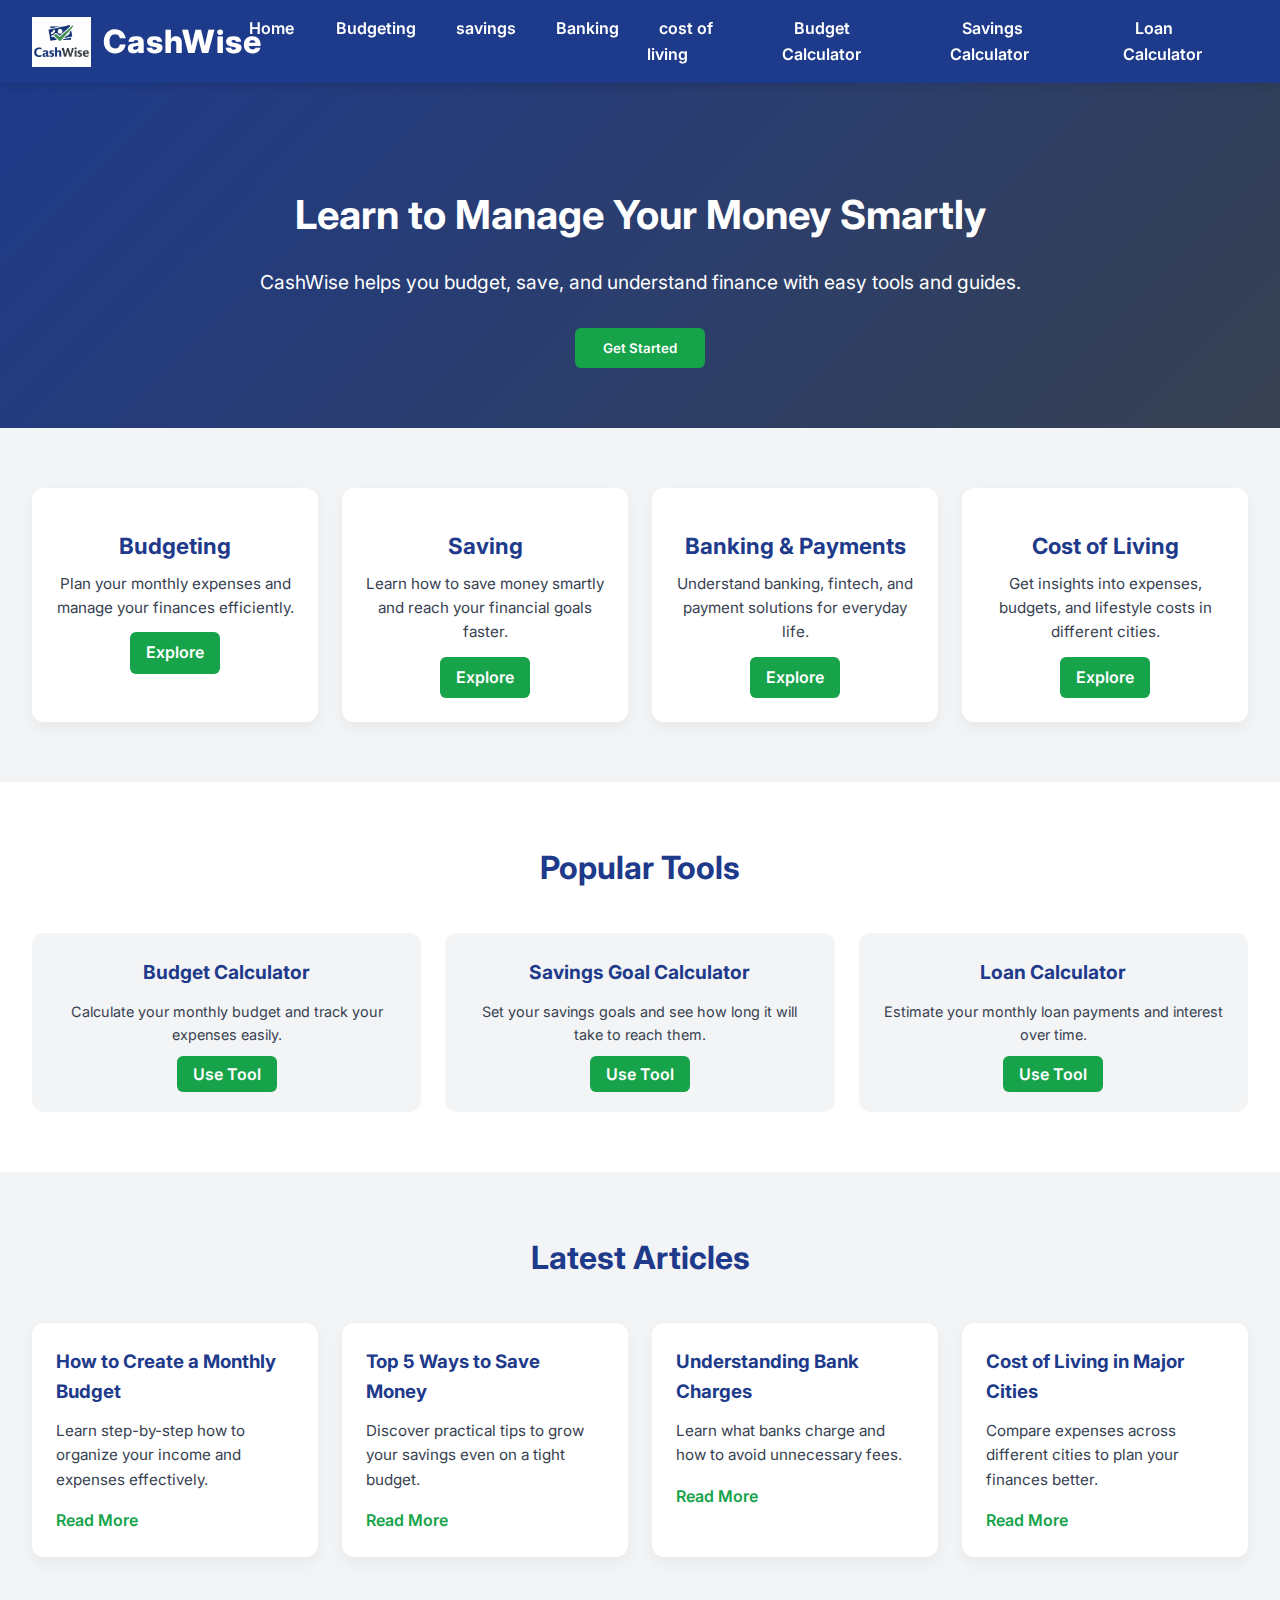
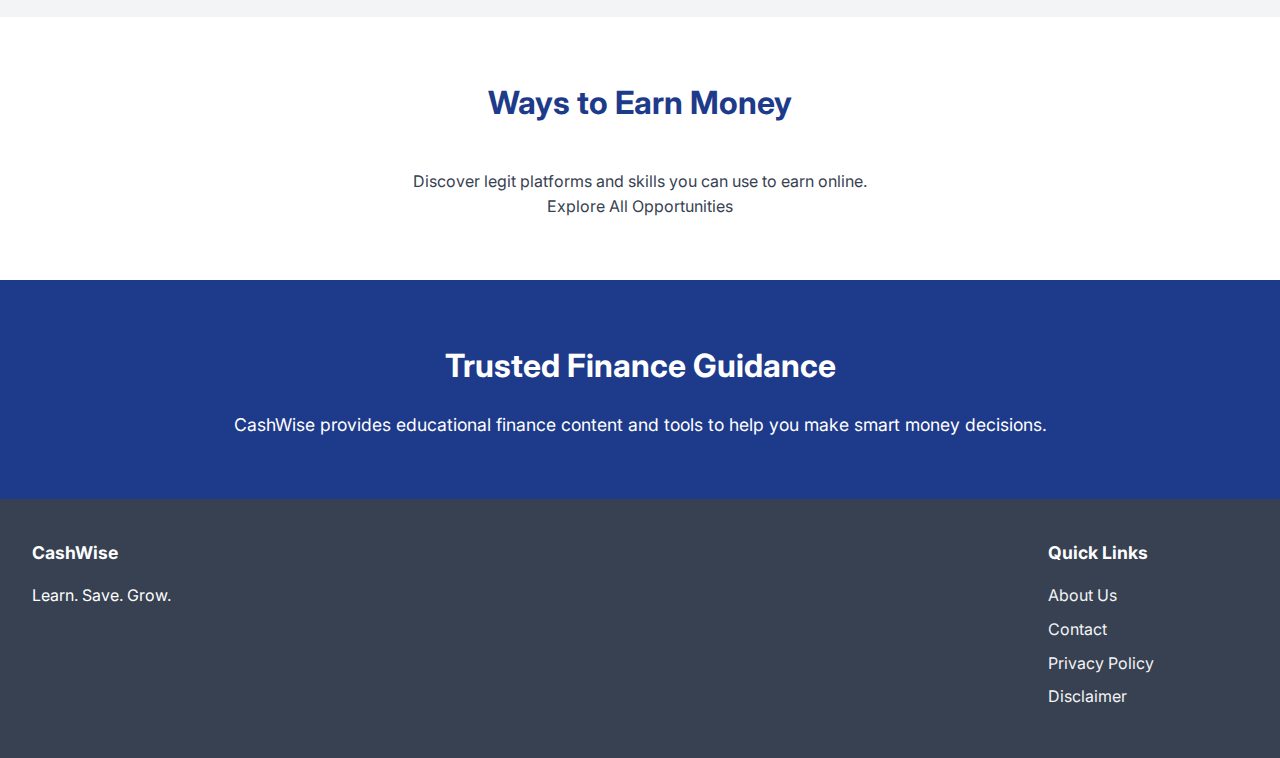
<file: index.html>
<!DOCTYPE html>
<html lang="en">
<head>
    <meta charset="UTF-8">
    <meta name="viewport" content="width=device-width, initial-scale=1.0">
    <meta name="google-site-verification" content="YU-spMNyCIPCsY8m6BMz3efXVDax8zK4Ip8DTzBIlsY" />
    <!-- Google tag (gtag.js) -->
<script async src="https://www.googletagmanager.com/gtag/js?id=G-B47QLRSB7Y"></script>
<script>
  window.dataLayer = window.dataLayer || [];
  function gtag(){dataLayer.push(arguments);}
  gtag('js', new Date());

  gtag('config', 'G-B47QLRSB7Y');
</script>
    <title>CashWise - Your Finance Guide</title>
    <link href="https://fonts.googleapis.com/css2?family=Inter:wght@400;600;700&display=swap" rel="stylesheet">
    <style>
  
/* ================= Global Styles ================= */
* {
    box-sizing: border-box;
    margin: 0;
    padding: 0;
    font-family: 'Inter', sans-serif;
}

body {
    background-color: #F3F4F6;
    color: #374151;
    line-height: 1.6;
}

a {
    text-decoration: none;
    color: inherit;
}

img {
    max-width: 100%;
    height: auto;
}

/* ================= Header ================= */
header {
    display: flex;
    align-items: center;
    justify-content: space-between;
    padding: 16px 32px;
    background-color: #1E3A8A;
    color: #FFFFFF;
    position: sticky;
    top: 0;
    z-index: 1000;
    box-shadow: 0 2px 10px rgba(0,0,0,0.15);
}

.logo {
    display: flex;
    align-items: center;
    gap: 12px;
}

.logo img {
    height: 50px;
}

.logo span {
    font-weight: 800;
    font-size: 1.8rem;
    color: #FFFFFF;
    letter-spacing: 1px;
}

/* Desktop Menu */
nav ul {
    list-style: none;
    display: flex;
    gap: 28px;
    align-items: center;
}

nav ul li a {
    color: #FFFFFF;
    font-weight: 600;
    padding: 6px 12px;
    border-radius: 6px;
    transition: all 0.3s;
    position: relative;
}

nav ul li a::after {
    content: '';
    position: absolute;
    width: 0;
    height: 2px;
    left: 0;
    bottom: 0;
    background-color: #16A34A;
    transition: width 0.3s;
}

nav ul li a:hover::after {
    width: 100%;
}

nav ul li a:hover {
    background-color: rgba(22, 163, 74, 0.15);
}

/* Mobile Menu Toggle */
.menu-toggle {
    display: none;
    flex-direction: column;
    cursor: pointer;
}

.menu-toggle span {
    background-color: #FFFFFF;
    height: 3px;
    width: 25px;
    margin: 4px 0;
    transition: all 0.3s;
}

/* ================= Hero Section ================= */
.hero {
    text-align: center;
    padding: 100px 20px 60px;
    background: linear-gradient(135deg, #1E3A8A, #374151);
    color: #FFFFFF;
}

.hero h1 {
    font-size: 2.5rem;
    margin-bottom: 20px;
}

.hero p {
    font-size: 1.2rem;
    margin-bottom: 30px;
}

.hero .cta {
    padding: 12px 28px;
    background-color: #16A34A;
    color: #FFFFFF;
    font-weight: 600;
    border: none;
    border-radius: 6px;
    cursor: pointer;
    transition: background 0.3s, transform 0.2s;
}

.hero .cta:hover {
    background-color: #13803d;
    transform: translateY(-2px);
}

/* ================= Featured Categories ================= */
.categories {
    display: grid;
    grid-template-columns: repeat(auto-fit, minmax(220px, 1fr));
    gap: 24px;
    padding: 60px 32px;
}

.category-card {
    background-color: #FFFFFF;
    padding: 24px;
    border-radius: 12px;
    text-align: center;
    box-shadow: 0 6px 15px rgba(0,0,0,0.05);
    transition: transform 0.3s, box-shadow 0.3s;
}

.category-card:hover {
    transform: translateY(-6px);
    box-shadow: 0 8px 20px rgba(0,0,0,0.1);
}

.category-card h3 {
    margin: 16px 0 8px;
    font-size: 1.4rem;
    color: #1E3A8A;
}

.category-card p {
    font-size: 0.95rem;
    color: #374151;
}

.category-card a {
    display: inline-block;
    margin-top: 12px;
    padding: 8px 16px;
    background-color: #16A34A;
    color: #FFFFFF;
    border-radius: 6px;
    font-weight: 600;
    transition: background 0.3s, transform 0.2s;
}

.category-card a:hover {
    background-color: #13803d;
    transform: translateY(-2px);
}

/* ================= Tools Section ================= */
.tools-section {
    background-color: #FFFFFF;
    padding: 60px 32px;
    text-align: center;
}

.tools-section h2 {
    font-size: 2rem;
    margin-bottom: 40px;
    color: #1E3A8A;
}

.tools-grid {
    display: grid;
    grid-template-columns: repeat(auto-fit, minmax(220px, 1fr));
    gap: 24px;
}

.tool-card {
    background-color: #F3F4F6;
    padding: 24px;
    border-radius: 12px;
    transition: transform 0.3s, box-shadow 0.3s;
}

.tool-card:hover {
    transform: translateY(-5px);
    box-shadow: 0 6px 15px rgba(0,0,0,0.1);
}

.tool-card h3 {
    font-size: 1.2rem;
    margin-bottom: 12px;
    color: #1E3A8A;
}

.tool-card p {
    font-size: 0.9rem;
    margin-bottom: 16px;
}

.tool-card a {
    padding: 8px 16px;
    background-color: #16A34A;
    color: #FFFFFF;
    border-radius: 6px;
    font-weight: 600;
    transition: background 0.3s, transform 0.2s;
}

.tool-card a:hover {
    background-color: #13803d;
    transform: translateY(-1px);
}

/* ================= Latest Articles ================= */
.articles-section {
    padding: 60px 32px;
}

.articles-section h2 {
    font-size: 2rem;
    margin-bottom: 40px;
    text-align: center;
    color: #1E3A8A;
}

.articles-grid {
    display: grid;
    grid-template-columns: repeat(auto-fit, minmax(280px, 1fr));
    gap: 24px;
}

.article-card {
    background-color: #FFFFFF;
    padding: 24px;
    border-radius: 12px;
    box-shadow: 0 6px 15px rgba(0,0,0,0.05);
    transition: transform 0.3s, box-shadow 0.3s;
}

.article-card:hover {
    transform: translateY(-5px);
    box-shadow: 0 8px 20px rgba(0,0,0,0.1);
}

.article-card h3 {
    margin-bottom: 12px;
    color: #1E3A8A;
}

.article-card p {
    font-size: 0.95rem;
    margin-bottom: 16px;
}

.article-card a {
    font-weight: 600;
    color: #16A34A;
    transition: color 0.3s;
}

.article-card a:hover {
    color: #13803d;
}

/* ================= Trust Section ================= */
.trust {
    text-align: center;
    padding: 60px 32px;
    background-color: #1E3A8A;
    color: #FFFFFF;
}

.trust h2 {
    font-size: 2rem;
    margin-bottom: 20px;
}

.trust p {
    font-size: 1.1rem;
}

/* ================= Footer ================= */
footer {
    background-color: #374151;
    color: #FFFFFF;
    padding: 40px 32px;
    display: flex;
    justify-content: space-between;
    flex-wrap: wrap;
    gap: 20px;
}

footer div {
    min-width: 200px;
}

footer h3 {
    margin-bottom: 16px;
    font-size: 1.1rem;
    color: #FFFFFF;
}

footer a {
    display: block;
    color: #F3F4F6;
    margin-bottom: 8px;
    transition: color 0.3s;
}

footer a:hover {
    color: #16A34A;
}

/* ================= Responsive ================= */
@media (max-width: 768px) {
    nav ul {
        display: none;
        flex-direction: column;
        gap: 16px;
        background-color: #1E3A8A;
        position: absolute;
        top: 70px;
        right: 0;                /* align to right edge */
        width: 100%;             /* make full width */
        max-width: 300px;        /* optional: nice card width */
        padding: 20px;
        border-radius: 0 0 8px 8px;
        box-shadow: -2px 6px 20px rgba(0,0,0,0.2);
        transition: transform 0.3s ease, opacity 0.3s ease;
    }

    nav ul.active {
        display: flex;
    }

    nav ul li a {
        display: block;
        font-size: 1.1rem;
        padding: 10px 0;
        text-align: center;
        border-radius: 6px;
    }

    .menu-toggle {
        display: flex;
    }
    /* ================= Earn CTA Styling (Inline-safe) ================= */

.earn-cta {
    background: linear-gradient(135deg, #1E3A8A, #0F172A);
    color: #FFFFFF;
    border-radius: 16px;
    margin: 60px 32px;
    padding: 80px 24px;
}

.earn-cta h2 {
    font-size: 2.2rem;
    margin-bottom: 16px;
    color: #FFFFFF;
}

.earn-cta p {
    font-size: 1.1rem;
    max-width: 600px;
    margin: 0 auto 32px;
    color: #E5E7EB;
}

/* Button look */
.earn-button {
    display: inline-block;
    padding: 14px 36px;
    background-color: #16A34A;
    color: #FFFFFF;
    font-size: 1.05rem;
    font-weight: 700;
    border-radius: 999px;
    letter-spacing: 0.5px;
    box-shadow: 0 10px 25px rgba(22, 163, 74, 0.35);
    transition: all 0.3s ease;
}

.earn-button:hover {
    background-color: #13803d;
    transform: translateY(-3px);
    box-shadow: 0 14px 35px rgba(22, 163, 74, 0.45);
}

/* ================= Mobile polish & dropdown toggle ================= */
@media (max-width: 768px) {

    /* Earn CTA section */
    .earn-cta {
        padding: 60px 20px;
    }

    .earn-cta h2 {
        font-size: 1.8rem;
        text-align: center;
    }

    .earn-cta p {
        font-size: 1rem;
        text-align: center;
    }

    .earn-button {
        width: 100%;
        max-width: 320px;
        display: block;
        margin: 20px auto 0;
    }

    /* Mobile nav dropdown toggle */
    .dropdown-menu.show {
        opacity: 1;
        visibility: visible;
        transform: translateY(0);
        position: relative; /* stack properly inside mobile menu */
        background-color: #1E3A8A; /* same as nav menu */
        border-radius: 0;
        box-shadow: none;
    }

    .dropdown-menu.show li a {
        color: #FFFFFF; /* links visible on dark background */
    }

    .dropdown-menu.show li a:hover {
        background-color: rgba(22, 163, 74, 0.3);
    }
}
}
    </style>
</head>
<body>

<!-- Header -->
<header>
    <div class="logo" style="display:flex; align-items:center; gap:12px;">
        <img src="logo.png" alt="CashWise Logo" style="height:50px;">
        <span style="font-weight:800; color:#FFFFFF; font-size:2rem; letter-spacing:1px;">CashWise</span>
    </div>
<nav>
    <div class="menu-toggle" id="menu-toggle">
        <span></span>
        <span></span>
        <span></span>
    </div>
    
    <ul id="nav-menu">
        <li><a href="index.html">Home</a></li>
        
        <li><a href="pages/budgeting.html">Budgeting</a></li>
        <li><a href="pages/saving.html">savings</a></li>
    <li><a href="pages/banking.html">Banking</a></li>
        <li><a href="pages/cost-of-living.html">cost of living</a></li>
        
        <!-- Tools Dropdown (NO PAGE LINK) -->
     
    
        <li><a href="tools/budget-calculator.html">Budget Calculator</a></li>
        <li><a href="tools/savings-calculator.html">Savings Calculator</a></li>
        <li><a href="tools/loan-calculator.html">Loan Calculator</a></li>
    </ul>
</li>

    </ul>
</li>
    </ul>
</nav>
</header>
    <!-- Hero Section -->
    <section class="hero">
        <h1>Learn to Manage Your Money Smartly</h1>
        <p>CashWise helps you budget, save, and understand finance with easy tools and guides.</p>
        <button class="cta" onclick="window.location.href='#categories'">Get Started</button>
    </section>
<!-- Adsterra Social Bar -->
<script src="https://pl28483851.effectivegatecpm.com/67/f6/db/67f6dbea94beb0d371528df1c29d2f20.js"></script>
    <!-- Featured Categories -->
    <section class="categories" id="categories">
        <div class="category-card">
            <h3>Budgeting</h3>
            <p>Plan your monthly expenses and manage your finances efficiently.</p>
            <a href="pages/budgeting.html">Explore</a>
        </div>
        <div class="category-card">
            <h3>Saving</h3>
            <p>Learn how to save money smartly and reach your financial goals faster.</p>
            <a href="pages/saving.html">Explore</a>
        </div>
        <div class="category-card">
            <h3>Banking & Payments</h3>
            <p>Understand banking, fintech, and payment solutions for everyday life.</p>
            <a href="pages/banking.html">Explore</a>
        </div>
        <div class="category-card">
            <h3>Cost of Living</h3>
            <p>Get insights into expenses, budgets, and lifestyle costs in different cities.</p>
            <a href="pages/cost-of-living.html">Explore</a>
        </div>
    </section>

    <!-- Tools Section -->
    <section class="tools-section">
        <h2>Popular Tools</h2>
        <div class="tools-grid">
            <div class="tool-card">
                <h3>Budget Calculator</h3>
                <p>Calculate your monthly budget and track your expenses easily.</p>
                <a href="tools/budget-calculator.html">Use Tool</a>
            </div>
            <div class="tool-card">
                <h3>Savings Goal Calculator</h3>
                <p>Set your savings goals and see how long it will take to reach them.</p>
                <a href="tools/savings-calculator.html">Use Tool</a>
            </div>
            <div class="tool-card">
                <h3>Loan Calculator</h3>
                <p>Estimate your monthly loan payments and interest over time.</p>
                <a href="tools/loan-calculator.html">Use Tool</a>
            </div>
        </div>
    </section>

    <!-- Latest Articles Section -->
    <section class="articles-section">
        <h2>Latest Articles</h2>
        <div class="articles-grid">
            <div class="article-card">
                <h3>How to Create a Monthly Budget</h3>
                <p>Learn step-by-step how to organize your income and expenses effectively.</p>
                <a href="article/budgetarticle.html">Read More</a>
            </div>
            <div class="article-card">
                <h3>Top 5 Ways to Save Money</h3>
                <p>Discover practical tips to grow your savings even on a tight budget.</p>
                <a href="article/top-5-ways-to-save-money.html">Read More</a>
            </div>
            <div class="article-card">
                <h3>Understanding Bank Charges</h3>
                <p>Learn what banks charge and how to avoid unnecessary fees.</p>
                <a href="article/banking-article.html">Read More</a>
            </div>
            <div class="article-card">
                <h3>Cost of Living in Major Cities</h3>
                <p>Compare expenses across different cities to plan your finances better.</p>
                <a href="article/costofliving.html">Read More</a>
            </div>
        </div>
        
    </section>
<section class="tools-section earn-cta">
    <h2>Ways to Earn Money</h2>
    <p>Discover legit platforms and skills you can use to earn online.</p>
    <a href="pages/earn.html" class="earn-button">Explore All Opportunities</a>
</section>
    <!-- Trust Statement -->
    <section class="trust">
        <h2>Trusted Finance Guidance</h2>
        <p>CashWise provides educational finance content and tools to help you make smart money decisions.</p>
    </section>

    <!-- Footer -->
    <footer>
        <div>
            <h3>CashWise</h3>
            <p>Learn. Save. Grow.</p>
        </div>
        <div>
            <h3>Quick Links</h3>
            <a href="about.html">About Us</a>
            <a href="contact.html">Contact</a>
            <a href="privacy.html">Privacy Policy</a>
            <a href="disclaimer.html">Disclaimer</a>
        </div>
    </footer>

    <!-- ================= JS for Mobile Menu ================= -->
<script>
    const toggle = document.getElementById('menu-toggle');
    const menu = document.getElementById('nav-menu');
    
    // Toggle menu on hamburger click
    toggle.addEventListener('click', (e) => {
        e.stopPropagation(); // Prevent click from bubbling
        menu.classList.toggle('active');
    });
    
    // Close menu when clicking outside
    document.addEventListener('click', (e) => {
        if (menu.classList.contains('active') &&
            !menu.contains(e.target) &&
            !toggle.contains(e.target)) {
            menu.classList.remove('active');
        }
    });
    
    // Close menu when scrolling
    window.addEventListener('scroll', () => {
        if (menu.classList.contains('active')) {
            menu.classList.remove('active');
        }
    });
</script>
<script>
    // Toggle dropdown menus on mobile
    const dropdownToggles = document.querySelectorAll('.dropdown-toggle');
    
    dropdownToggles.forEach(toggle => {
        toggle.addEventListener('click', function(e) {
            e.preventDefault(); // Prevent link navigation
            const menu = this.nextElementSibling; // the ul.dropdown-menu
            menu.classList.toggle('show'); // toggle visibility
        });
    });
    
    // Close dropdowns when clicking outside
    document.addEventListener('click', function(e) {
        dropdownToggles.forEach(toggle => {
            const menu = toggle.nextElementSibling;
            if (!toggle.contains(e.target) && !menu.contains(e.target)) {
                menu.classList.remove('show');
            }
        });
    });
</script>
    <!-- Adsterra Social Bar -->
<script src="https://pl28483851.effectivegatecpm.com/67/f6/db/67f6dbea94beb0d371528df1c29d2f20.js"></script>

</body>
</html>
</file>
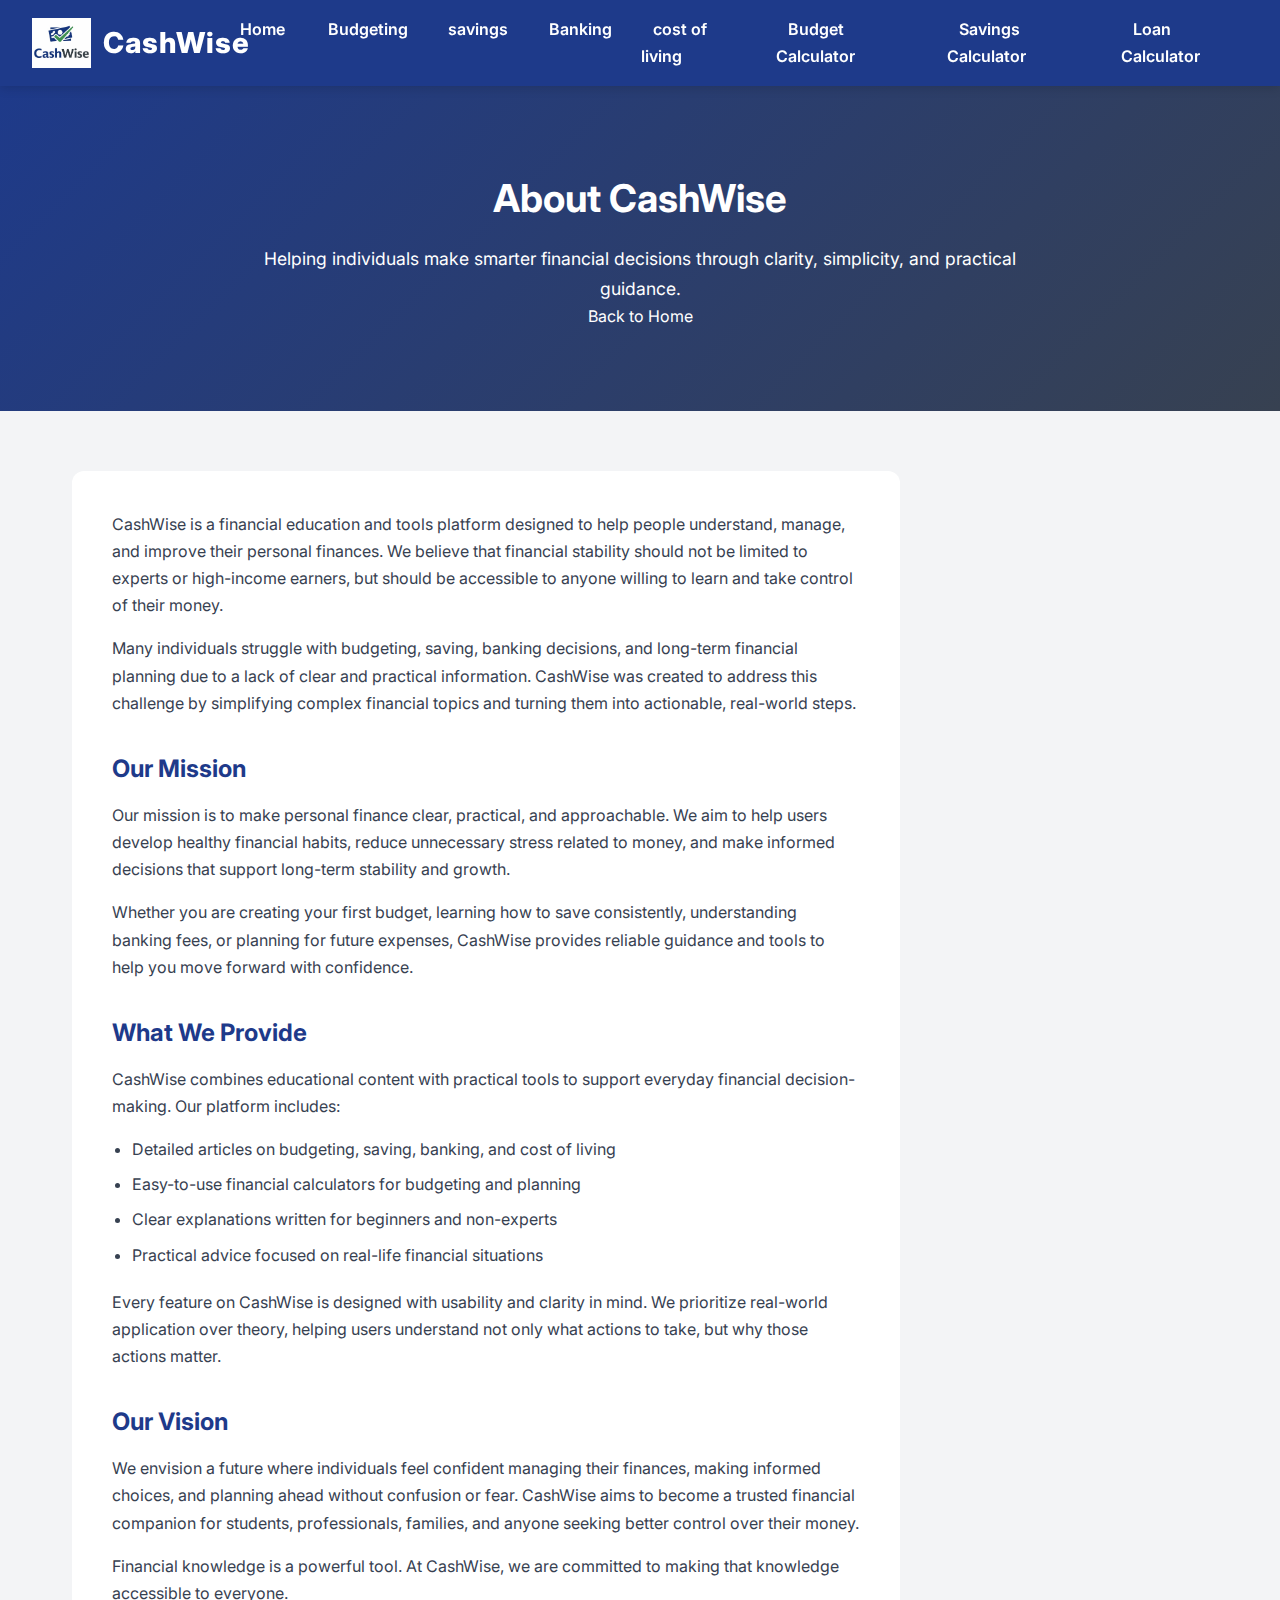
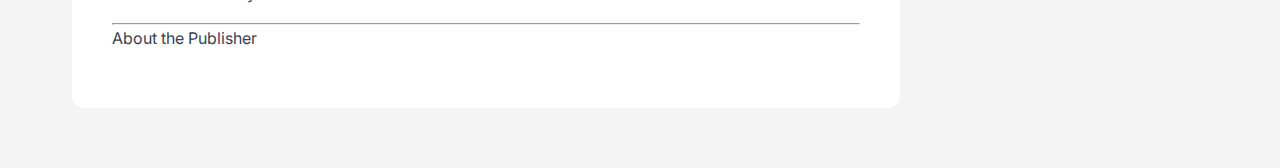
<file: about.html>
<!DOCTYPE html>
<html lang="en">
<head>
  <meta charset="UTF-8">
  <meta name="viewport" content="width=device-width, initial-scale=1.0">
  <title>About Us | CashWise</title>

  <!-- Google Font -->
  <link href="https://fonts.googleapis.com/css2?family=Inter:wght@400;600;700&display=swap" rel="stylesheet">
  <link rel="stylesheet" href="../css/global.css">
</head>
<body>

<!-- ================= Header ================= -->
<header>
  <div class="logo">
    <img src="../logo.png" alt="CashWise Logo">
    <span>CashWise</span>
  </div>

<nav>
  <div class="menu-toggle" id="menu-toggle">
    <span></span>
    <span></span>
    <span></span>
  </div>
  
  <ul id="nav-menu">
    <li><a href="index.html">Home</a></li>
    
    <li><a href="pages/budgeting.html">Budgeting</a></li>
    <li><a href="pages/saving.html">savings</a></li>
    <li><a href="pages/banking.html">Banking</a></li>
    <li><a href="pages/cost-of-living.html">cost of living</a></li>
    
    <!-- Tools Dropdown (NO PAGE LINK) -->
    
    
    <li><a href="tools/budget-calculator.html">Budget Calculator</a></li>
    <li><a href="tools/savings-calculator.html">Savings Calculator</a></li>
    <li><a href="tools/loan-calculator.html">Loan Calculator</a></li>
  </ul>
  </li>
  
  </ul>
  </li>
  </ul>
</nav>
</header>

<!-- ================= Hero ================= -->
<section class="page-hero">
  <h1>About CashWise</h1>
  <p>
    Helping individuals make smarter financial decisions through clarity,
    simplicity, and practical guidance.
  </p>
  <a href="../index.html" class="btn-home">Back to Home</a>
</section>

<!-- ================= Layout ================= -->
<section class="page-container">

<main class="content">

  <p>
    CashWise is a financial education and tools platform designed to help people
    understand, manage, and improve their personal finances. We believe that
    financial stability should not be limited to experts or high-income earners,
    but should be accessible to anyone willing to learn and take control of
    their money.
  </p>

  <p>
    Many individuals struggle with budgeting, saving, banking decisions, and
    long-term financial planning due to a lack of clear and practical information.
    CashWise was created to address this challenge by simplifying complex
    financial topics and turning them into actionable, real-world steps.
  </p>

  <h2>Our Mission</h2>

  <p>
    Our mission is to make personal finance clear, practical, and approachable.
    We aim to help users develop healthy financial habits, reduce unnecessary
    stress related to money, and make informed decisions that support long-term
    stability and growth.
  </p>

  <p>
    Whether you are creating your first budget, learning how to save consistently,
    understanding banking fees, or planning for future expenses, CashWise provides
    reliable guidance and tools to help you move forward with confidence.
  </p>

  <h2>What We Provide</h2>

  <p>
    CashWise combines educational content with practical tools to support
    everyday financial decision-making. Our platform includes:
  </p>

  <ul>
    <li>Detailed articles on budgeting, saving, banking, and cost of living</li>
    <li>Easy-to-use financial calculators for budgeting and planning</li>
    <li>Clear explanations written for beginners and non-experts</li>
    <li>Practical advice focused on real-life financial situations</li>
  </ul>

  <p>
    Every feature on CashWise is designed with usability and clarity in mind.
    We prioritize real-world application over theory, helping users understand
    not only what actions to take, but why those actions matter.
  </p>

  <h2>Our Vision</h2>

  <p>
    We envision a future where individuals feel confident managing their finances,
    making informed choices, and planning ahead without confusion or fear.
    CashWise aims to become a trusted financial companion for students,
    professionals, families, and anyone seeking better control over their money.
  </p>

  <p>
    Financial knowledge is a powerful tool. At CashWise, we are committed to
    making that knowledge accessible to everyone.
  </p>

  <hr>

<p class="publisher-link">
  <a href="publisher.html">About the Publisher</a>
</p>

</main>

</section>

<script src="../js/main.js"></script>
</body>
</html>
</file>
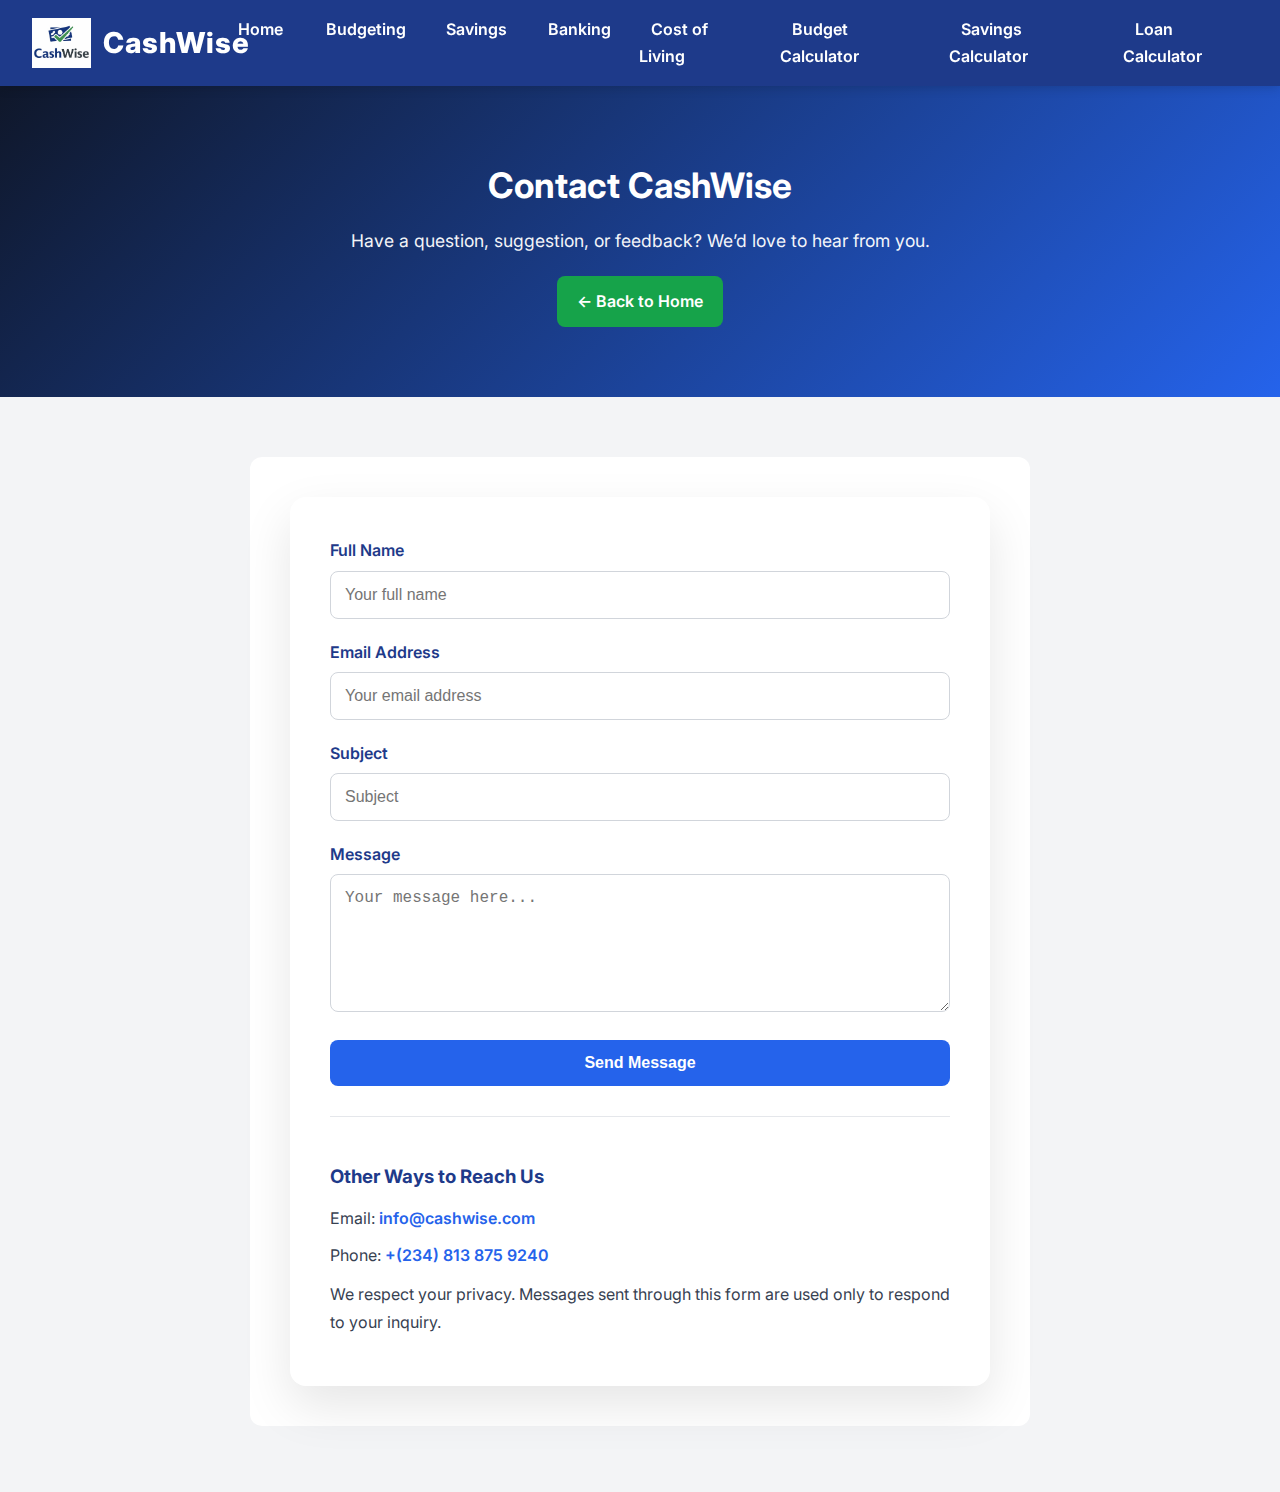
<file: contact.html>
<!DOCTYPE html>
<html lang="en">
<head>
  <meta charset="UTF-8">
  <meta name="viewport" content="width=device-width, initial-scale=1.0">
  <title>Contact Us | CashWise</title>

  <link href="https://fonts.googleapis.com/css2?family=Inter:wght@400;600;700&display=swap" rel="stylesheet">
  <link rel="stylesheet" href="../css/global.css">
  <link rel="stylesheet" href="contact.css">
</head>
<body>

<!-- Header -->
<header>
  <div class="logo">
    <img src="../logo.png" alt="CashWise Logo">
    <span>CashWise</span>
  </div>

  <nav>
    <div class="menu-toggle" id="menu-toggle">
      <span></span>
      <span></span>
      <span></span>
    </div>

    <ul id="nav-menu">
      <li><a href="../index.html">Home</a></li>
      <li><a href="budgeting.html">Budgeting</a></li>
      <li><a href="saving.html">Savings</a></li>
      <li><a href="banking.html">Banking</a></li>
      <li><a href="cost-of-living.html">Cost of Living</a></li>
      <li><a href="../tools/budget-calculator.html">Budget Calculator</a></li>
      <li><a href="../tools/savings-calculator.html">Savings Calculator</a></li>
      <li><a href="../tools/loan-calculator.html">Loan Calculator</a></li>
    </ul>
  </nav>
</header>

<!-- Hero -->
<section class="page-hero">
  <h1>Contact CashWise</h1>
  <p>Have a question, suggestion, or feedback? We’d love to hear from you.</p>
  <a href="../index.html" class="btn-home">← Back to Home</a>
</section>

<!-- Main Content -->
<section class="page-container">
  <main class="content">

    <div class="contact-card">

      <!-- CONTACT FORM -->
      <form action="https://formspree.io/f/xjggkgpe" method="POST">

        <label for="name">Full Name</label>
        <input type="text" id="name" name="name" placeholder="Your full name" required>

        <label for="email">Email Address</label>
        <input type="email" id="email" name="email" placeholder="Your email address" required>

        <label for="subject">Subject</label>
        <input type="text" id="subject" name="subject" placeholder="Subject" required>

        <label for="message">Message</label>
        <textarea id="message" name="message" rows="6" placeholder="Your message here..." required></textarea>

        <!-- Formspree configuration -->
        <input type="hidden" name="_subject" value="New Contact Message - CashWise">
        <input type="hidden" name="_redirect" value="contact2.html">

        <button type="submit">Send Message</button>
      </form>

      <!-- CONTACT INFO -->
      <div class="contact-info">
        <h3>Other Ways to Reach Us</h3>
        <p>Email: <a href="mailto:officialcashwise@gmail.com">info@cashwise.com</a></p>
        <p>Phone: <a href="tel:+2348138759240">+(234) 813 875 9240</a></p>
        <p class="privacy-note">
          We respect your privacy. Messages sent through this form are used only to respond to your inquiry.
        </p>
      </div>

    </div>

  </main>
</section>

<script src="../js/main.js"></script>
</body>
</html>
</file>
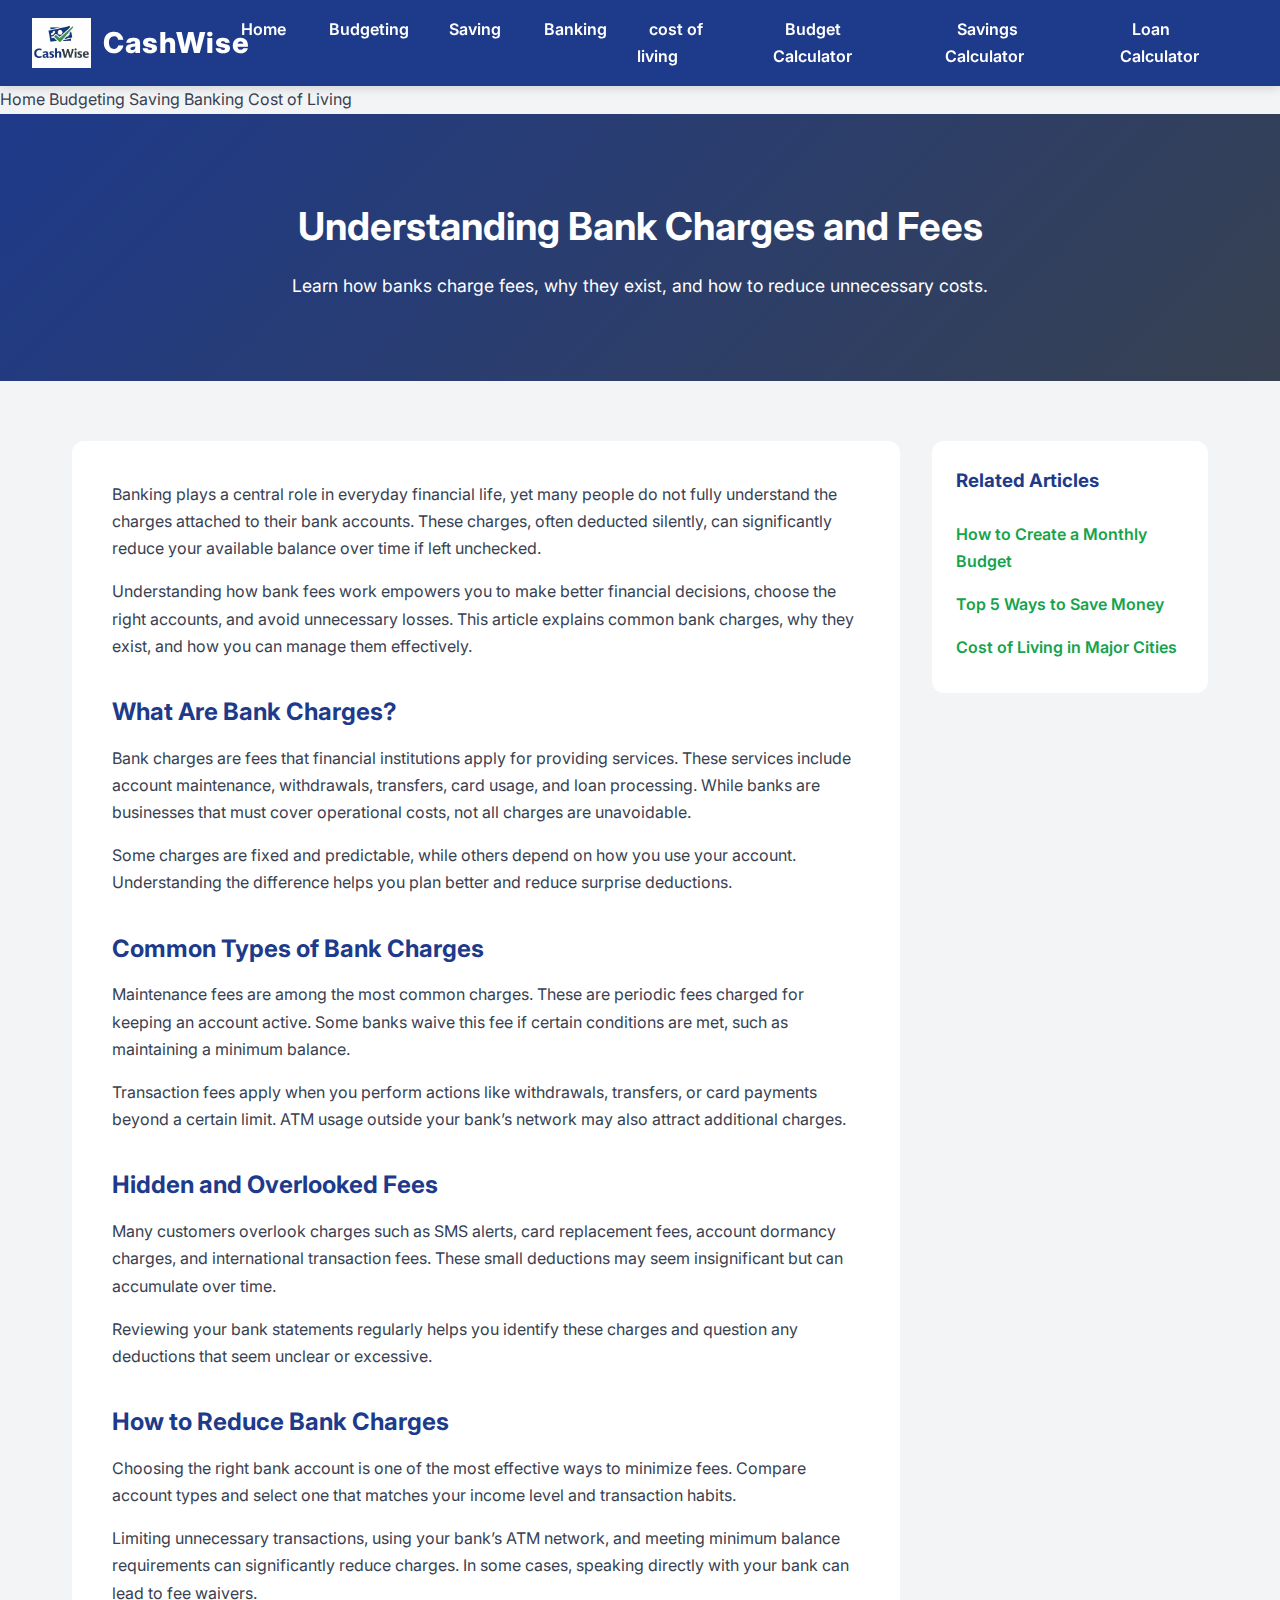
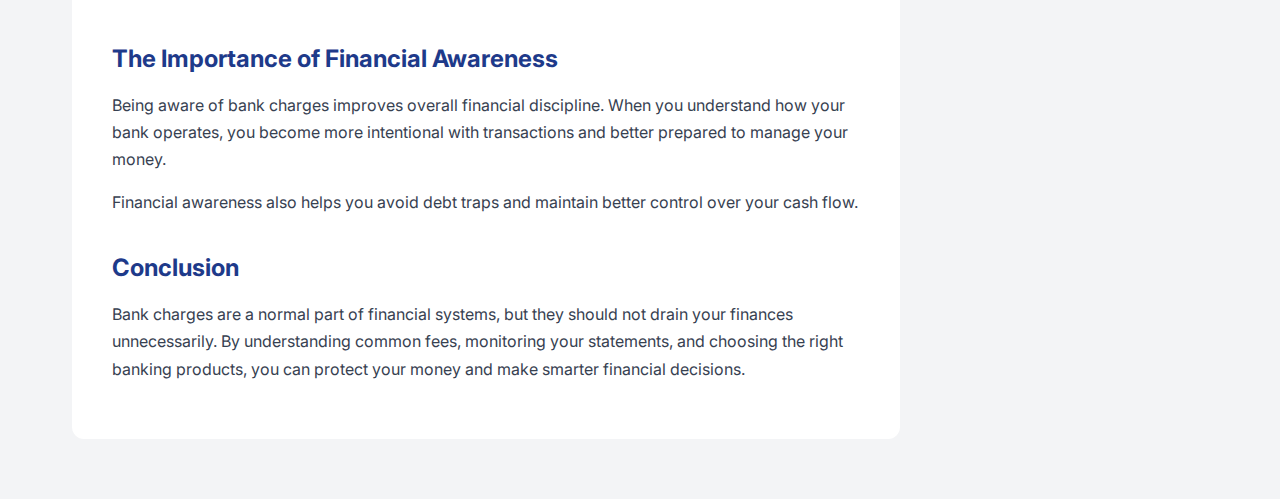
<file: article/banking-article.html>
<!DOCTYPE html>
<html lang="en">
<head>
  <meta charset="UTF-8">
  <meta name="viewport" content="width=device-width, initial-scale=1.0">
  <title>Understanding Bank Charges and Fees | CashWise</title>

  <link href="https://fonts.googleapis.com/css2?family=Inter:wght@400;600;700&display=swap" rel="stylesheet">
  <link rel="stylesheet" href="../css/global.css">
</head>
<body>

<!-- Header -->
<header>
  <div class="logo">
    <img src="../logo.png" alt="CashWise Logo">
    <span>CashWise</span>
  </div>

  <nav>
    <div class="menu-toggle" id="menu-toggle">
      <span></span><span></span><span></span>
    </div>
    <ul id="nav-menu">
      <li><a href="../index.html">Home</a></li>
      <li><a href="../pages/budgeting.html">Budgeting</a></li>
      <li><a href="../pages/saving.html">Saving</a></li>
      <li><a href="../pages/banking.html">Banking</a></li>
      <li><a href="../pages/cost-of-living.html">cost of living</a></li>
         <li><a href="../tools/budget-calculator.html">Budget Calculator</a></li>
   <li><a href="../tools/savings-calculator.html">Savings Calculator</a></li>
   <li><a href="../tools/loan-calculator.html">Loan Calculator</a></li>
        
    </ul>
  </nav>
</header>

<!-- Subcategory Navigation -->
<nav class="subcategory-nav">
  <a href="../index.html">Home</a>
  <a href="../pages/budgeting.html">Budgeting</a>
  <a href="../pages/saving.html">Saving</a>
  <a href="../pages/banking.html" class="active">Banking</a>
  <a href="../pages/cost-of-living.html">Cost of Living</a>
</nav>

<!-- Hero -->
<section class="page-hero">
  <h1>Understanding Bank Charges and Fees</h1>
  <p>Learn how banks charge fees, why they exist, and how to reduce unnecessary costs.</p>
</section>

<!-- Layout -->
<section class="page-container">

<main class="content">

  <p>
    Banking plays a central role in everyday financial life, yet many people
    do not fully understand the charges attached to their bank accounts.
    These charges, often deducted silently, can significantly reduce your
    available balance over time if left unchecked.
  </p>

  <p>
    Understanding how bank fees work empowers you to make better financial
    decisions, choose the right accounts, and avoid unnecessary losses.
    This article explains common bank charges, why they exist, and how you
    can manage them effectively.
  </p>

  <h2>What Are Bank Charges?</h2>

  <p>
    Bank charges are fees that financial institutions apply for providing
    services. These services include account maintenance, withdrawals,
    transfers, card usage, and loan processing. While banks are businesses
    that must cover operational costs, not all charges are unavoidable.
  </p>

  <p>
    Some charges are fixed and predictable, while others depend on how you
    use your account. Understanding the difference helps you plan better
    and reduce surprise deductions.
  </p>

  <h2>Common Types of Bank Charges</h2>

  <p>
    Maintenance fees are among the most common charges. These are periodic
    fees charged for keeping an account active. Some banks waive this fee
    if certain conditions are met, such as maintaining a minimum balance.
  </p>

  <p>
    Transaction fees apply when you perform actions like withdrawals,
    transfers, or card payments beyond a certain limit. ATM usage outside
    your bank’s network may also attract additional charges.
  </p>

  <h2>Hidden and Overlooked Fees</h2>

  <p>
    Many customers overlook charges such as SMS alerts, card replacement
    fees, account dormancy charges, and international transaction fees.
    These small deductions may seem insignificant but can accumulate
    over time.
  </p>

  <p>
    Reviewing your bank statements regularly helps you identify these
    charges and question any deductions that seem unclear or excessive.
  </p>

  <h2>How to Reduce Bank Charges</h2>

  <p>
    Choosing the right bank account is one of the most effective ways to
    minimize fees. Compare account types and select one that matches your
    income level and transaction habits.
  </p>

  <p>
    Limiting unnecessary transactions, using your bank’s ATM network, and
    meeting minimum balance requirements can significantly reduce charges.
    In some cases, speaking directly with your bank can lead to fee waivers.
  </p>

  <h2>The Importance of Financial Awareness</h2>

  <p>
    Being aware of bank charges improves overall financial discipline.
    When you understand how your bank operates, you become more intentional
    with transactions and better prepared to manage your money.
  </p>

  <p>
    Financial awareness also helps you avoid debt traps and maintain better
    control over your cash flow.
  </p>

  <h2>Conclusion</h2>

  <p>
    Bank charges are a normal part of financial systems, but they should not
    drain your finances unnecessarily. By understanding common fees,
    monitoring your statements, and choosing the right banking products,
    you can protect your money and make smarter financial decisions.
  </p>

</main>

<aside class="sidebar">
  <h3>Related Articles</h3>
  <a href="articlebudget.html">How to Create a Monthly Budget</a>
  <a href="top-5-ways-to-save-money.html">Top 5 Ways to Save Money</a>
  <a href="costofliving-article.html">Cost of Living in Major Cities</a>
</aside>

</section>

<script src="../js/main.js"></script>
</body>
</html>
</file>
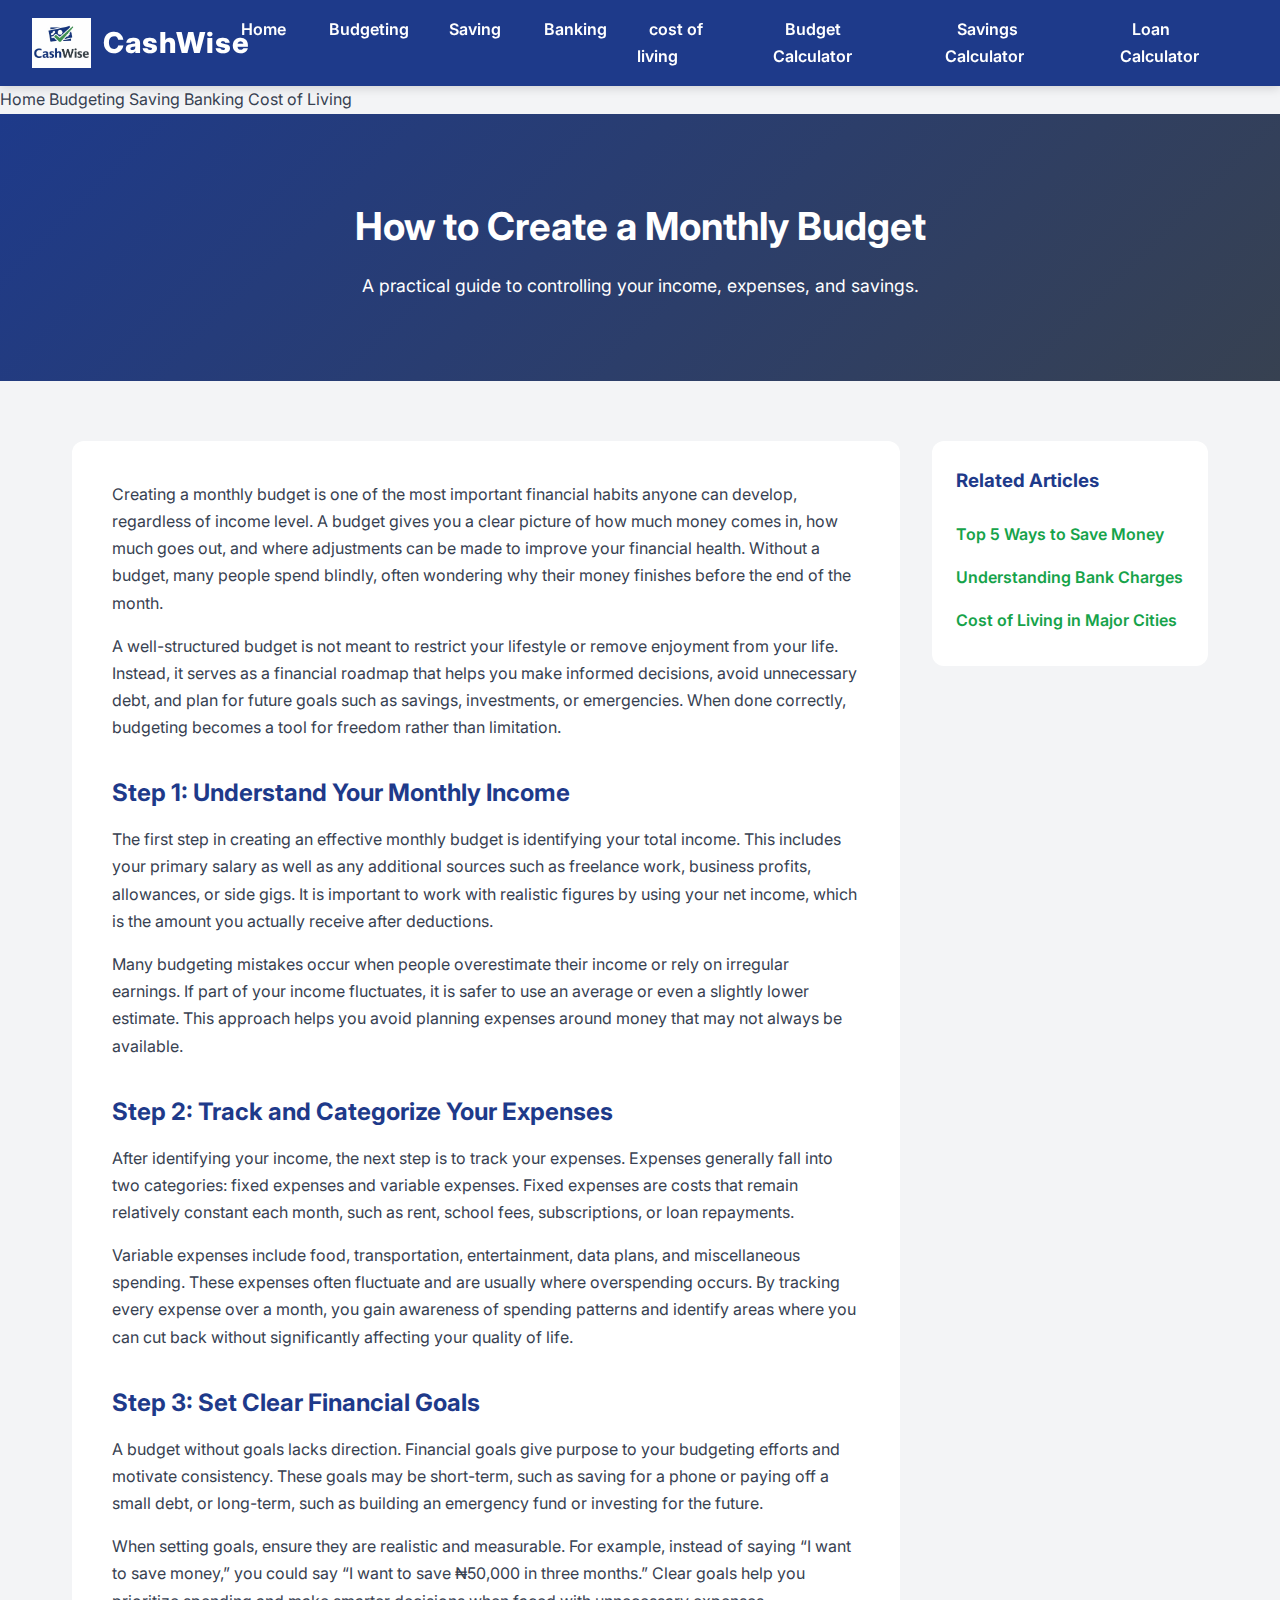
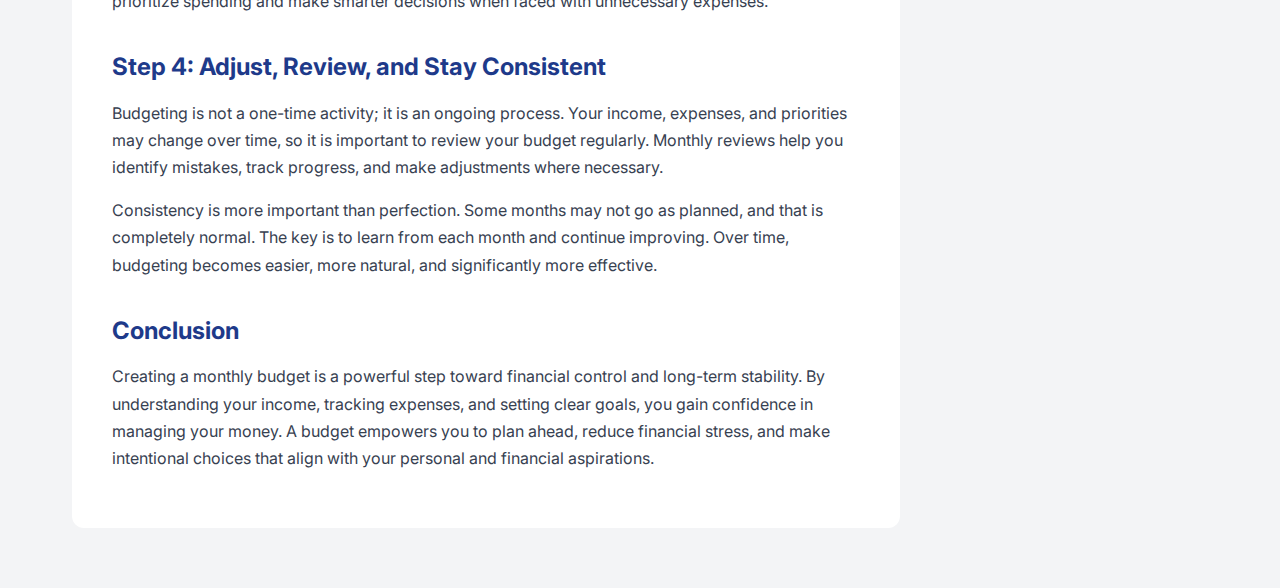
<file: article/budgetarticle.html>
<!DOCTYPE html>
<html lang="en">
<head>
  <meta charset="UTF-8">
  <meta name="viewport" content="width=device-width, initial-scale=1.0">
  <title>How to Create a Monthly Budget | CashWise</title>

  <link href="https://fonts.googleapis.com/css2?family=Inter:wght@400;600;700&display=swap" rel="stylesheet">
  <link rel="stylesheet" href="../css/global.css">
</head>
<body>

<!-- Header -->
<header>
  <div class="logo">
    <img src="../logo.png" alt="CashWise Logo">
    <span>CashWise</span>
  </div>

  <nav>
    <div class="menu-toggle" id="menu-toggle">
      <span></span><span></span><span></span>
    </div>
    <ul id="nav-menu">
      <li><a href="../index.html">Home</a></li>
      <li><a href="../pages/budgeting.html">Budgeting</a></li>
      <li><a href="../pages/saving.html">Saving</a></li>
      <li><a href="../pages/banking.html">Banking</a></li>
      <li><a href="../pages/cost-of-living.html">cost of living</a></li>
      <li><a href="../tools/budget-calculator.html">Budget Calculator</a></li>
      <li><a href="../tools/savings-calculator.html">Savings Calculator</a></li>
      <li><a href="../tools/loan-calculator.html">Loan Calculator</a></li>
      
    </ul>
  </nav>
</header>
<nav class="subcategory-nav">
  <a href="../index.html">Home</a>
  <a href="../pages/budgeting.html" class="active">Budgeting</a>
  <a href="../pages/saving.html">Saving</a>
  <a href="../pages/banking.html">Banking</a>
  <a href="../pages/cost-of-living.html">Cost of Living</a>
</nav>
<!-- Hero -->
<section class="page-hero">
  <h1>How to Create a Monthly Budget</h1>
  <p>A practical guide to controlling your income, expenses, and savings.</p>
</section>

<!-- Layout -->
<section class="page-container">

<main class="content">
  
  <p>
    Creating a monthly budget is one of the most important financial habits
    anyone can develop, regardless of income level. A budget gives you a clear
    picture of how much money comes in, how much goes out, and where adjustments
    can be made to improve your financial health. Without a budget, many people
    spend blindly, often wondering why their money finishes before the end of
    the month.
  </p>
  
  <p>
    A well-structured budget is not meant to restrict your lifestyle or remove
    enjoyment from your life. Instead, it serves as a financial roadmap that
    helps you make informed decisions, avoid unnecessary debt, and plan for
    future goals such as savings, investments, or emergencies. When done
    correctly, budgeting becomes a tool for freedom rather than limitation.
  </p>
  
  <h2>Step 1: Understand Your Monthly Income</h2>
  
  <p>
    The first step in creating an effective monthly budget is identifying your
    total income. This includes your primary salary as well as any additional
    sources such as freelance work, business profits, allowances, or side gigs.
    It is important to work with realistic figures by using your net income,
    which is the amount you actually receive after deductions.
  </p>
  
  <p>
    Many budgeting mistakes occur when people overestimate their income or rely
    on irregular earnings. If part of your income fluctuates, it is safer to use
    an average or even a slightly lower estimate. This approach helps you avoid
    planning expenses around money that may not always be available.
  </p>
  
  <h2>Step 2: Track and Categorize Your Expenses</h2>
  
  <p>
    After identifying your income, the next step is to track your expenses.
    Expenses generally fall into two categories: fixed expenses and variable
    expenses. Fixed expenses are costs that remain relatively constant each
    month, such as rent, school fees, subscriptions, or loan repayments.
  </p>
  
  <p>
    Variable expenses include food, transportation, entertainment, data plans,
    and miscellaneous spending. These expenses often fluctuate and are usually
    where overspending occurs. By tracking every expense over a month, you gain
    awareness of spending patterns and identify areas where you can cut back
    without significantly affecting your quality of life.
  </p>
  
  <h2>Step 3: Set Clear Financial Goals</h2>
  
  <p>
    A budget without goals lacks direction. Financial goals give purpose to your
    budgeting efforts and motivate consistency. These goals may be short-term,
    such as saving for a phone or paying off a small debt, or long-term, such as
    building an emergency fund or investing for the future.
  </p>
  
  <p>
    When setting goals, ensure they are realistic and measurable. For example,
    instead of saying “I want to save money,” you could say “I want to save
    ₦50,000 in three months.” Clear goals help you prioritize spending and make
    smarter decisions when faced with unnecessary expenses.
  </p>
  
  <h2>Step 4: Adjust, Review, and Stay Consistent</h2>
  
  <p>
    Budgeting is not a one-time activity; it is an ongoing process. Your income,
    expenses, and priorities may change over time, so it is important to review
    your budget regularly. Monthly reviews help you identify mistakes, track
    progress, and make adjustments where necessary.
  </p>
  
  <p>
    Consistency is more important than perfection. Some months may not go as
    planned, and that is completely normal. The key is to learn from each month
    and continue improving. Over time, budgeting becomes easier, more natural,
    and significantly more effective.
  </p>
  
  <h2>Conclusion</h2>
  
  <p>
    Creating a monthly budget is a powerful step toward financial control and
    long-term stability. By understanding your income, tracking expenses, and
    setting clear goals, you gain confidence in managing your money. A budget
    empowers you to plan ahead, reduce financial stress, and make intentional
    choices that align with your personal and financial aspirations.
  </p>
  
</main>

  <aside class="sidebar">
    <h3>Related Articles</h3>
    <a href="top-5-ways-to-save-money.html">Top 5 Ways to Save Money</a>
    <a href="banking-article.html">Understanding Bank Charges</a>
    <a href="costofliving-article.html">Cost of Living in Major Cities</a>
  </aside>

</section>

<script src="../js/main.js"></script>
</body>
</html>
</file>
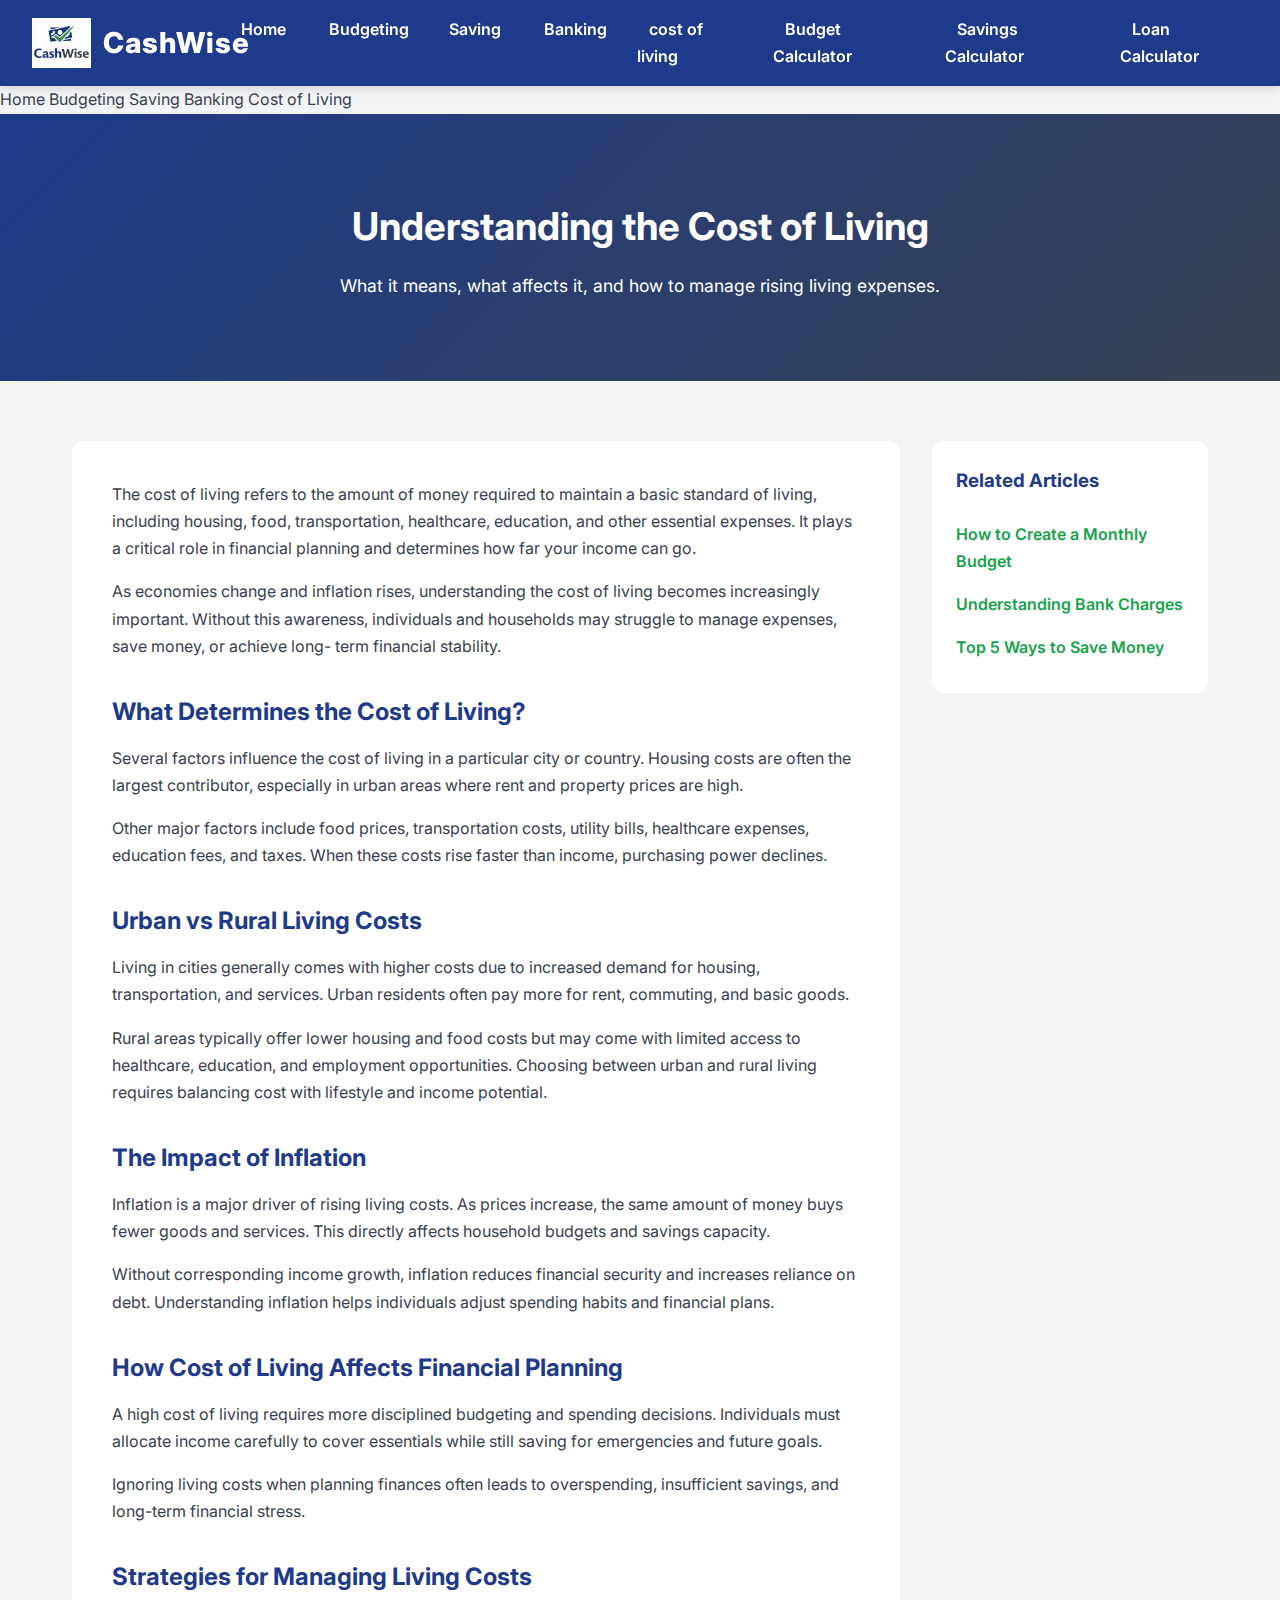
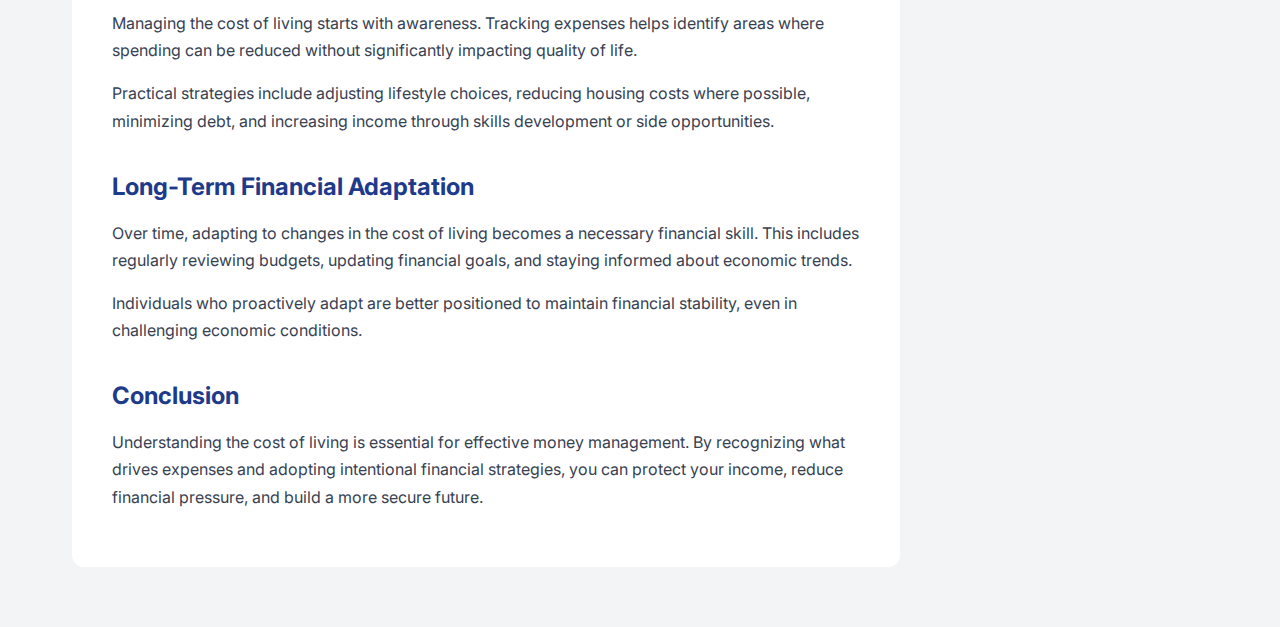
<file: article/costofliving.html>
<!DOCTYPE html>
<html lang="en">
<head>
  <meta charset="UTF-8">
  <meta name="viewport" content="width=device-width, initial-scale=1.0">
  <title>Understanding the Cost of Living | CashWise</title>

  <link href="https://fonts.googleapis.com/css2?family=Inter:wght@400;600;700&display=swap" rel="stylesheet">
  <link rel="stylesheet" href="../css/global.css">
</head>
<body>

<!-- Header -->
<header>
  <div class="logo">
    <img src="../logo.png" alt="CashWise Logo">
    <span>CashWise</span>
  </div>

  <nav>
    <div class="menu-toggle" id="menu-toggle">
      <span></span><span></span><span></span>
    </div>
    <ul id="nav-menu">
      <li><a href="../index.html">Home</a></li>
      <li><a href="../pages/budgeting.html">Budgeting</a></li>
      <li><a href="../pages/saving.html">Saving</a></li>
      <li><a href="../pages/banking.html">Banking</a></li>
      <li><a href="../pages/cost-of-living.html">cost of living</a></li>
      <li><a href="../tools/budget-calculator.html">Budget Calculator</a></li>
      <li><a href="../tools/savings-calculator.html">Savings Calculator</a></li>
      <li><a href="../tools/loan-calculator.html">Loan Calculator</a></li>
      
    </ul>
  </nav>
</header>

<!-- Subcategory Navigation -->
<nav class="subcategory-nav">
  <a href="../index.html">Home</a>
  <a href="../pages/budgeting.html">Budgeting</a>
  <a href="../pages/saving.html">Saving</a>
  <a href="../pages/banking.html">Banking</a>
  <a href="../pages/cost-of-living.html" class="active">Cost of Living</a>
</nav>

<!-- Hero -->
<section class="page-hero">
  <h1>Understanding the Cost of Living</h1>
  <p>What it means, what affects it, and how to manage rising living expenses.</p>
</section>

<!-- Layout -->
<section class="page-container">

<main class="content">

  <p>
    The cost of living refers to the amount of money required to maintain a
    basic standard of living, including housing, food, transportation,
    healthcare, education, and other essential expenses. It plays a critical
    role in financial planning and determines how far your income can go.
  </p>

  <p>
    As economies change and inflation rises, understanding the cost of living
    becomes increasingly important. Without this awareness, individuals and
    households may struggle to manage expenses, save money, or achieve long-
    term financial stability.
  </p>

  <h2>What Determines the Cost of Living?</h2>

  <p>
    Several factors influence the cost of living in a particular city or
    country. Housing costs are often the largest contributor, especially in
    urban areas where rent and property prices are high.
  </p>

  <p>
    Other major factors include food prices, transportation costs, utility
    bills, healthcare expenses, education fees, and taxes. When these costs
    rise faster than income, purchasing power declines.
  </p>

  <h2>Urban vs Rural Living Costs</h2>

  <p>
    Living in cities generally comes with higher costs due to increased demand
    for housing, transportation, and services. Urban residents often pay more
    for rent, commuting, and basic goods.
  </p>

  <p>
    Rural areas typically offer lower housing and food costs but may come with
    limited access to healthcare, education, and employment opportunities.
    Choosing between urban and rural living requires balancing cost with
    lifestyle and income potential.
  </p>

  <h2>The Impact of Inflation</h2>

  <p>
    Inflation is a major driver of rising living costs. As prices increase,
    the same amount of money buys fewer goods and services. This directly
    affects household budgets and savings capacity.
  </p>

  <p>
    Without corresponding income growth, inflation reduces financial security
    and increases reliance on debt. Understanding inflation helps individuals
    adjust spending habits and financial plans.
  </p>

  <h2>How Cost of Living Affects Financial Planning</h2>

  <p>
    A high cost of living requires more disciplined budgeting and spending
    decisions. Individuals must allocate income carefully to cover essentials
    while still saving for emergencies and future goals.
  </p>

  <p>
    Ignoring living costs when planning finances often leads to overspending,
    insufficient savings, and long-term financial stress.
  </p>

  <h2>Strategies for Managing Living Costs</h2>

  <p>
    Managing the cost of living starts with awareness. Tracking expenses helps
    identify areas where spending can be reduced without significantly
    impacting quality of life.
  </p>

  <p>
    Practical strategies include adjusting lifestyle choices, reducing housing
    costs where possible, minimizing debt, and increasing income through
    skills development or side opportunities.
  </p>

  <h2>Long-Term Financial Adaptation</h2>

  <p>
    Over time, adapting to changes in the cost of living becomes a necessary
    financial skill. This includes regularly reviewing budgets, updating
    financial goals, and staying informed about economic trends.
  </p>

  <p>
    Individuals who proactively adapt are better positioned to maintain
    financial stability, even in challenging economic conditions.
  </p>

  <h2>Conclusion</h2>

  <p>
    Understanding the cost of living is essential for effective money
    management. By recognizing what drives expenses and adopting intentional
    financial strategies, you can protect your income, reduce financial
    pressure, and build a more secure future.
  </p>

</main>

<aside class="sidebar">
  <h3>Related Articles</h3>
  <a href="articlebudget.html">How to Create a Monthly Budget</a>
  <a href="banking-article.html">Understanding Bank Charges</a>
  <a href="top-5-ways-to-save-money.html">Top 5 Ways to Save Money</a>
</aside>

</section>

<script src="../js/main.js"></script>
</body>
</html>
</file>
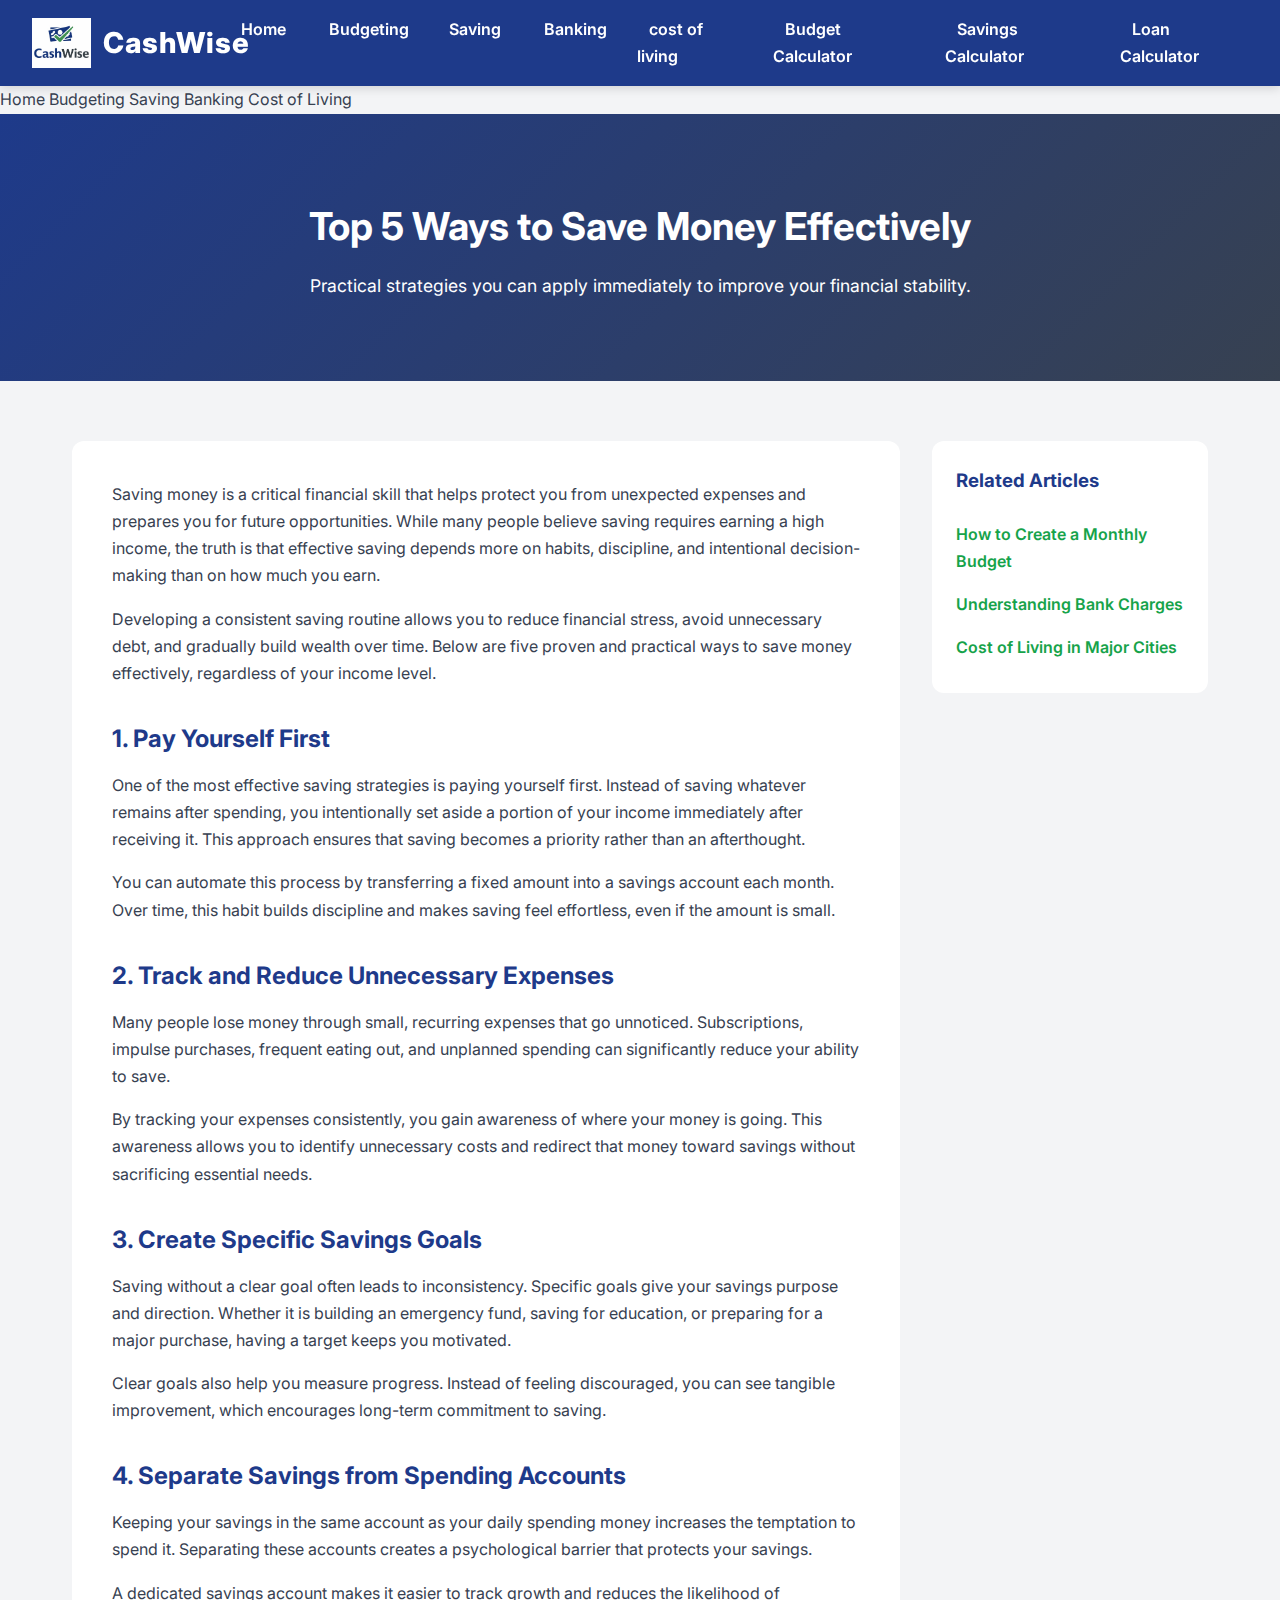
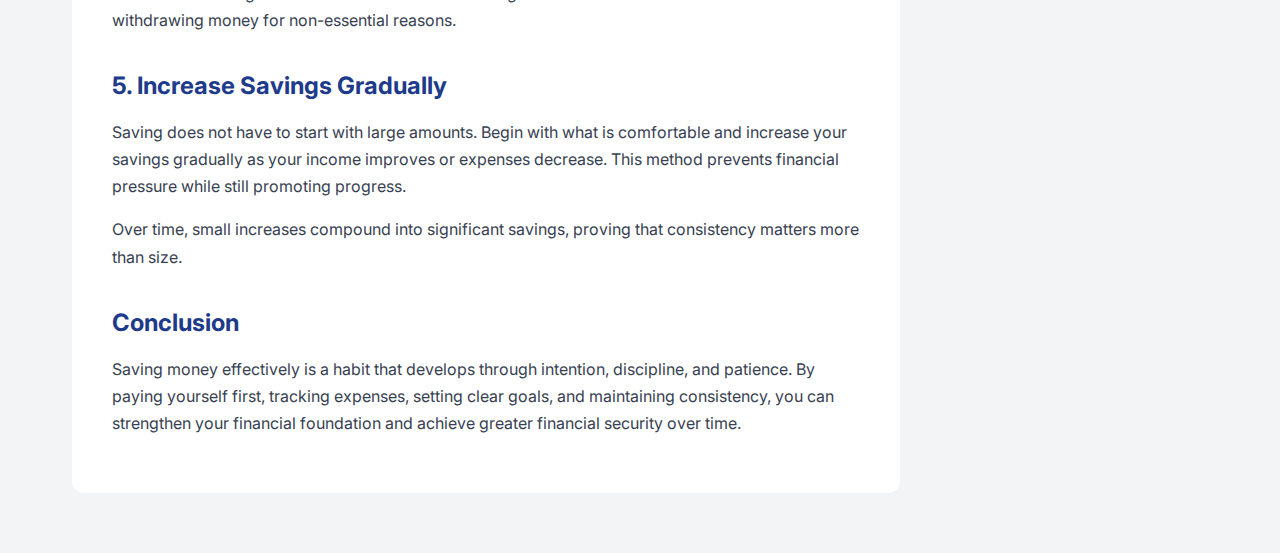
<file: article/top-5-ways-to-save-money.html>
<!DOCTYPE html>
<html lang="en">
<head>
  <meta charset="UTF-8">
  <meta name="viewport" content="width=device-width, initial-scale=1.0">
  <title>Top 5 Ways to Save Money | CashWise</title>

  <link href="https://fonts.googleapis.com/css2?family=Inter:wght@400;600;700&display=swap" rel="stylesheet">
  <link rel="stylesheet" href="../css/global.css">
</head>
<body>

<!-- Header -->
<header>
  <div class="logo">
    <img src="../logo.png" alt="CashWise Logo">
    <span>CashWise</span>
  </div>

  <nav>
    <div class="menu-toggle" id="menu-toggle">
      <span></span><span></span><span></span>
    </div>
    <ul id="nav-menu">
      <li><a href="../index.html">Home</a></li>
      <li><a href="../pages/budgeting.html">Budgeting</a></li>
      <li><a href="../pages/saving.html">Saving</a></li>
      <li><a href="../pages/banking.html">Banking</a></li>
      <li><a href="../pages/cost-of-living.html">cost of living</a></li>
      <li><a href="../tools/budget-calculator.html">Budget Calculator</a></li>
      <li><a href="../tools/savings-calculator.html">Savings Calculator</a></li>
      <li><a href="../tools/loan-calculator.html">Loan Calculator</a></li>
      
    </ul>
  </nav>
</header>

<!-- Subcategory Navigation -->
<nav class="subcategory-nav">
  <a href="../index.html">Home</a>
  <a href="../pages/budgeting.html">Budgeting</a>
  <a href="../pages/saving.html" class="active">Saving</a>
  <a href="../pages/banking.html">Banking</a>
  <a href="../pages/cost-of-living.html">Cost of Living</a>
</nav>

<!-- Hero -->
<section class="page-hero">
  <h1>Top 5 Ways to Save Money Effectively</h1>
  <p>Practical strategies you can apply immediately to improve your financial stability.</p>
</section>

<!-- Layout -->
<section class="page-container">

<main class="content">

  <p>
    Saving money is a critical financial skill that helps protect you from
    unexpected expenses and prepares you for future opportunities. While many
    people believe saving requires earning a high income, the truth is that
    effective saving depends more on habits, discipline, and intentional
    decision-making than on how much you earn.
  </p>

  <p>
    Developing a consistent saving routine allows you to reduce financial
    stress, avoid unnecessary debt, and gradually build wealth over time.
    Below are five proven and practical ways to save money effectively,
    regardless of your income level.
  </p>

  <h2>1. Pay Yourself First</h2>

  <p>
    One of the most effective saving strategies is paying yourself first.
    Instead of saving whatever remains after spending, you intentionally set
    aside a portion of your income immediately after receiving it. This
    approach ensures that saving becomes a priority rather than an afterthought.
  </p>

  <p>
    You can automate this process by transferring a fixed amount into a
    savings account each month. Over time, this habit builds discipline and
    makes saving feel effortless, even if the amount is small.
  </p>

  <h2>2. Track and Reduce Unnecessary Expenses</h2>

  <p>
    Many people lose money through small, recurring expenses that go unnoticed.
    Subscriptions, impulse purchases, frequent eating out, and unplanned
    spending can significantly reduce your ability to save.
  </p>

  <p>
    By tracking your expenses consistently, you gain awareness of where your
    money is going. This awareness allows you to identify unnecessary costs and
    redirect that money toward savings without sacrificing essential needs.
  </p>

  <h2>3. Create Specific Savings Goals</h2>

  <p>
    Saving without a clear goal often leads to inconsistency. Specific goals
    give your savings purpose and direction. Whether it is building an
    emergency fund, saving for education, or preparing for a major purchase,
    having a target keeps you motivated.
  </p>

  <p>
    Clear goals also help you measure progress. Instead of feeling discouraged,
    you can see tangible improvement, which encourages long-term commitment to
    saving.
  </p>

  <h2>4. Separate Savings from Spending Accounts</h2>

  <p>
    Keeping your savings in the same account as your daily spending money
    increases the temptation to spend it. Separating these accounts creates a
    psychological barrier that protects your savings.
  </p>

  <p>
    A dedicated savings account makes it easier to track growth and reduces the
    likelihood of withdrawing money for non-essential reasons.
  </p>

  <h2>5. Increase Savings Gradually</h2>

  <p>
    Saving does not have to start with large amounts. Begin with what is
    comfortable and increase your savings gradually as your income improves or
    expenses decrease. This method prevents financial pressure while still
    promoting progress.
  </p>

  <p>
    Over time, small increases compound into significant savings, proving that
    consistency matters more than size.
  </p>

  <h2>Conclusion</h2>

  <p>
    Saving money effectively is a habit that develops through intention,
    discipline, and patience. By paying yourself first, tracking expenses,
    setting clear goals, and maintaining consistency, you can strengthen your
    financial foundation and achieve greater financial security over time.
  </p>

</main>

<aside class="sidebar">
  <h3>Related Articles</h3>
     <a href="budgetarticle.html">How to Create a Monthly Budget</a>
   <a href="banking-article.html">Understanding Bank Charges</a>
   <a href="costofliving-article.html">Cost of Living in Major Cities</a>
</aside>

</section>

<script src="../js/main.js"></script>
</body>
</html>
</file>
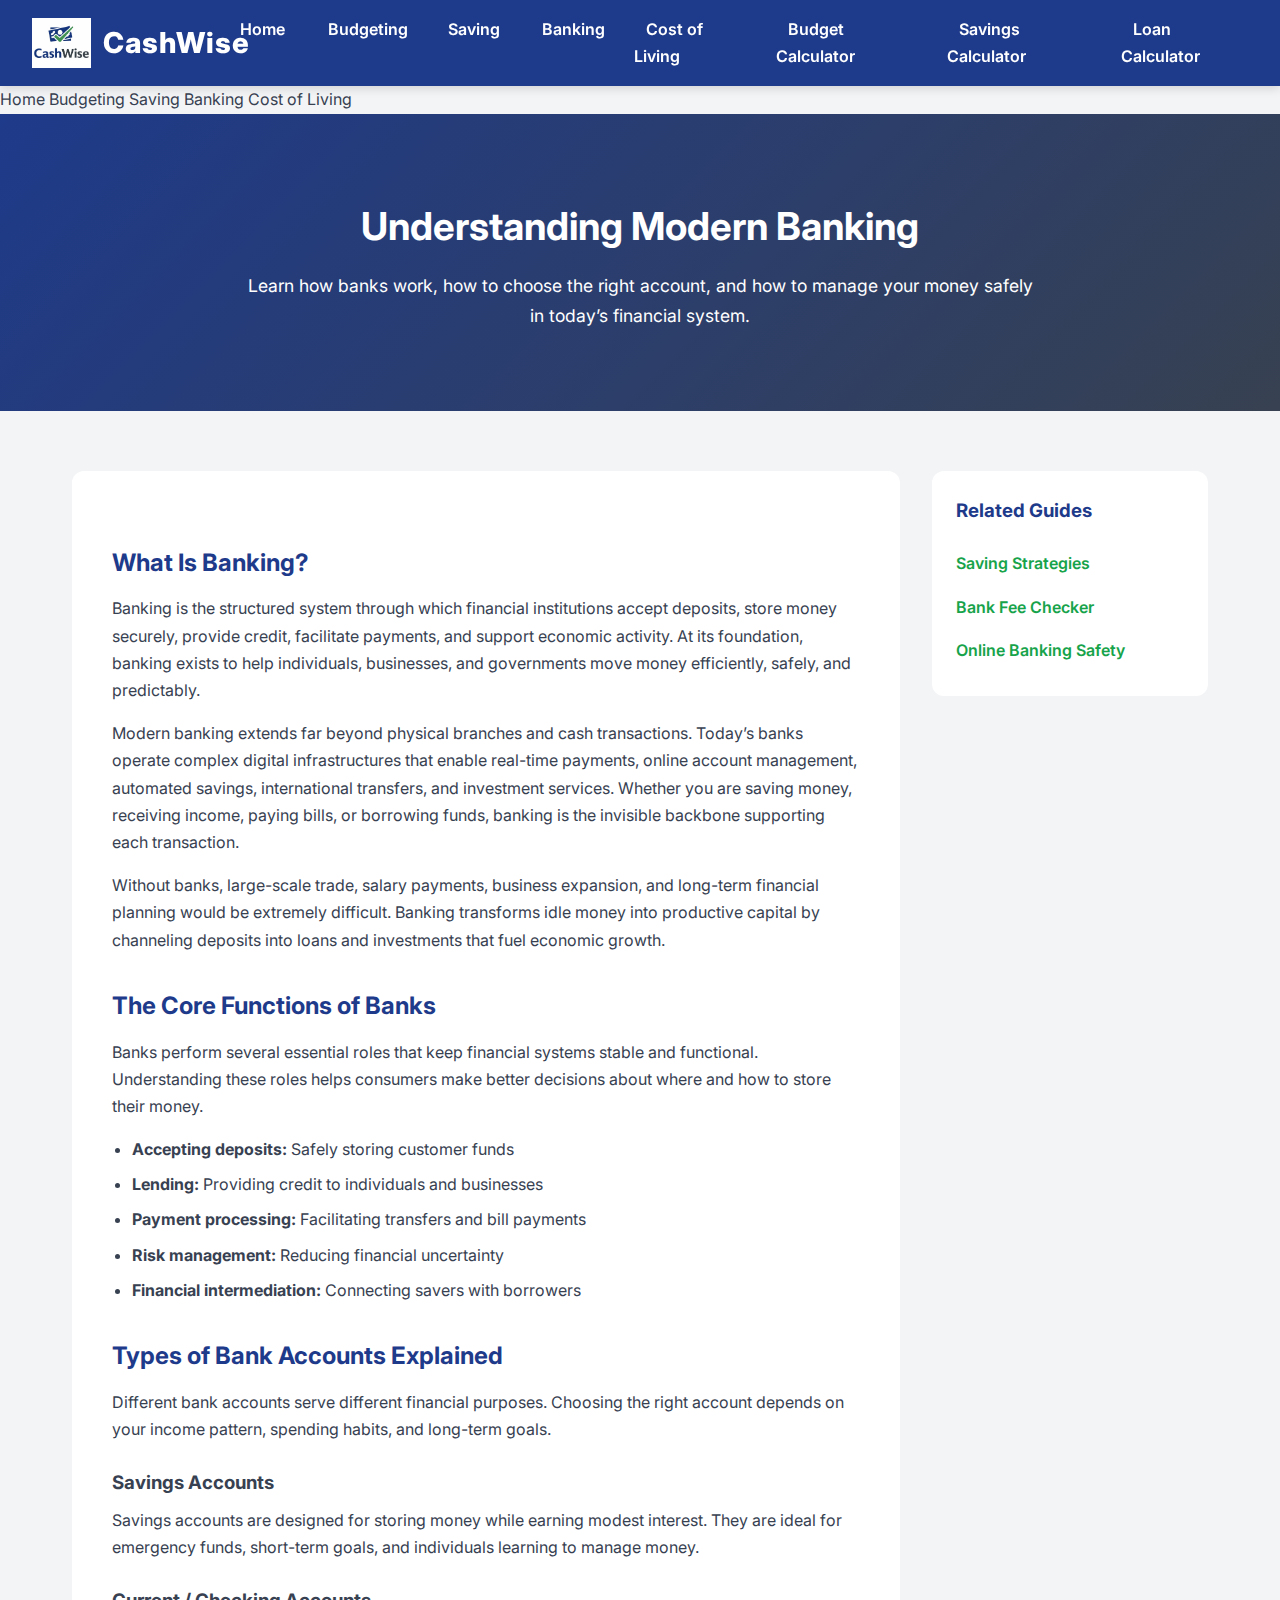
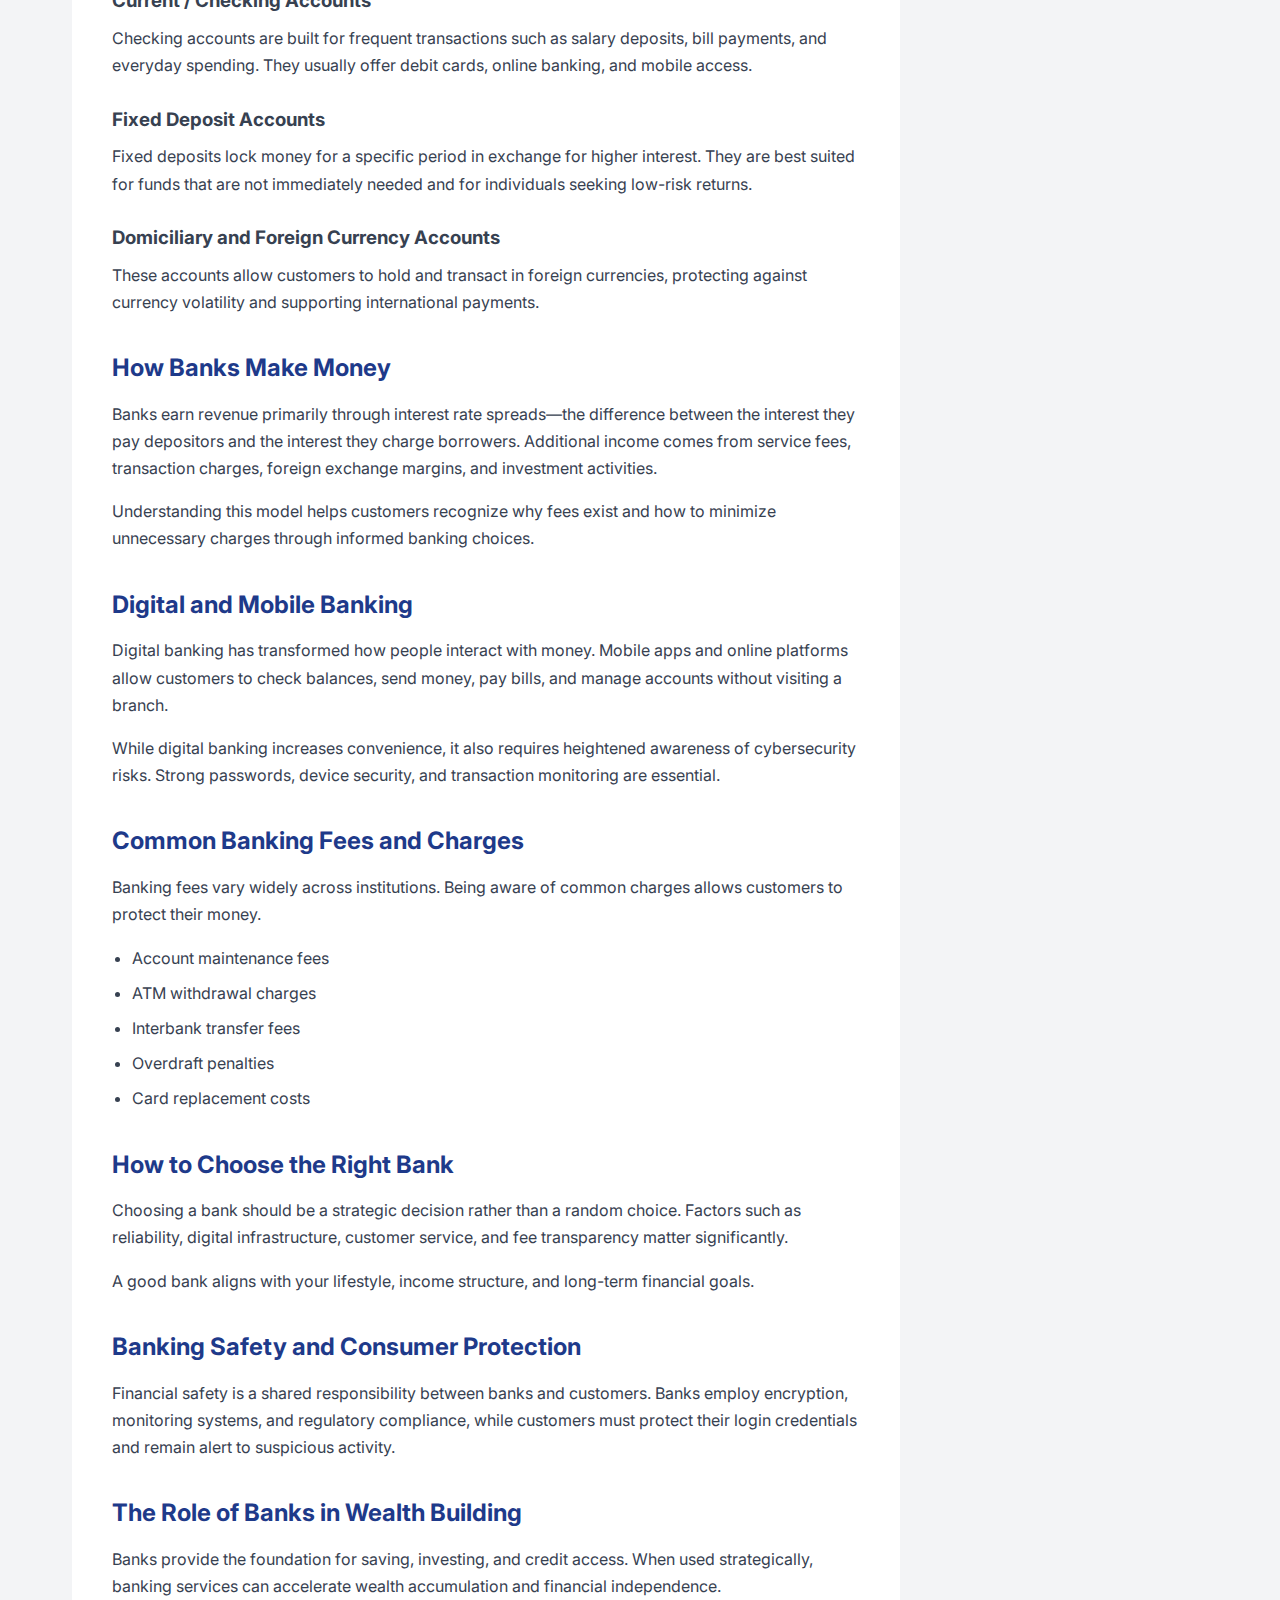
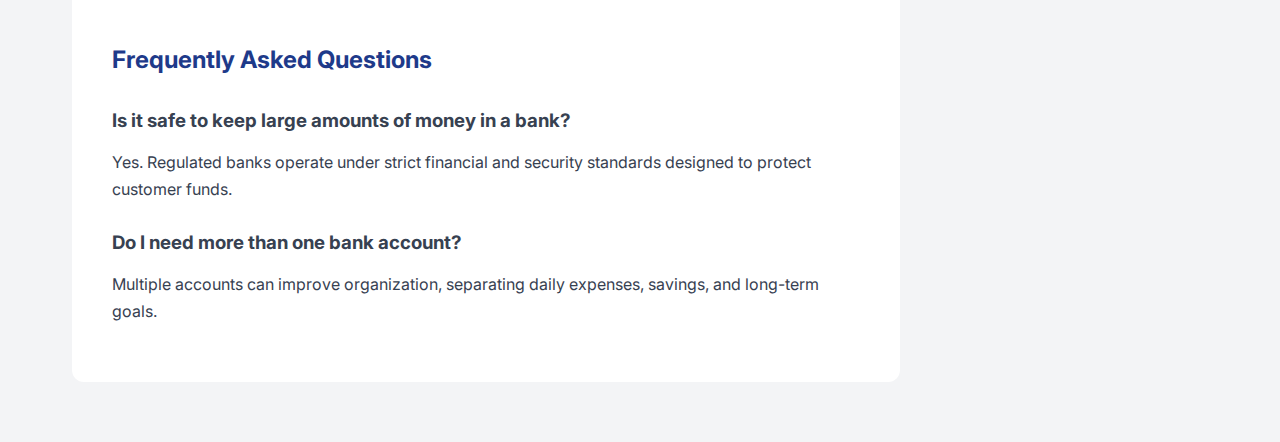
<file: pages/banking.html>
<!DOCTYPE html>
<html lang="en">
<head>
    <meta charset="UTF-8">
    <meta name="viewport" content="width=device-width, initial-scale=1.0">
    <title>Banking Guide | CashWise</title>
    <link href="https://fonts.googleapis.com/css2?family=Inter:wght@400;600;700&display=swap" rel="stylesheet">
    <link rel="stylesheet" href="../css/global.css">
</head>
<body>

<header>
    <div class="logo">
        <img src="../logo.png" alt="CashWise Logo">
        <span>CashWise</span>
    </div>

    <nav>
        <div class="menu-toggle" id="menu-toggle">
            <span></span>
            <span></span>
            <span></span>
        </div>

        <ul id="nav-menu">
            <li><a href="../index.html">Home</a></li>
            <li><a href="budgeting.html">Budgeting</a></li>
            <li><a href="saving.html">Saving</a></li>
            <li><a href="banking.html">Banking</a></li>
            <li><a href="cost-of-living.html">Cost of Living</a></li>
            <li><a href="../tools/budget-calculator.html">Budget Calculator</a></li>
   <li><a href="../tools/savings-calculator.html">Savings Calculator</a></li>
   <li><a href="../tools/loan-calculator.html">Loan Calculator</a></li>
        
        </ul>
    </nav>
</header>

<nav class="subcategory-nav">
    <a href="../index.html">Home</a>
    <a href="budgeting.html">Budgeting</a>
    <a href="saving.html">Saving</a>
    <a href="banking.html" class="active">Banking</a>
    <a href="cost-of-living.html">Cost of Living</a>
</nav>

<section class="page-hero">
    <h1>Understanding Modern Banking</h1>
    <p>
        Learn how banks work, how to choose the right account, and how to manage
        your money safely in today’s financial system.
    </p>
</section>

<section class="page-container">
   <main class="content">
  
  <h2>What Is Banking?</h2>
  <p>
    Banking is the structured system through which financial institutions accept deposits,
    store money securely, provide credit, facilitate payments, and support economic activity.
    At its foundation, banking exists to help individuals, businesses, and governments move
    money efficiently, safely, and predictably.
  </p>
  
  <p>
    Modern banking extends far beyond physical branches and cash transactions. Today’s banks
    operate complex digital infrastructures that enable real-time payments, online account
    management, automated savings, international transfers, and investment services. Whether
    you are saving money, receiving income, paying bills, or borrowing funds, banking is the
    invisible backbone supporting each transaction.
  </p>
  
  <p>
    Without banks, large-scale trade, salary payments, business expansion, and long-term
    financial planning would be extremely difficult. Banking transforms idle money into
    productive capital by channeling deposits into loans and investments that fuel economic
    growth.
  </p>
  
  <h2>The Core Functions of Banks</h2>
  <p>
    Banks perform several essential roles that keep financial systems stable and functional.
    Understanding these roles helps consumers make better decisions about where and how to
    store their money.
  </p>
  
  <ul>
    <li><strong>Accepting deposits:</strong> Safely storing customer funds</li>
    <li><strong>Lending:</strong> Providing credit to individuals and businesses</li>
    <li><strong>Payment processing:</strong> Facilitating transfers and bill payments</li>
    <li><strong>Risk management:</strong> Reducing financial uncertainty</li>
    <li><strong>Financial intermediation:</strong> Connecting savers with borrowers</li>
  </ul>
  
  <h2>Types of Bank Accounts Explained</h2>
  <p>
    Different bank accounts serve different financial purposes. Choosing the right account
    depends on your income pattern, spending habits, and long-term goals.
  </p>
  
  <h3>Savings Accounts</h3>
  <p>
    Savings accounts are designed for storing money while earning modest interest. They are
    ideal for emergency funds, short-term goals, and individuals learning to manage money.
  </p>
  
  <h3>Current / Checking Accounts</h3>
  <p>
    Checking accounts are built for frequent transactions such as salary deposits, bill
    payments, and everyday spending. They usually offer debit cards, online banking, and
    mobile access.
  </p>
  
  <h3>Fixed Deposit Accounts</h3>
  <p>
    Fixed deposits lock money for a specific period in exchange for higher interest. They are
    best suited for funds that are not immediately needed and for individuals seeking low-risk
    returns.
  </p>
  
  <h3>Domiciliary and Foreign Currency Accounts</h3>
  <p>
    These accounts allow customers to hold and transact in foreign currencies, protecting
    against currency volatility and supporting international payments.
  </p>
  
  <h2>How Banks Make Money</h2>
  <p>
    Banks earn revenue primarily through interest rate spreads—the difference between the
    interest they pay depositors and the interest they charge borrowers. Additional income
    comes from service fees, transaction charges, foreign exchange margins, and investment
    activities.
  </p>
  
  <p>
    Understanding this model helps customers recognize why fees exist and how to minimize
    unnecessary charges through informed banking choices.
  </p>
  
  <h2>Digital and Mobile Banking</h2>
  <p>
    Digital banking has transformed how people interact with money. Mobile apps and online
    platforms allow customers to check balances, send money, pay bills, and manage accounts
    without visiting a branch.
  </p>
  
  <p>
    While digital banking increases convenience, it also requires heightened awareness of
    cybersecurity risks. Strong passwords, device security, and transaction monitoring are
    essential.
  </p>
  
  <h2>Common Banking Fees and Charges</h2>
  <p>
    Banking fees vary widely across institutions. Being aware of common charges allows
    customers to protect their money.
  </p>
  
  <ul>
    <li>Account maintenance fees</li>
    <li>ATM withdrawal charges</li>
    <li>Interbank transfer fees</li>
    <li>Overdraft penalties</li>
    <li>Card replacement costs</li>
  </ul>
  
  <h2>How to Choose the Right Bank</h2>
  <p>
    Choosing a bank should be a strategic decision rather than a random choice. Factors such
    as reliability, digital infrastructure, customer service, and fee transparency matter
    significantly.
  </p>
  
  <p>
    A good bank aligns with your lifestyle, income structure, and long-term financial goals.
  </p>
  
  <h2>Banking Safety and Consumer Protection</h2>
  <p>
    Financial safety is a shared responsibility between banks and customers. Banks employ
    encryption, monitoring systems, and regulatory compliance, while customers must protect
    their login credentials and remain alert to suspicious activity.
  </p>
  
  <h2>The Role of Banks in Wealth Building</h2>
  <p>
    Banks provide the foundation for saving, investing, and credit access. When used
    strategically, banking services can accelerate wealth accumulation and financial
    independence.
  </p>
  
  <section class="faq">
    <h2>Frequently Asked Questions</h2>
    
    <h3>Is it safe to keep large amounts of money in a bank?</h3>
    <p>
      Yes. Regulated banks operate under strict financial and security standards designed to
      protect customer funds.
    </p>
    
    <h3>Do I need more than one bank account?</h3>
    <p>
      Multiple accounts can improve organization, separating daily expenses, savings, and
      long-term goals.
    </p>
  </section>
  
</main>

    <aside class="sidebar">
        <h3>Related Guides</h3>
        <a href="saving.html">Saving Strategies</a>
        <a href="../tools/bank-fee-checker.html">Bank Fee Checker</a>
        <a href="../articles/digital-banking-safety.html">Online Banking Safety</a>
    </aside>
</section>

<script src="../js/main.js"></script>
</body>
</html>
</file>
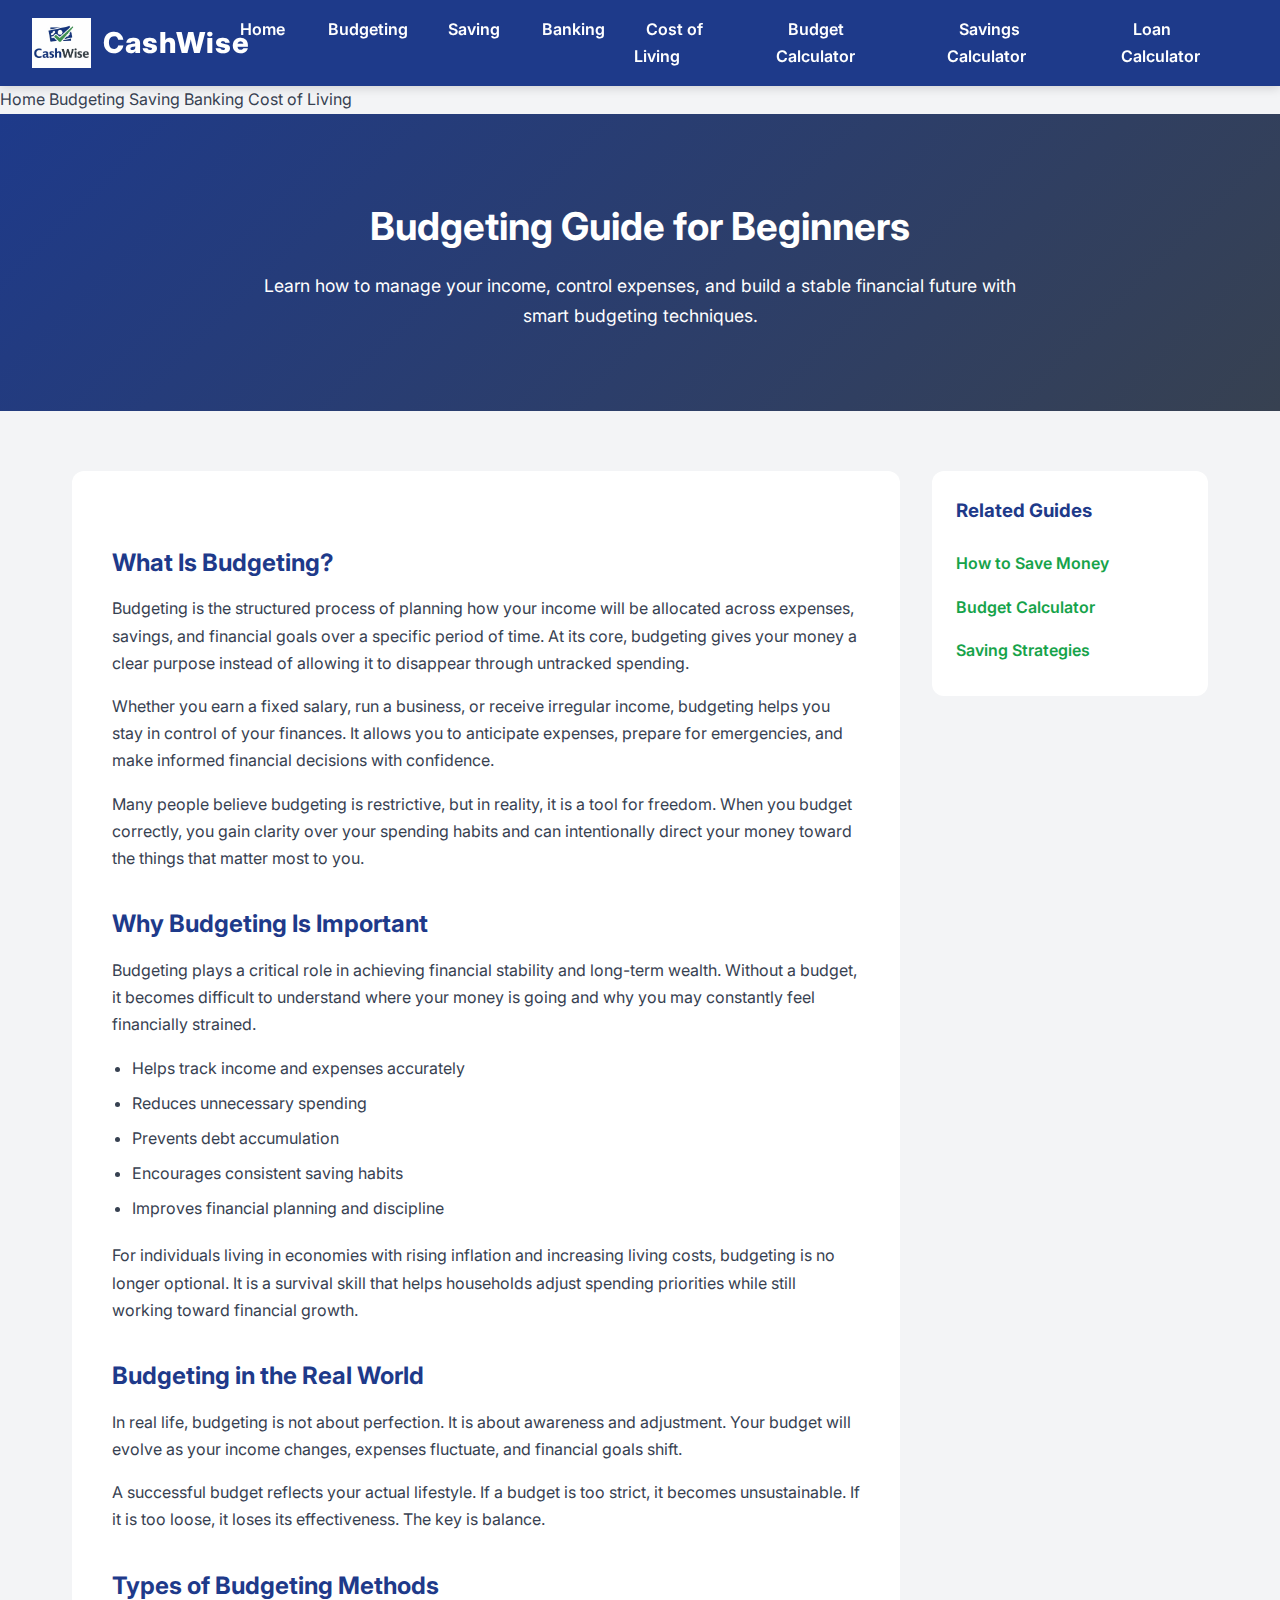
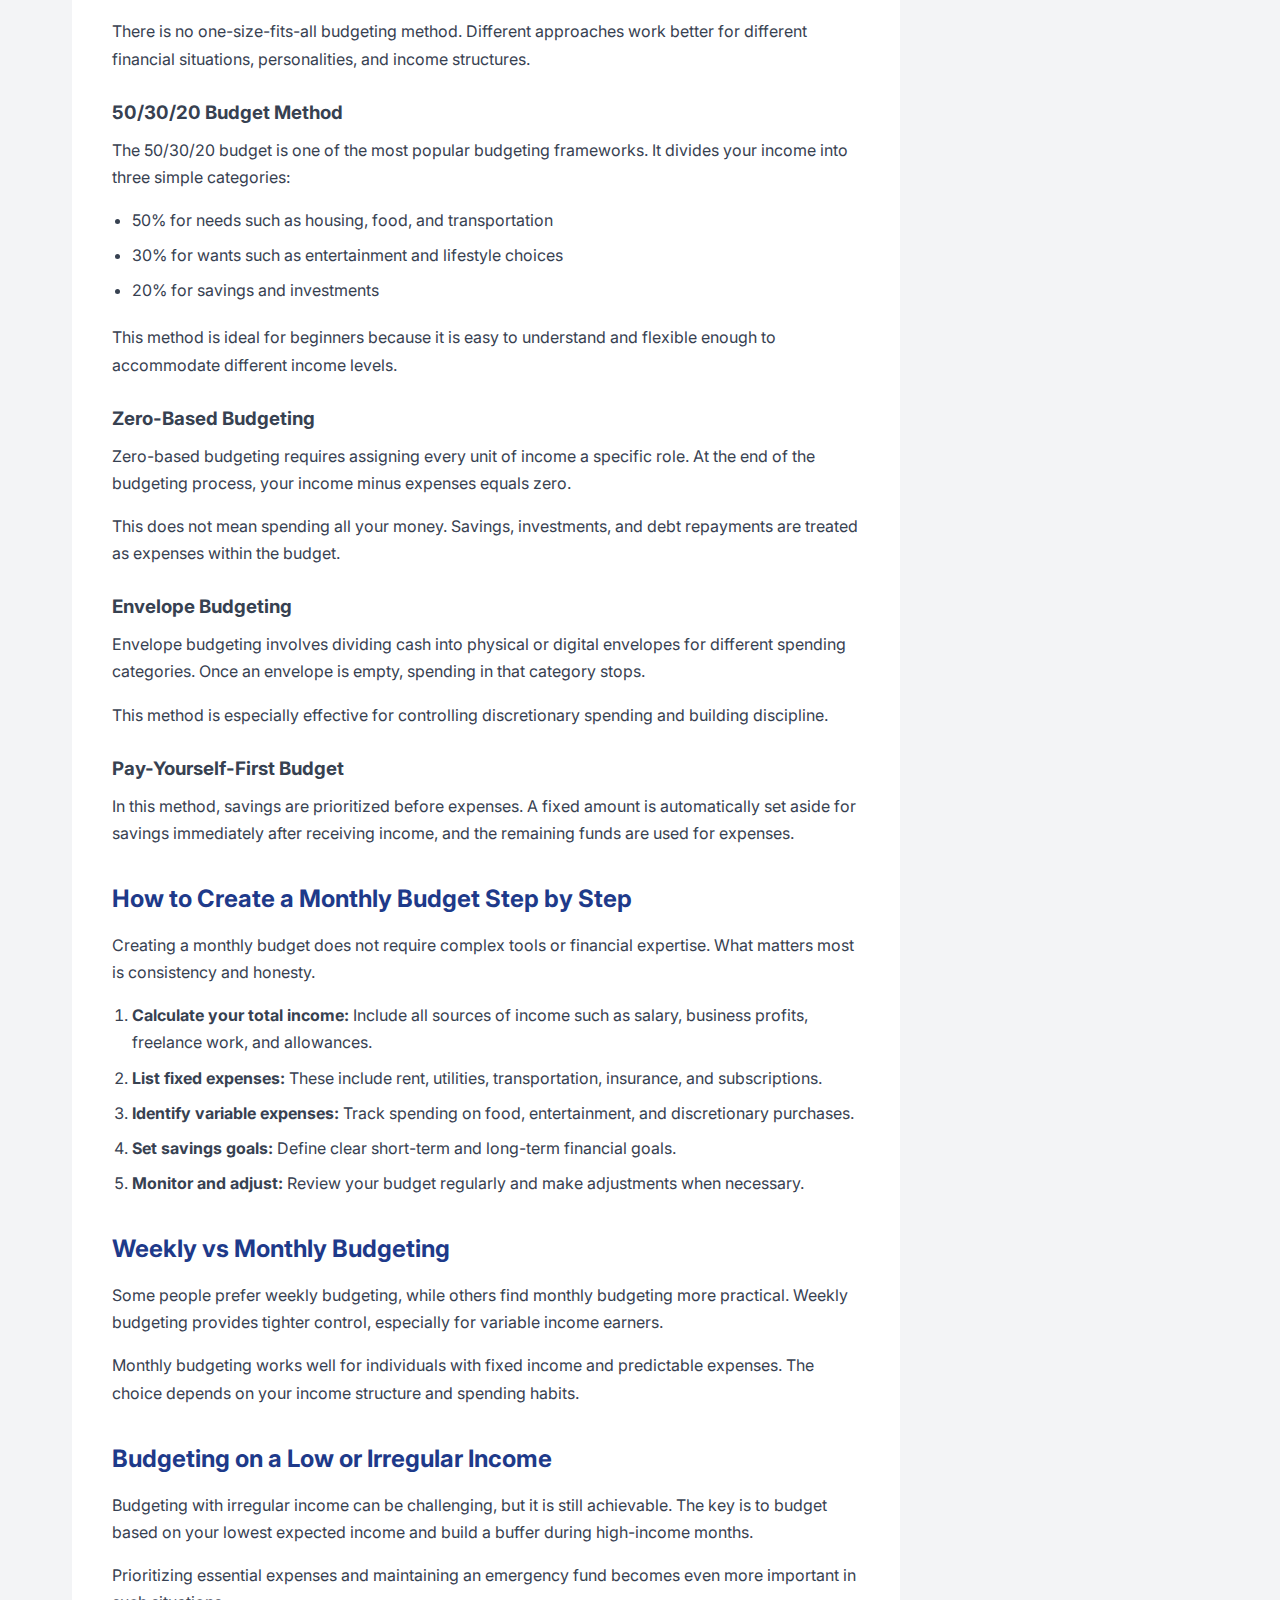
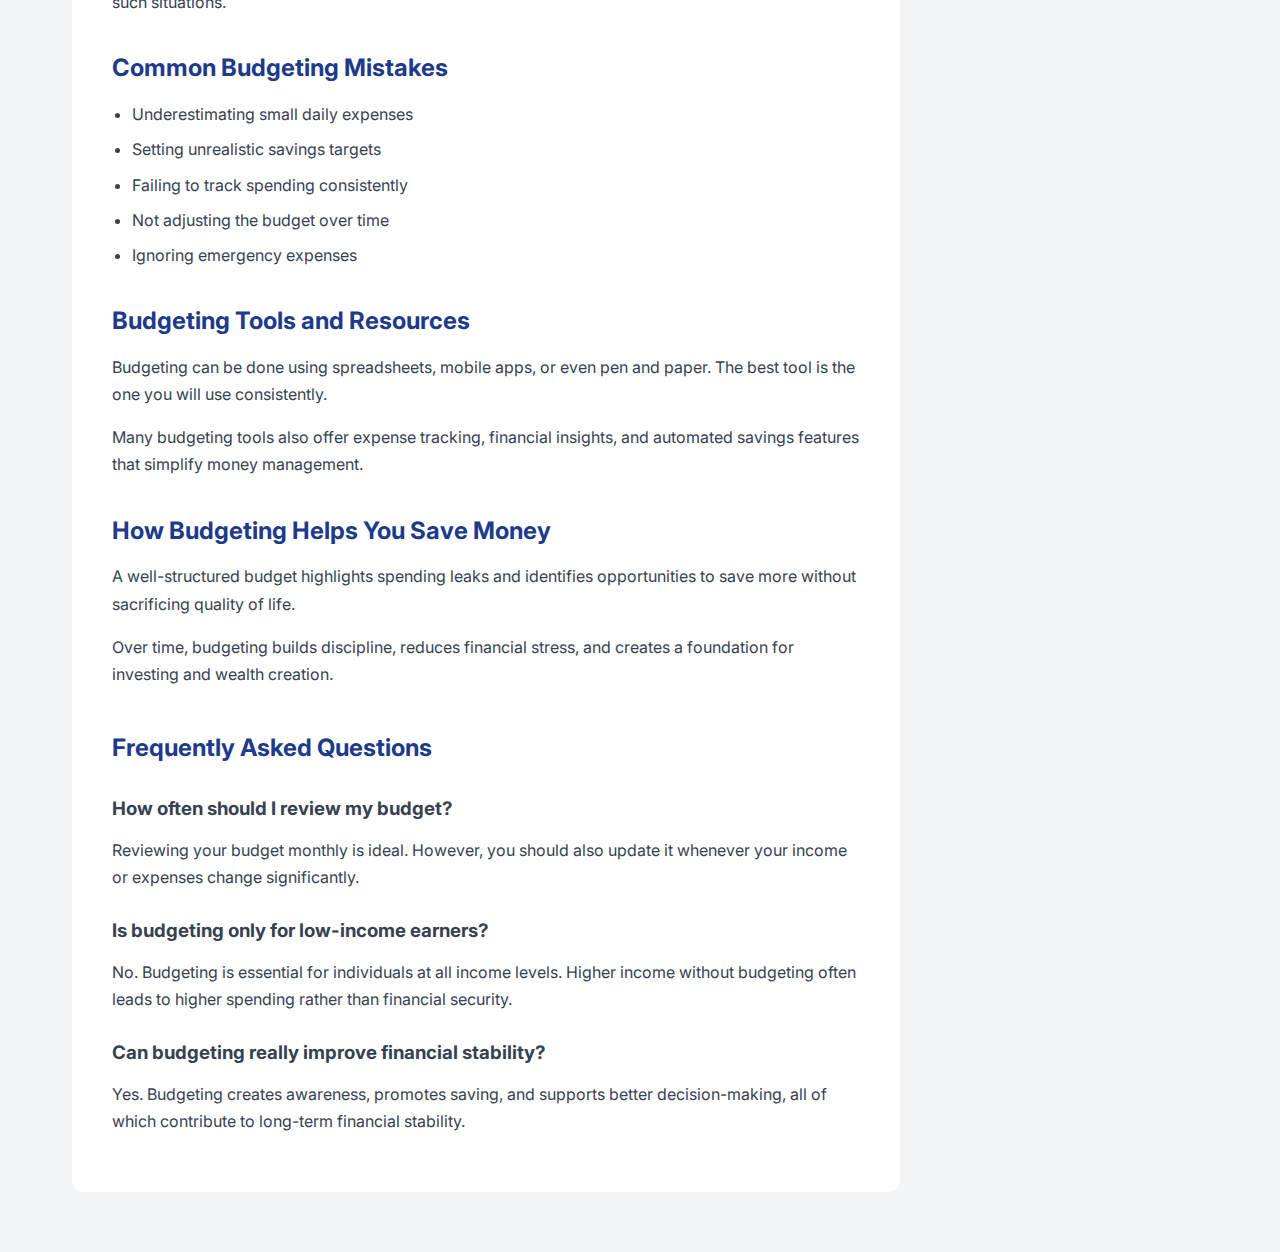
<file: pages/budgeting.html>
<!DOCTYPE html>
<html lang="en">
<head>
    <meta charset="UTF-8">
    <meta name="viewport" content="width=device-width, initial-scale=1.0">
    <title>Budgeting Guide for Beginners | CashWise</title>
    <link href="https://fonts.googleapis.com/css2?family=Inter:wght@400;600;700&display=swap" rel="stylesheet">
    <link rel="stylesheet" href="../css/global.css">
</head>
<body>

<!-- Header -->
<!-- Header -->
<header>
    <div class="logo">
        <img src="../logo.png" alt="CashWise Logo">
        <span>CashWise</span>
    </div>
    
    <nav>
        <div class="menu-toggle" id="menu-toggle">
            <span></span>
            <span></span>
            <span></span>
        </div>
        
        <ul id="nav-menu">
            <li><a href="../index.html">Home</a></li>
            <li><a href="budgeting.html">Budgeting</a></li>
            <li><a href="saving.html">Saving</a></li>
            <li><a href="banking.html">Banking</a></li>
            <li><a href="cost-of-living.html">Cost of Living</a></li>
            <li><a href="../tools/budget-calculator.html">Budget Calculator</a></li>
   <li><a href="../tools/savings-calculator.html">Savings Calculator</a></li>
   <li><a href="../tools/loan-calculator.html">Loan Calculator</a></li>
        
        </ul>
    </nav>
</header>
<nav class="subcategory-nav">
    <a href="../index.html">Home</a>
    <a href="budgeting.html" class="active">Budgeting</a>
    <a href="saving.html">Saving</a>
    <a href="banking.html">Banking</a>
    <a href="cost-of-living.html">Cost of Living</a>
</nav>
<section class="page-hero">
    <h1>Budgeting Guide for Beginners</h1>
    <p>
        Learn how to manage your income, control expenses, and build a stable
        financial future with smart budgeting techniques.
    </p>
</section>


  
</section>

<section class="page-container">

    <main class="content">
    
    <h2>What Is Budgeting?</h2>
    <p>
        Budgeting is the structured process of planning how your income will be
        allocated across expenses, savings, and financial goals over a specific
        period of time. At its core, budgeting gives your money a clear purpose
        instead of allowing it to disappear through untracked spending.
    </p>
    <p>
        Whether you earn a fixed salary, run a business, or receive irregular
        income, budgeting helps you stay in control of your finances. It allows
        you to anticipate expenses, prepare for emergencies, and make informed
        financial decisions with confidence.
    </p>
    
    <p>
        Many people believe budgeting is restrictive, but in reality, it is a
        tool for freedom. When you budget correctly, you gain clarity over your
        spending habits and can intentionally direct your money toward the
        things that matter most to you.
    </p>
    
    <h2>Why Budgeting Is Important</h2>
    <p>
        Budgeting plays a critical role in achieving financial stability and
        long-term wealth. Without a budget, it becomes difficult to understand
        where your money is going and why you may constantly feel financially
        strained.
    </p>
    
    <ul>
        <li>Helps track income and expenses accurately</li>
        <li>Reduces unnecessary spending</li>
        <li>Prevents debt accumulation</li>
        <li>Encourages consistent saving habits</li>
        <li>Improves financial planning and discipline</li>
    </ul>
    
    <p>
        For individuals living in economies with rising inflation and increasing
        living costs, budgeting is no longer optional. It is a survival skill
        that helps households adjust spending priorities while still working
        toward financial growth.
    </p>
    
    <h2>Budgeting in the Real World</h2>
    <p>
        In real life, budgeting is not about perfection. It is about awareness
        and adjustment. Your budget will evolve as your income changes, expenses
        fluctuate, and financial goals shift.
    </p>
    
    <p>
        A successful budget reflects your actual lifestyle. If a budget is too
        strict, it becomes unsustainable. If it is too loose, it loses its
        effectiveness. The key is balance.
    </p>
    
    <h2>Types of Budgeting Methods</h2>
    <p>
        There is no one-size-fits-all budgeting method. Different approaches
        work better for different financial situations, personalities, and
        income structures.
    </p>
    
    <h3>50/30/20 Budget Method</h3>
    <p>
        The 50/30/20 budget is one of the most popular budgeting frameworks. It
        divides your income into three simple categories:
    </p>
    <ul>
        <li>50% for needs such as housing, food, and transportation</li>
        <li>30% for wants such as entertainment and lifestyle choices</li>
        <li>20% for savings and investments</li>
    </ul>
    <p>
        This method is ideal for beginners because it is easy to understand and
        flexible enough to accommodate different income levels.
    </p>
    
    <h3>Zero-Based Budgeting</h3>
    <p>
        Zero-based budgeting requires assigning every unit of income a specific
        role. At the end of the budgeting process, your income minus expenses
        equals zero.
    </p>
    <p>
        This does not mean spending all your money. Savings, investments, and
        debt repayments are treated as expenses within the budget.
    </p>
    
    <h3>Envelope Budgeting</h3>
    <p>
        Envelope budgeting involves dividing cash into physical or digital
        envelopes for different spending categories. Once an envelope is empty,
        spending in that category stops.
    </p>
    <p>
        This method is especially effective for controlling discretionary
        spending and building discipline.
    </p>
    
    <h3>Pay-Yourself-First Budget</h3>
    <p>
        In this method, savings are prioritized before expenses. A fixed amount
        is automatically set aside for savings immediately after receiving
        income, and the remaining funds are used for expenses.
    </p>
    
    <h2>How to Create a Monthly Budget Step by Step</h2>
    <p>
        Creating a monthly budget does not require complex tools or financial
        expertise. What matters most is consistency and honesty.
    </p>
    
    <ol>
        <li>
            <strong>Calculate your total income:</strong>
            Include all sources of income such as salary, business profits,
            freelance work, and allowances.
        </li>
        <li>
            <strong>List fixed expenses:</strong>
            These include rent, utilities, transportation, insurance, and
            subscriptions.
        </li>
        <li>
            <strong>Identify variable expenses:</strong>
            Track spending on food, entertainment, and discretionary purchases.
        </li>
        <li>
            <strong>Set savings goals:</strong>
            Define clear short-term and long-term financial goals.
        </li>
        <li>
            <strong>Monitor and adjust:</strong>
            Review your budget regularly and make adjustments when necessary.
        </li>
    </ol>
    
    <h2>Weekly vs Monthly Budgeting</h2>
    <p>
        Some people prefer weekly budgeting, while others find monthly budgeting
        more practical. Weekly budgeting provides tighter control, especially
        for variable income earners.
    </p>
    
    <p>
        Monthly budgeting works well for individuals with fixed income and
        predictable expenses. The choice depends on your income structure and
        spending habits.
    </p>
    
    <h2>Budgeting on a Low or Irregular Income</h2>
    <p>
        Budgeting with irregular income can be challenging, but it is still
        achievable. The key is to budget based on your lowest expected income
        and build a buffer during high-income months.
    </p>
    
    <p>
        Prioritizing essential expenses and maintaining an emergency fund
        becomes even more important in such situations.
    </p>
    
    <h2>Common Budgeting Mistakes</h2>
    <ul>
        <li>Underestimating small daily expenses</li>
        <li>Setting unrealistic savings targets</li>
        <li>Failing to track spending consistently</li>
        <li>Not adjusting the budget over time</li>
        <li>Ignoring emergency expenses</li>
    </ul>
    
    <h2>Budgeting Tools and Resources</h2>
    <p>
        Budgeting can be done using spreadsheets, mobile apps, or even pen and
        paper. The best tool is the one you will use consistently.
    </p>
    
    <p>
        Many budgeting tools also offer expense tracking, financial insights,
        and automated savings features that simplify money management.
    </p>
    
    <h2>How Budgeting Helps You Save Money</h2>
    <p>
        A well-structured budget highlights spending leaks and identifies
        opportunities to save more without sacrificing quality of life.
    </p>
    
    <p>
        Over time, budgeting builds discipline, reduces financial stress, and
        creates a foundation for investing and wealth creation.
    </p>
    
    <section class="faq">
        <h2>Frequently Asked Questions</h2>
        
        <h3>How often should I review my budget?</h3>
        <p>
            Reviewing your budget monthly is ideal. However, you should also
            update it whenever your income or expenses change significantly.
        </p>
        
        <h3>Is budgeting only for low-income earners?</h3>
        <p>
            No. Budgeting is essential for individuals at all income levels.
            Higher income without budgeting often leads to higher spending
            rather than financial security.
        </p>
        
        <h3>Can budgeting really improve financial stability?</h3>
        <p>
            Yes. Budgeting creates awareness, promotes saving, and supports
            better decision-making, all of which contribute to long-term
            financial stability.
        </p>
    </section>
    
</main>
    <aside class="sidebar">
        <h3>Related Guides</h3>
        <a href="../articles/how-to-save-money.html">How to Save Money</a>
        <a href="../tools/budget-calculator.html">Budget Calculator</a>
        <a href="saving.html">Saving Strategies</a>
    </aside>

</section>


<script src="../js/main.js"></script>
</body>
</html>
</file>
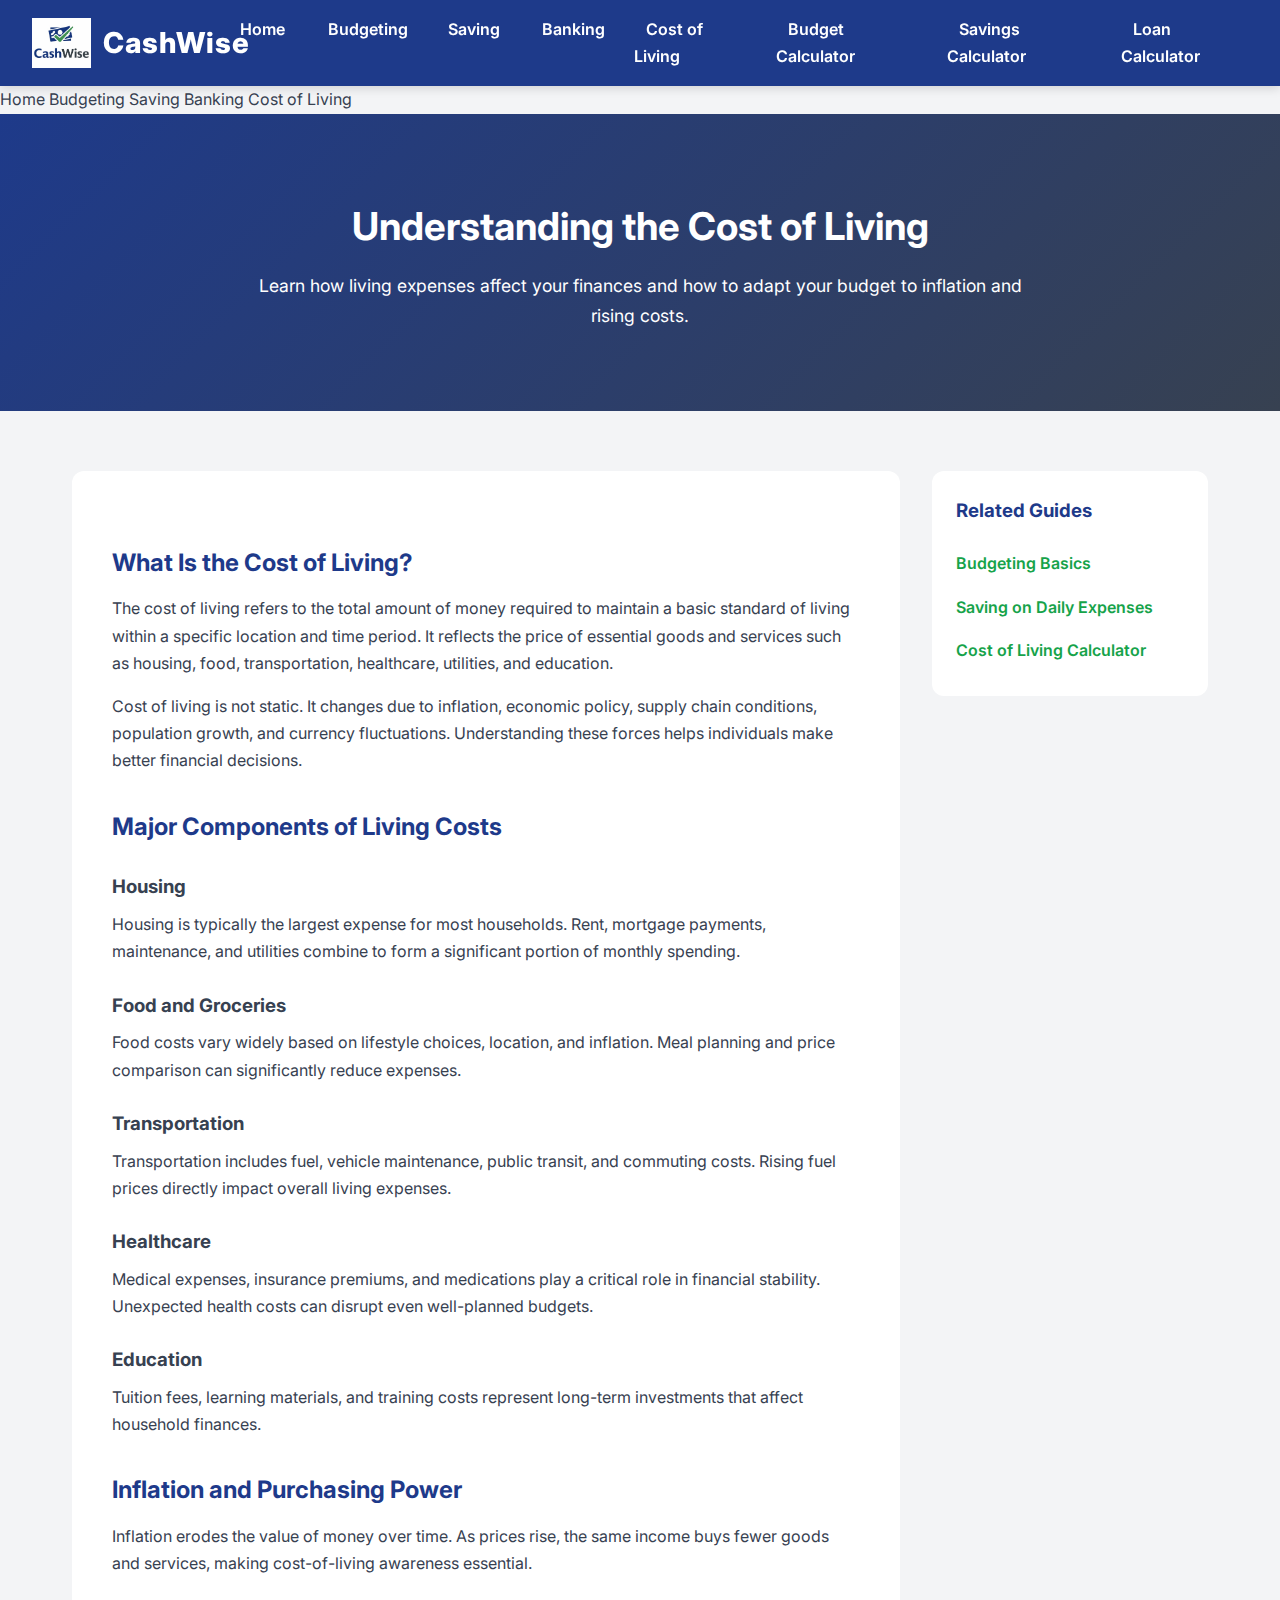
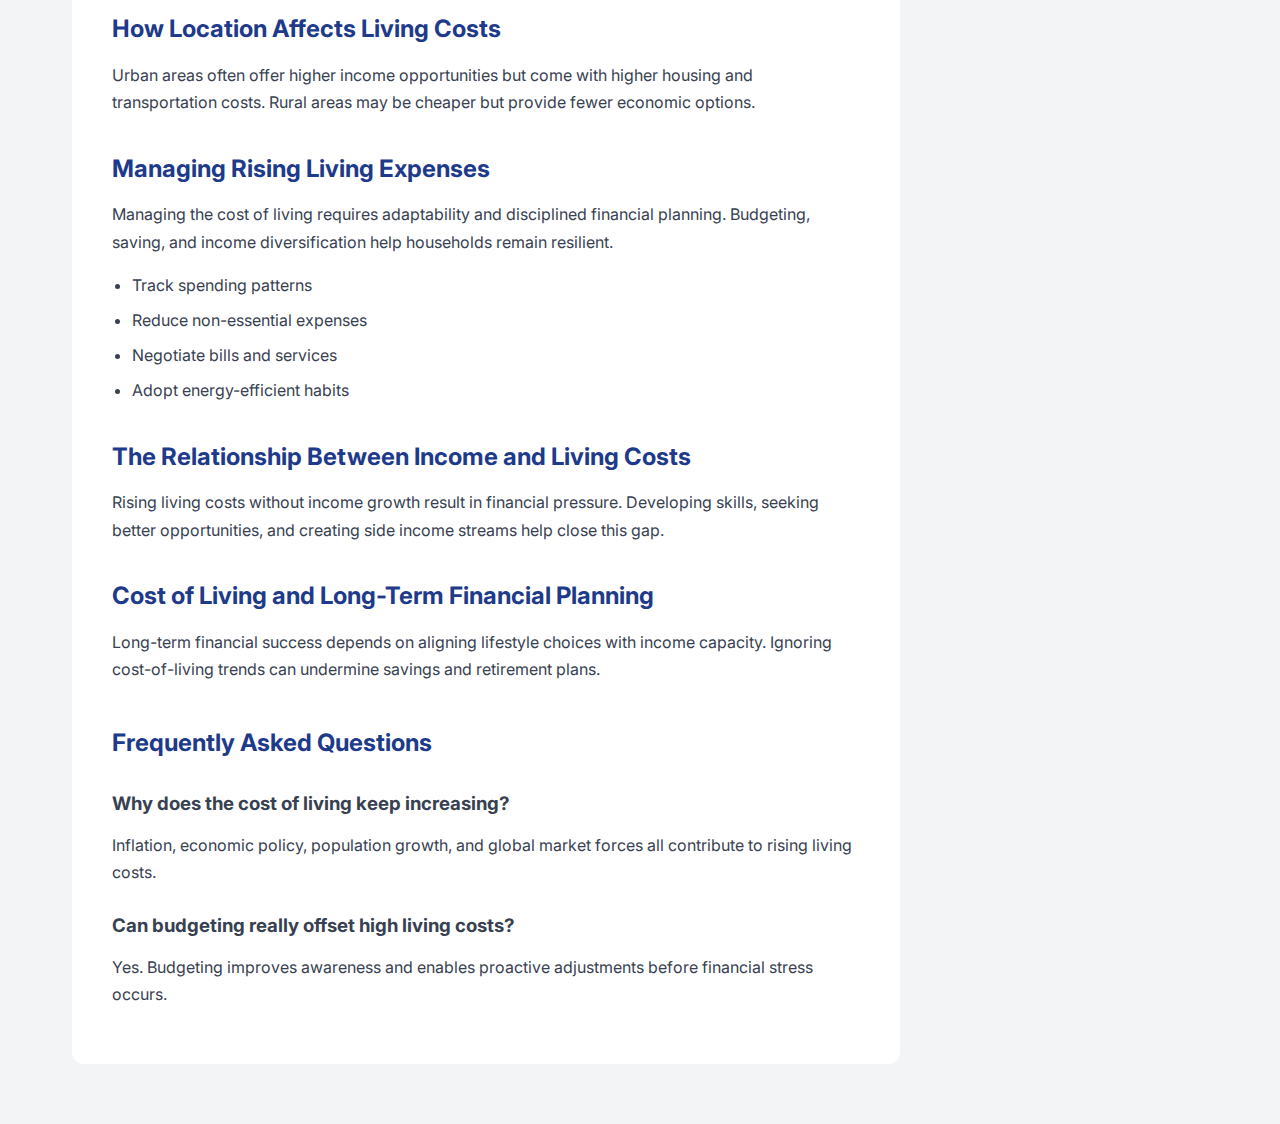
<file: pages/cost-of-living.html>
<!DOCTYPE html>
<html lang="en">
<head>
    <meta charset="UTF-8">
    <meta name="viewport" content="width=device-width, initial-scale=1.0">
    <title>Cost of Living Guide | CashWise</title>
    <link href="https://fonts.googleapis.com/css2?family=Inter:wght@400;600;700&display=swap" rel="stylesheet">
    <link rel="stylesheet" href="../css/global.css">
</head>
<body>

<header>
    <div class="logo">
        <img src="../logo.png" alt="CashWise Logo">
        <span>CashWise</span>
    </div>

    <nav>
        <div class="menu-toggle" id="menu-toggle">
            <span></span>
            <span></span>
            <span></span>
        </div>

        <ul id="nav-menu">
            <li><a href="../index.html">Home</a></li>
            <li><a href="budgeting.html">Budgeting</a></li>
            <li><a href="saving.html">Saving</a></li>
            <li><a href="banking.html">Banking</a></li>
            <li><a href="cost-of-living.html">Cost of Living</a></li>
            <li><a href="../tools/budget-calculator.html">Budget Calculator</a></li>
   <li><a href="../tools/savings-calculator.html">Savings Calculator</a></li>
   <li><a href="../tools/loan-calculator.html">Loan Calculator</a></li>
        
        </ul>
    </nav>
</header>

<nav class="subcategory-nav">
    <a href="../index.html">Home</a>
    <a href="budgeting.html">Budgeting</a>
    <a href="saving.html">Saving</a>
    <a href="banking.html">Banking</a>
    <a href="cost-of-living.html" class="active">Cost of Living</a>
</nav>

<section class="page-hero">
    <h1>Understanding the Cost of Living</h1>
    <p>
        Learn how living expenses affect your finances and how to adapt your
        budget to inflation and rising costs.
    </p>
</section>
<section class="ad-block ad-top">
  <script async data-cfasync="false"
    src="https://pl28493415.effectivegatecpm.com/162b14ba8789d0f034cae9aca8942a79/invoke.js">
  </script>
  <div id="container-162b14ba8789d0f034cae9aca8942a79"></div>
</section>
<section class="page-container">
    <main class="content">
  
  <h2>What Is the Cost of Living?</h2>
  <p>
    The cost of living refers to the total amount of money required to maintain a basic
    standard of living within a specific location and time period. It reflects the price of
    essential goods and services such as housing, food, transportation, healthcare, utilities,
    and education.
  </p>
  
  <p>
    Cost of living is not static. It changes due to inflation, economic policy, supply chain
    conditions, population growth, and currency fluctuations. Understanding these forces helps
    individuals make better financial decisions.
  </p>
  
  <h2>Major Components of Living Costs</h2>
  
  <h3>Housing</h3>
  <p>
    Housing is typically the largest expense for most households. Rent, mortgage payments,
    maintenance, and utilities combine to form a significant portion of monthly spending.
  </p>
  
  <h3>Food and Groceries</h3>
  <p>
    Food costs vary widely based on lifestyle choices, location, and inflation. Meal planning
    and price comparison can significantly reduce expenses.
  </p>
  
  <h3>Transportation</h3>
  <p>
    Transportation includes fuel, vehicle maintenance, public transit, and commuting costs.
    Rising fuel prices directly impact overall living expenses.
  </p>
  
  <h3>Healthcare</h3>
  <p>
    Medical expenses, insurance premiums, and medications play a critical role in financial
    stability. Unexpected health costs can disrupt even well-planned budgets.
  </p>
  
  <h3>Education</h3>
  <p>
    Tuition fees, learning materials, and training costs represent long-term investments that
    affect household finances.
  </p>
  
  <h2>Inflation and Purchasing Power</h2>
  <p>
    Inflation erodes the value of money over time. As prices rise, the same income buys fewer
    goods and services, making cost-of-living awareness essential.
  </p>
  
  <h2>How Location Affects Living Costs</h2>
  <p>
    Urban areas often offer higher income opportunities but come with higher housing and
    transportation costs. Rural areas may be cheaper but provide fewer economic options.
  </p>
  
  <h2>Managing Rising Living Expenses</h2>
  <p>
    Managing the cost of living requires adaptability and disciplined financial planning.
    Budgeting, saving, and income diversification help households remain resilient.
  </p>
  
  <ul>
    <li>Track spending patterns</li>
    <li>Reduce non-essential expenses</li>
    <li>Negotiate bills and services</li>
    <li>Adopt energy-efficient habits</li>
  </ul>
  
  <h2>The Relationship Between Income and Living Costs</h2>
  <p>
    Rising living costs without income growth result in financial pressure. Developing skills,
    seeking better opportunities, and creating side income streams help close this gap.
  </p>
  
  <h2>Cost of Living and Long-Term Financial Planning</h2>
  <p>
    Long-term financial success depends on aligning lifestyle choices with income capacity.
    Ignoring cost-of-living trends can undermine savings and retirement plans.
  </p>
  
  <section class="faq">
    <h2>Frequently Asked Questions</h2>
    
    <h3>Why does the cost of living keep increasing?</h3>
    <p>
      Inflation, economic policy, population growth, and global market forces all contribute to
      rising living costs.
    </p>
    
    <h3>Can budgeting really offset high living costs?</h3>
    <p>
      Yes. Budgeting improves awareness and enables proactive adjustments before financial
      stress occurs.
    </p>
  </section>
  
</main>

    <aside class="sidebar">
        <h3>Related Guides</h3>
        <a href="budgeting.html">Budgeting Basics</a>
        <a href="saving.html">Saving on Daily Expenses</a>
        <a href="../tools/cost-calculator.html">Cost of Living Calculator</a>
    </aside>
</section>

<script src="../js/main.js"></script>
</body>
</html>
</file>
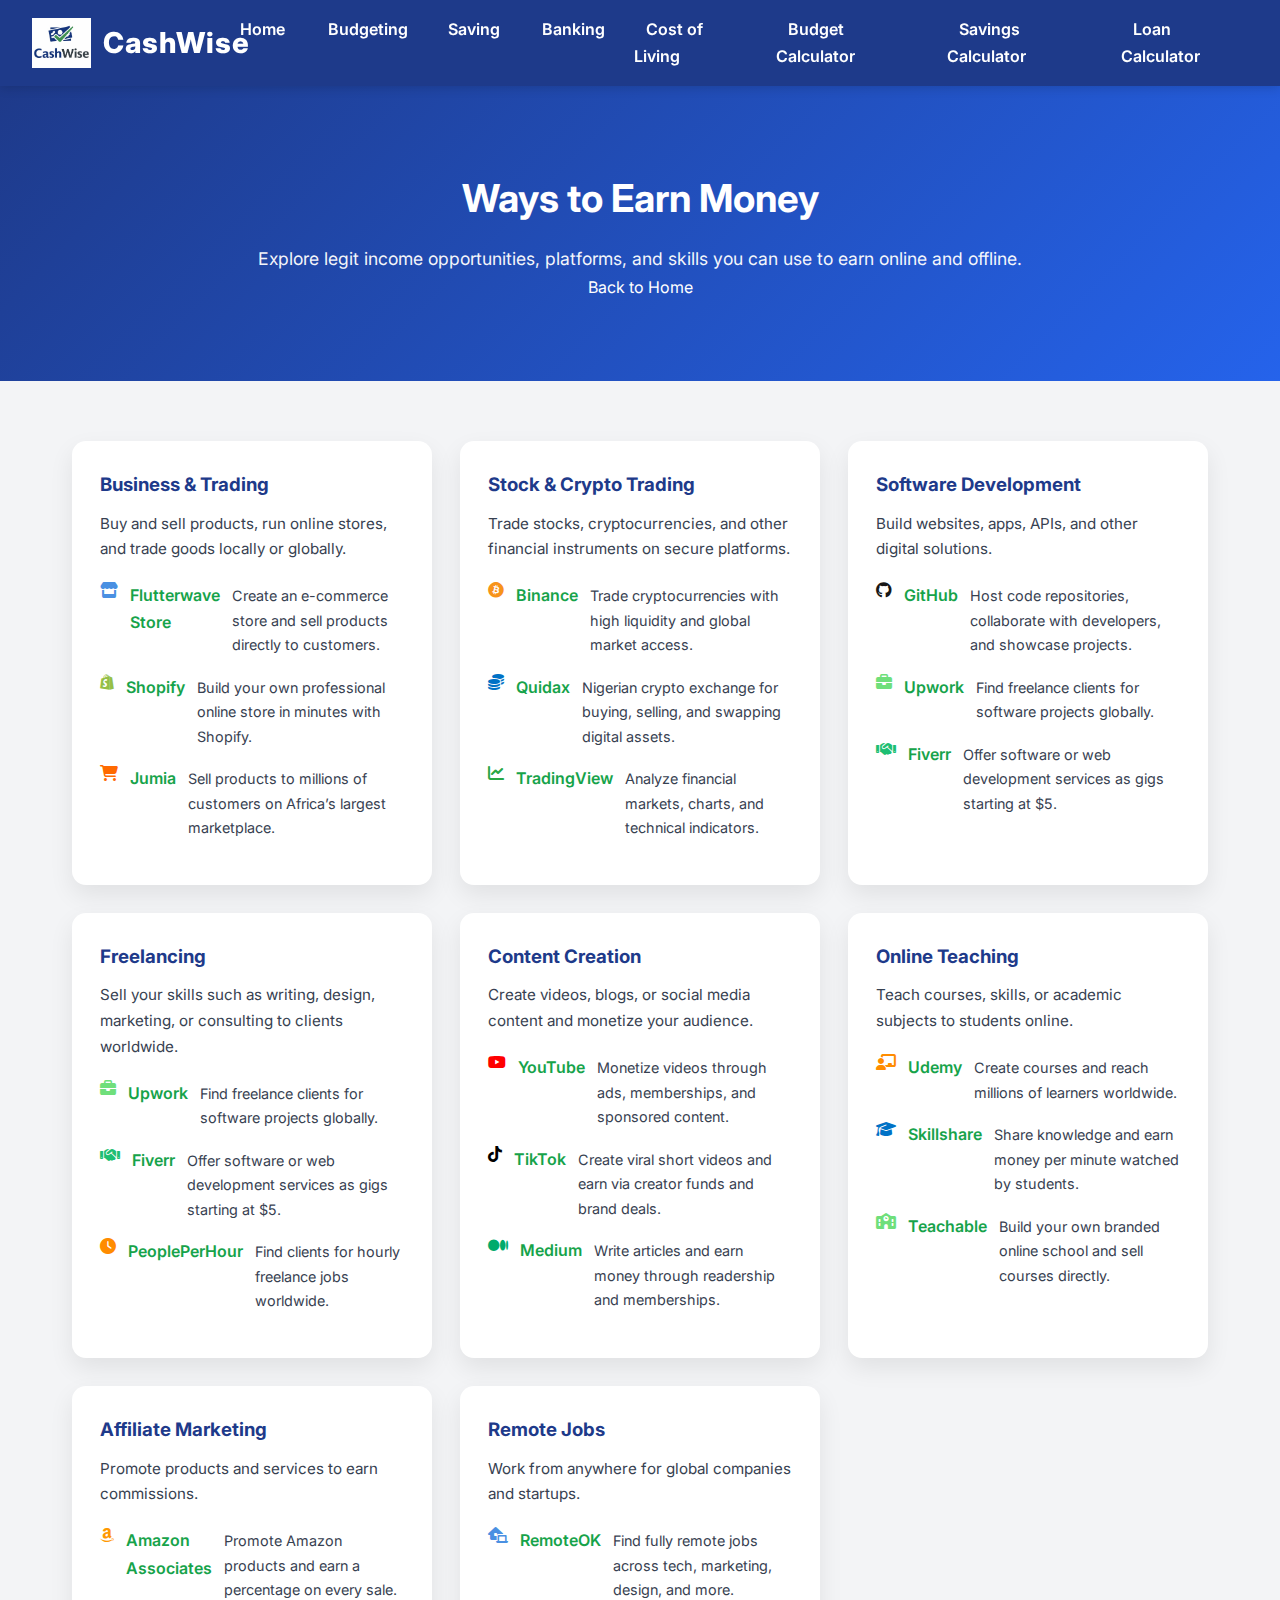
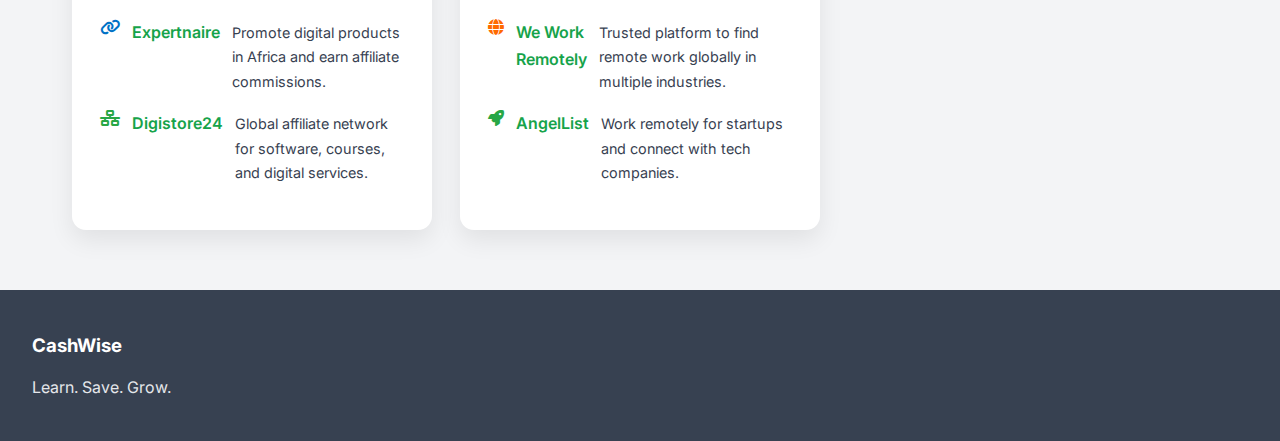
<file: pages/earn.html>
<!DOCTYPE html>
<html lang="en">
<head>
  <meta charset="UTF-8">
  <meta name="viewport" content="width=device-width, initial-scale=1.0">
  <title>Ways to Earn Money | CashWise</title>

  <!-- Fonts -->
  <link href="https://fonts.googleapis.com/css2?family=Inter:wght@400;600;700&display=swap" rel="stylesheet">

  <!-- Font Awesome for icons -->
  <link rel="stylesheet" href="https://cdnjs.cloudflare.com/ajax/libs/font-awesome/6.4.0/css/all.min.css">

  <!-- CSS -->
  <link rel="stylesheet" href="../css/global.css">
  <link rel="stylesheet" href="../css/earn.css">
</head>
<body>

<header>
  <div class="logo">
    <img src="../logo.png" alt="CashWise Logo">
    <span>CashWise</span>
  </div>
  <nav>
    <div class="menu-toggle" id="menu-toggle">
      <span></span><span></span><span></span>
    </div>
    <ul id="nav-menu">
      <li><a href="../index.html">Home</a></li>
      <li><a href="budgeting.html">Budgeting</a></li>
      <li><a href="saving.html">Saving</a></li>
      <li><a href="banking.html">Banking</a></li>
      <li><a href="cost-of-living.html">Cost of Living</a></li>
     <li><a href="../tools/budget-calculator.html">Budget Calculator</a></li>
   <li><a href="../tools/savings-calculator.html">Savings Calculator</a></li>
   <li><a href="../tools/loan-calculator.html">Loan Calculator</a></li>
        
    </ul>
  </nav>
</header>

<!-- Hero Section -->
<section class="earn-hero">
  <h1>Ways to Earn Money</h1>
  <p>Explore legit income opportunities, platforms, and skills you can use to earn online and offline.</p>
  <a href="../index.html" class="btn-home">Back to Home</a>
</section>
<!-- Earn Grid -->
<section class="earn-container">

  <!-- Business & Trading -->
  <div class="earn-card">
    <h3>Business & Trading</h3>
    <p>Buy and sell products, run online stores, and trade goods locally or globally.</p>
    <ul class="platforms">
      <li>
        <i class="fas fa-store" style="color:#4A90E2;"></i>
        <a href="https://flutterwave.com/store" target="_blank">Flutterwave Store</a>
        <span>Create an e-commerce store and sell products directly to customers.</span>
      </li>
      <li>
        <i class="fab fa-shopify" style="color:#95BF47;"></i>
        <a href="https://www.shopify.com" target="_blank">Shopify</a>
        <span>Build your own professional online store in minutes with Shopify.</span>
      </li>
      <li>
        <i class="fas fa-shopping-cart" style="color:#FF6A00;"></i>
        <a href="https://www.jumia.com.ng" target="_blank">Jumia</a>
        <span>Sell products to millions of customers on Africa’s largest marketplace.</span>
      </li>
    </ul>
  </div>

  <!-- Stock & Crypto Trading -->
  <div class="earn-card">
    <h3>Stock & Crypto Trading</h3>
    <p>Trade stocks, cryptocurrencies, and other financial instruments on secure platforms.</p>
    <ul class="platforms">
      <li>
        <i class="fab fa-bitcoin" style="color:#F7931A;"></i>
        <a href="https://www.binance.com" target="_blank">Binance</a>
        <span>Trade cryptocurrencies with high liquidity and global market access.</span>
      </li>
      <li>
        <i class="fas fa-coins" style="color:#0072C6;"></i>
        <a href="https://quidax.com" target="_blank">Quidax</a>
        <span>Nigerian crypto exchange for buying, selling, and swapping digital assets.</span>
      </li>
      <li>
        <i class="fas fa-chart-line" style="color:#28A745;"></i>
        <a href="https://www.tradingview.com" target="_blank">TradingView</a>
        <span>Analyze financial markets, charts, and technical indicators.</span>
      </li>
    </ul>
  </div>

  <!-- Software Development -->
  <div class="earn-card">
    <h3>Software Development</h3>
    <p>Build websites, apps, APIs, and other digital solutions.</p>
    <ul class="platforms">
      <li>
        <i class="fab fa-github" style="color:#181717;"></i>
        <a href="https://github.com" target="_blank">GitHub</a>
        <span>Host code repositories, collaborate with developers, and showcase projects.</span>
      </li>
   <li>
  <i class="fas fa-briefcase" style="color:#6FDF7B;"></i>
  <a href="https://www.upwork.com" target="_blank">Upwork</a>
  <span>Find freelance clients for software projects globally.</span>
</li>
<li>
  <i class="fas fa-handshake" style="color:#1DBF73;"></i>
  <a href="https://www.fiverr.com" target="_blank">Fiverr</a>
  <span>Offer software or web development services as gigs starting at $5.</span>
</li>
    </ul>
  </div>

  <!-- Freelancing -->
  <div class="earn-card">
    <h3>Freelancing</h3>
    <p>Sell your skills such as writing, design, marketing, or consulting to clients worldwide.</p>
    <ul class="platforms">
<li>
  <i class="fas fa-briefcase" style="color:#6FDF7B;"></i>
  <a href="https://www.upwork.com" target="_blank">Upwork</a>
  <span>Find freelance clients for software projects globally.</span>
</li>
<li>
  <i class="fas fa-handshake" style="color:#1DBF73;"></i>
  <a href="https://www.fiverr.com" target="_blank">Fiverr</a>
  <span>Offer software or web development services as gigs starting at $5.</span>
</li>
      <li>
        <i class="fas fa-clock" style="color:#FF8C00;"></i>
        <a href="https://www.peopleperhour.com" target="_blank">PeoplePerHour</a>
        <span>Find clients for hourly freelance jobs worldwide.</span>
      </li>
    </ul>
  </div>

  <!-- Content Creation -->
  <div class="earn-card">
    <h3>Content Creation</h3>
    <p>Create videos, blogs, or social media content and monetize your audience.</p>
    <ul class="platforms">
      <li>
        <i class="fab fa-youtube" style="color:#FF0000;"></i>
        <a href="https://www.youtube.com" target="_blank">YouTube</a>
        <span>Monetize videos through ads, memberships, and sponsored content.</span>
      </li>
      <li>
        <i class="fab fa-tiktok" style="color:#000000;"></i>
        <a href="https://www.tiktok.com" target="_blank">TikTok</a>
        <span>Create viral short videos and earn via creator funds and brand deals.</span>
      </li>
      <li>
        <i class="fab fa-medium" style="color:#00AB6C;"></i>
        <a href="https://medium.com" target="_blank">Medium</a>
        <span>Write articles and earn money through readership and memberships.</span>
      </li>
    </ul>
  </div>

  <!-- Online Teaching -->
  <div class="earn-card">
    <h3>Online Teaching</h3>
    <p>Teach courses, skills, or academic subjects to students online.</p>
    <ul class="platforms">
      <li>
        <i class="fas fa-chalkboard-teacher" style="color:#FF8C00;"></i>
        <a href="https://www.udemy.com" target="_blank">Udemy</a>
        <span>Create courses and reach millions of learners worldwide.</span>
      </li>
      <li>
        <i class="fas fa-graduation-cap" style="color:#0072C6;"></i>
        <a href="https://www.skillshare.com" target="_blank">Skillshare</a>
        <span>Share knowledge and earn money per minute watched by students.</span>
      </li>
      <li>
        <i class="fas fa-school" style="color:#6FDF7B;"></i>
        <a href="https://teachable.com" target="_blank">Teachable</a>
        <span>Build your own branded online school and sell courses directly.</span>
      </li>
    </ul>
  </div>

  <!-- Affiliate Marketing -->
  <div class="earn-card">
    <h3>Affiliate Marketing</h3>
    <p>Promote products and services to earn commissions.</p>
    <ul class="platforms">
      <li>
        <i class="fab fa-amazon" style="color:#FF9900;"></i>
        <a href="https://affiliate-program.amazon.com" target="_blank">Amazon Associates</a>
        <span>Promote Amazon products and earn a percentage on every sale.</span>
      </li>
      <li>
        <i class="fas fa-link" style="color:#0072C6;"></i>
        <a href="https://expertnaire.com" target="_blank">Expertnaire</a>
        <span>Promote digital products in Africa and earn affiliate commissions.</span>
      </li>
      <li>
        <i class="fas fa-network-wired" style="color:#28A745;"></i>
        <a href="https://digistore24.com" target="_blank">Digistore24</a>
        <span>Global affiliate network for software, courses, and digital services.</span>
      </li>
    </ul>
  </div>

  <!-- Remote Jobs -->
  <div class="earn-card">
    <h3>Remote Jobs</h3>
    <p>Work from anywhere for global companies and startups.</p>
    <ul class="platforms">
      <li>
        <i class="fas fa-laptop-house" style="color:#4A90E2;"></i>
        <a href="https://remoteok.com" target="_blank">RemoteOK</a>
        <span>Find fully remote jobs across tech, marketing, design, and more.</span>
      </li>
      <li>
        <i class="fas fa-globe" style="color:#FF6A00;"></i>
        <a href="https://weworkremotely.com" target="_blank">We Work Remotely</a>
        <span>Trusted platform to find remote work globally in multiple industries.</span>
      </li>
      <li>
        <i class="fas fa-rocket" style="color:#28A745;"></i>
        <a href="https://angel.co/jobs" target="_blank">AngelList</a>
        <span>Work remotely for startups and connect with tech companies.</span>
      </li>
    </ul>
  </div>

</section>

<footer>
  <div>
    <h3>CashWise</h3>
    <p>Learn. Save. Grow.</p>
  </div>
</footer>

<script src="../js/main.js"></script>
</body>
</html>
</file>
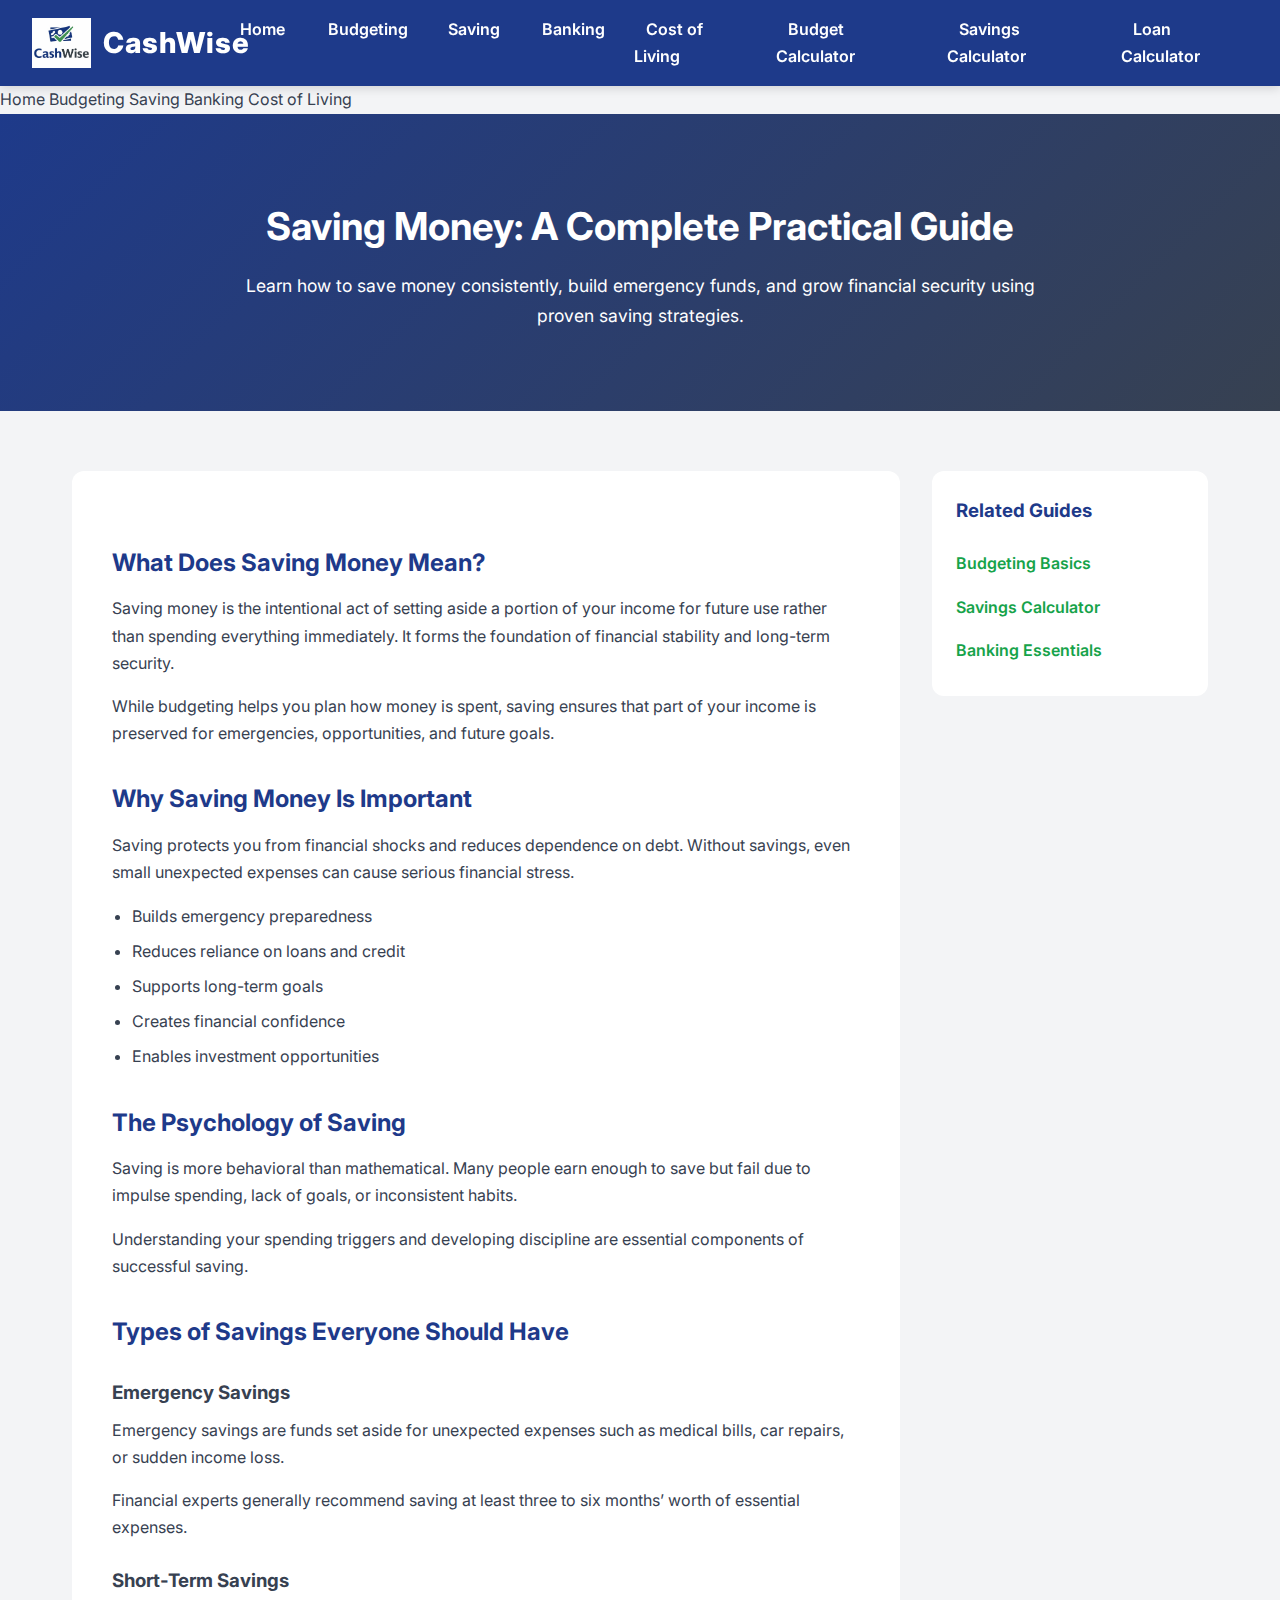
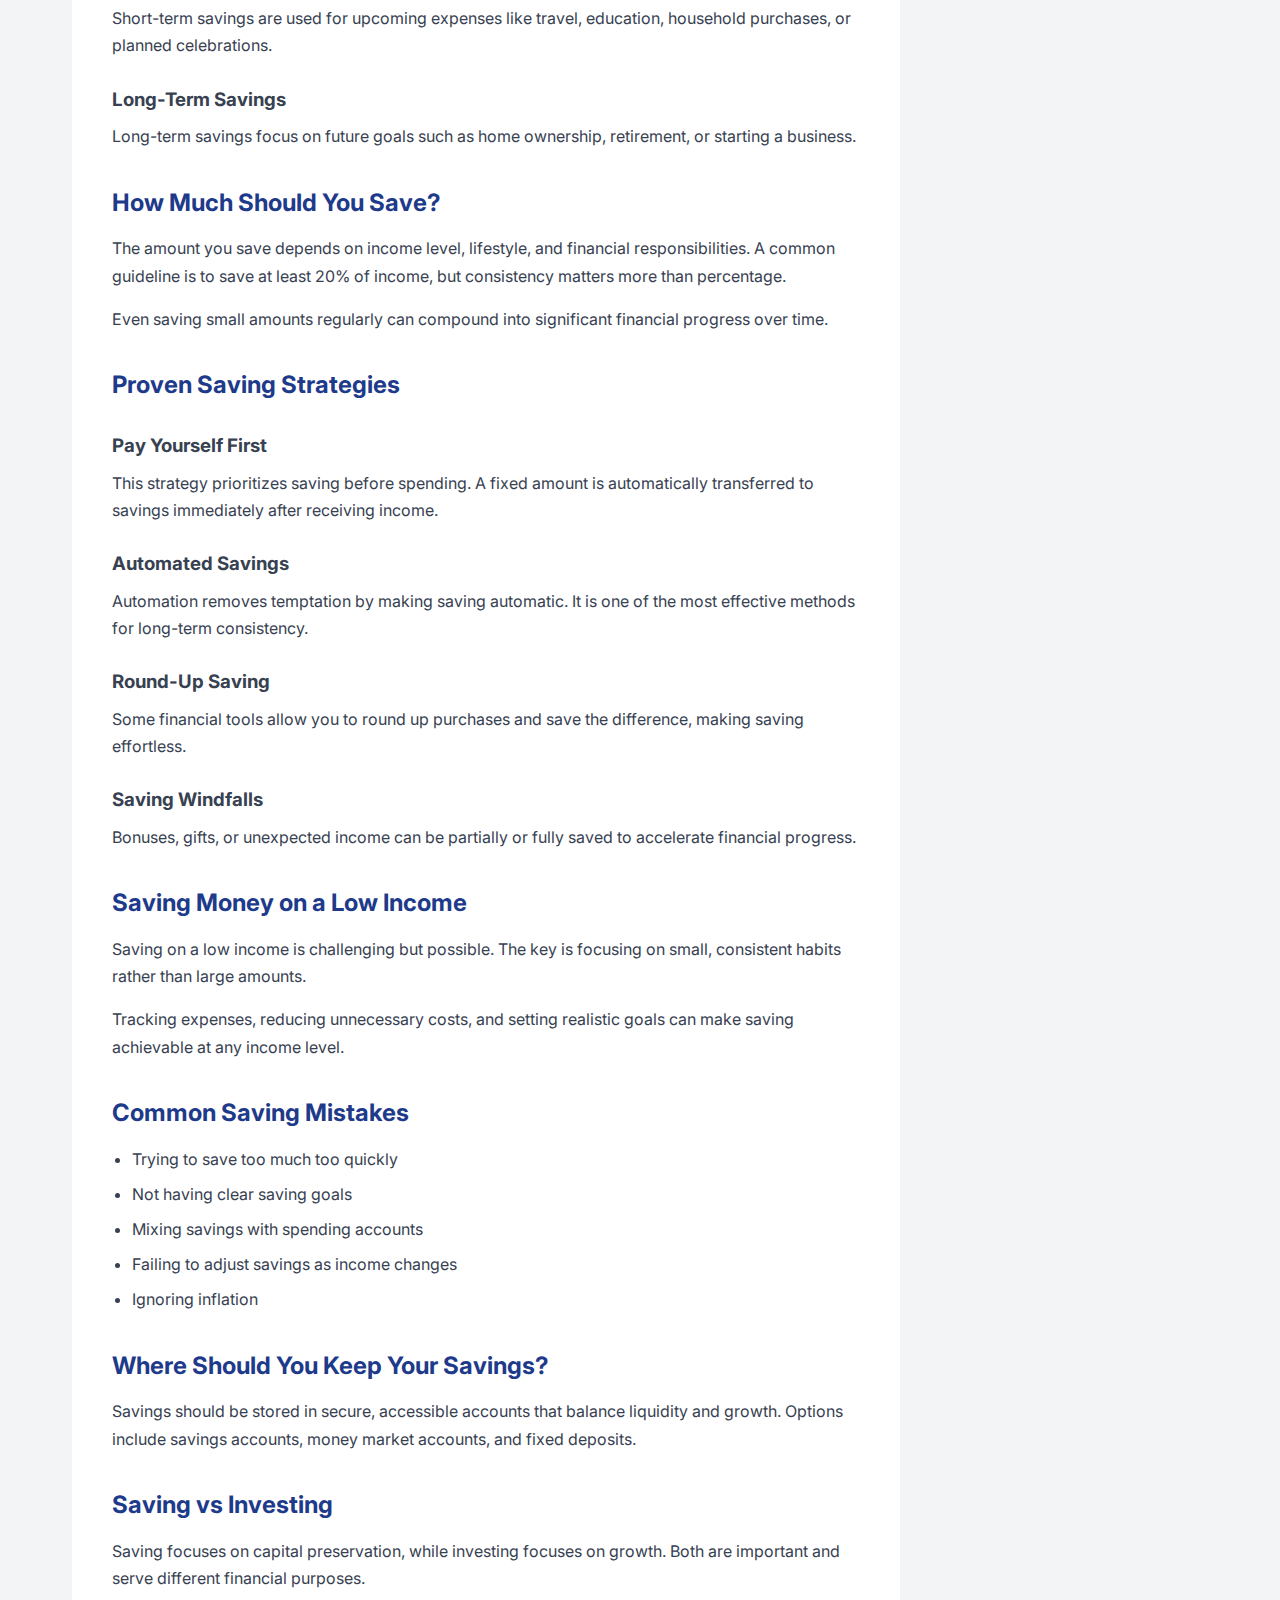
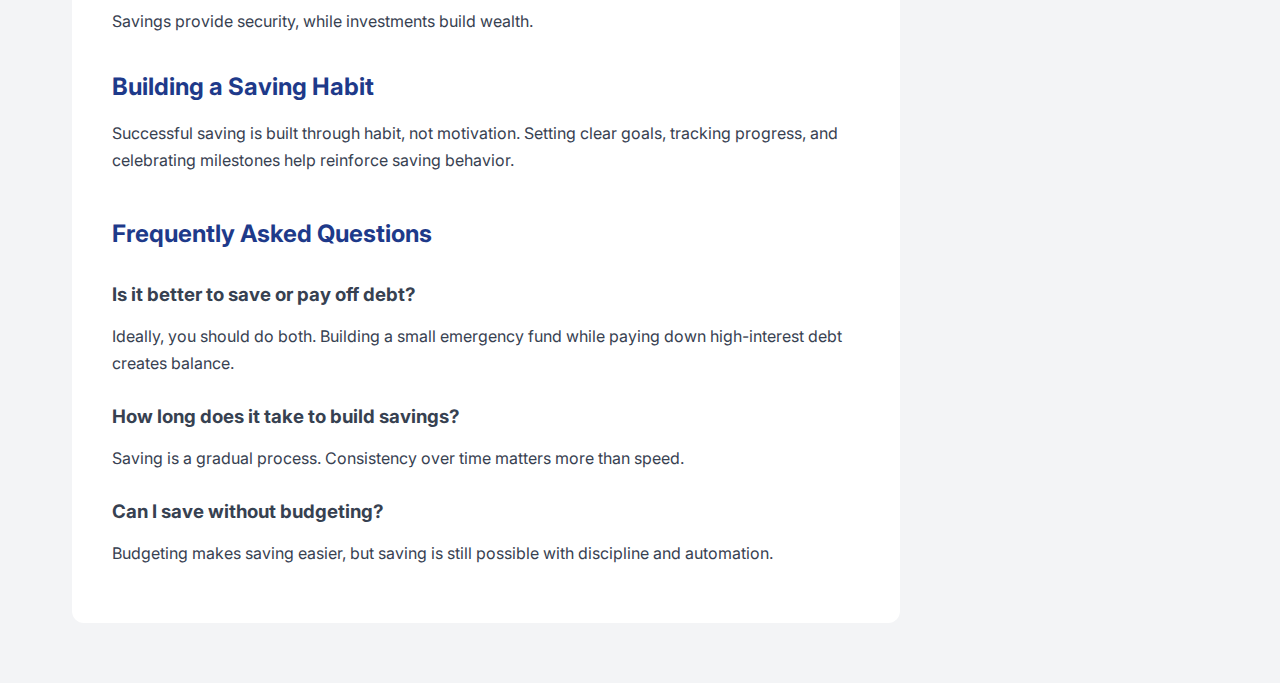
<file: pages/saving.html>
<!DOCTYPE html>
<html lang="en">
<head>
    <meta charset="UTF-8">
    <meta name="viewport" content="width=device-width, initial-scale=1.0">
    <title>Saving Money Guide | Smart Saving Strategies | CashWise</title>
    <link href="https://fonts.googleapis.com/css2?family=Inter:wght@400;600;700&display=swap" rel="stylesheet">
    <link rel="stylesheet" href="../css/global.css">
</head>
<body>

<header>
    <div class="logo">
        <img src="../logo.png" alt="CashWise Logo">
        <span>CashWise</span>
    </div>
    
    <nav>
        <div class="menu-toggle" id="menu-toggle">
            <span></span>
            <span></span>
            <span></span>
        </div>
        
        <ul id="nav-menu">
            <li><a href="../index.html">Home</a></li>
            <li><a href="budgeting.html">Budgeting</a></li>
            <li><a href="saving.html">Saving</a></li>
            <li><a href="banking.html">Banking</a></li>
            <li><a href="cost-of-living.html">Cost of Living</a></li>
           <li><a href="../tools/budget-calculator.html">Budget Calculator</a></li>
   <li><a href="../tools/savings-calculator.html">Savings Calculator</a></li>
   <li><a href="../tools/loan-calculator.html">Loan Calculator</a></li>
        
        </ul>
    </nav>
</header>

<nav class="subcategory-nav">
    <a href="../index.html">Home</a>
    <a href="budgeting.html">Budgeting</a>
    <a href="saving.html" class="active">Saving</a>
    <a href="banking.html">Banking</a>
    <a href="cost-of-living.html">Cost of Living</a>
</nav>

<section class="page-hero">
    <h1>Saving Money: A Complete Practical Guide</h1>
    <p>
        Learn how to save money consistently, build emergency funds,
        and grow financial security using proven saving strategies.
    </p>
</section>
<section class="ad-block ad-top">
  <script async data-cfasync="false"
    src="https://pl28493415.effectivegatecpm.com/162b14ba8789d0f034cae9aca8942a79/invoke.js">
  </script>
  <div id="container-162b14ba8789d0f034cae9aca8942a79"></div>
</section>
<section class="page-container">

<main class="content">

    <h2>What Does Saving Money Mean?</h2>
    <p>
        Saving money is the intentional act of setting aside a portion of your
        income for future use rather than spending everything immediately.
        It forms the foundation of financial stability and long-term security.
    </p>
    <p>
        While budgeting helps you plan how money is spent, saving ensures that
        part of your income is preserved for emergencies, opportunities, and
        future goals.
    </p>

    <h2>Why Saving Money Is Important</h2>
    <p>
        Saving protects you from financial shocks and reduces dependence on
        debt. Without savings, even small unexpected expenses can cause serious
        financial stress.
    </p>

    <ul>
        <li>Builds emergency preparedness</li>
        <li>Reduces reliance on loans and credit</li>
        <li>Supports long-term goals</li>
        <li>Creates financial confidence</li>
        <li>Enables investment opportunities</li>
    </ul>

    <h2>The Psychology of Saving</h2>
    <p>
        Saving is more behavioral than mathematical. Many people earn enough
        to save but fail due to impulse spending, lack of goals, or inconsistent
        habits.
    </p>
    <p>
        Understanding your spending triggers and developing discipline are
        essential components of successful saving.
    </p>

    <h2>Types of Savings Everyone Should Have</h2>

    <h3>Emergency Savings</h3>
    <p>
        Emergency savings are funds set aside for unexpected expenses such as
        medical bills, car repairs, or sudden income loss.
    </p>
    <p>
        Financial experts generally recommend saving at least three to six
        months’ worth of essential expenses.
    </p>

    <h3>Short-Term Savings</h3>
    <p>
        Short-term savings are used for upcoming expenses like travel,
        education, household purchases, or planned celebrations.
    </p>

    <h3>Long-Term Savings</h3>
    <p>
        Long-term savings focus on future goals such as home ownership,
        retirement, or starting a business.
    </p>

    <h2>How Much Should You Save?</h2>
    <p>
        The amount you save depends on income level, lifestyle, and financial
        responsibilities. A common guideline is to save at least 20% of income,
        but consistency matters more than percentage.
    </p>

    <p>
        Even saving small amounts regularly can compound into significant
        financial progress over time.
    </p>

    <h2>Proven Saving Strategies</h2>

    <h3>Pay Yourself First</h3>
    <p>
        This strategy prioritizes saving before spending. A fixed amount is
        automatically transferred to savings immediately after receiving income.
    </p>

    <h3>Automated Savings</h3>
    <p>
        Automation removes temptation by making saving automatic. It is one of
        the most effective methods for long-term consistency.
    </p>

    <h3>Round-Up Saving</h3>
    <p>
        Some financial tools allow you to round up purchases and save the
        difference, making saving effortless.
    </p>

    <h3>Saving Windfalls</h3>
    <p>
        Bonuses, gifts, or unexpected income can be partially or fully saved to
        accelerate financial progress.
    </p>

    <h2>Saving Money on a Low Income</h2>
    <p>
        Saving on a low income is challenging but possible. The key is focusing
        on small, consistent habits rather than large amounts.
    </p>
    <p>
        Tracking expenses, reducing unnecessary costs, and setting realistic
        goals can make saving achievable at any income level.
    </p>

    <h2>Common Saving Mistakes</h2>
    <ul>
        <li>Trying to save too much too quickly</li>
        <li>Not having clear saving goals</li>
        <li>Mixing savings with spending accounts</li>
        <li>Failing to adjust savings as income changes</li>
        <li>Ignoring inflation</li>
    </ul>

    <h2>Where Should You Keep Your Savings?</h2>
    <p>
        Savings should be stored in secure, accessible accounts that balance
        liquidity and growth. Options include savings accounts, money market
        accounts, and fixed deposits.
    </p>

    <h2>Saving vs Investing</h2>
    <p>
        Saving focuses on capital preservation, while investing focuses on
        growth. Both are important and serve different financial purposes.
    </p>
    <p>
        Savings provide security, while investments build wealth.
    </p>

    <h2>Building a Saving Habit</h2>
    <p>
        Successful saving is built through habit, not motivation. Setting clear
        goals, tracking progress, and celebrating milestones help reinforce
        saving behavior.
    </p>

    <section class="faq">
        <h2>Frequently Asked Questions</h2>

        <h3>Is it better to save or pay off debt?</h3>
        <p>
            Ideally, you should do both. Building a small emergency fund while
            paying down high-interest debt creates balance.
        </p>

        <h3>How long does it take to build savings?</h3>
        <p>
            Saving is a gradual process. Consistency over time matters more than
            speed.
        </p>

        <h3>Can I save without budgeting?</h3>
        <p>
            Budgeting makes saving easier, but saving is still possible with
            discipline and automation.
        </p>
    </section>

</main>

<aside class="sidebar">
    <h3>Related Guides</h3>
    <a href="budgeting.html">Budgeting Basics</a>
    <a href="../tools/savings-calculator.html">Savings Calculator</a>
    <a href="banking.html">Banking Essentials</a>
</aside>

</section>

<script src="../js/main.js"></script>
</body>
</html>
</file>
<file: contact.css>
/* ================= Hero Section ================= */
.page-hero {
  background: linear-gradient(135deg, #0F172A, #2563EB);
  color: #FFFFFF;
  padding: 70px 20px;
  text-align: center;
}

.page-hero h1 {
  font-size: 2.2rem;
  margin-bottom: 10px;
}

.page-hero p {
  font-size: 1.1rem;
  opacity: 0.95;
}

.btn-home {
  display: inline-block;
  margin-top: 20px;
  padding: 12px 20px;
  background: #16A34A;
  color: #FFFFFF;
  font-weight: 600;
  border-radius: 8px;
  text-decoration: none;
  transition: background 0.3s, transform 0.2s;
}

.btn-home:hover {
  background: #13803D;
  transform: translateY(-2px);
}

/* ================= Page Container ================= */
.page-container {
  display: flex;
  justify-content: center;
  padding: 60px 20px;
}

/* ================= Contact Card ================= */
.contact-card {
  max-width: 700px;
  width: 100%;
  background: #FFFFFF;
  padding: 40px;
  border-radius: 16px;
  box-shadow: 0 20px 50px rgba(0, 0, 0, 0.1);
}

.contact-card form label {
  display: block;
  margin-bottom: 6px;
  font-weight: 600;
  color: #1E3A8A;
}

.contact-card form input,
.contact-card form textarea {
  width: 100%;
  padding: 14px;
  margin-bottom: 20px;
  border-radius: 8px;
  border: 1px solid #D1D5DB;
  font-size: 1rem;
}

.contact-card form input:focus,
.contact-card form textarea:focus {
  outline: none;
  border-color: #2563EB;
  box-shadow: 0 0 0 3px rgba(37, 99, 235, 0.15);
}

.contact-card form button {
  width: 100%;
  padding: 14px;
  background: #2563EB;
  color: #FFFFFF;
  font-size: 1rem;
  font-weight: 700;
  border: none;
  border-radius: 8px;
  cursor: pointer;
  transition: transform 0.2s, background 0.3s;
}

.contact-card form button:hover {
  background: #1E40AF;
  transform: translateY(-2px);
}

/* ================= Contact Info ================= */
.contact-info {
  margin-top: 30px;
  padding-top: 20px;
  border-top: 1px solid #E5E7EB;
}

.contact-info h3 {
  margin-bottom: 12px;
  color: #1E3A8A;
}

.contact-info p {
  margin-bottom: 10px;
  font-size: 1rem;
  color: #374151;
}

.contact-info a {
  color: #2563EB;
  font-weight: 600;
  text-decoration: none;
}

.contact-info a:hover {
  text-decoration: underline;
}

.privacy-note {
  font-size: 0.9rem;
  color: #6B7280;
  margin-top: 12px;
}

/* ================= Responsive ================= */
@media (max-width: 768px) {
  .contact-card {
    padding: 30px 20px;
  }
}
</file>
<file: css/earn.css>
/* ================= Earn Hero ================= */
.earn-hero {
  background: linear-gradient(135deg, #1E3A8A, #2563EB);
  color: #FFFFFF;
  text-align: center;
  padding: 80px 20px;
}

.earn-hero h1 {
  font-size: 2.4rem;
  margin-bottom: 12px;
}

.earn-hero p {
  font-size: 1.1rem;
  opacity: 0.95;
}

/* ================= Earn Grid ================= */
.earn-container {
  max-width: 1200px;
  margin: auto;
  padding: 60px 32px;
  display: grid;
  grid-template-columns: repeat(auto-fit, minmax(300px, 1fr));
  gap: 28px;
}

/* ================= Earn Card ================= */
.earn-card {
  background: #FFFFFF;
  padding: 28px;
  border-radius: 14px;
  box-shadow: 0 10px 25px rgba(0, 0, 0, 0.08);
  transition: transform 0.3s, box-shadow 0.3s;
}

.earn-card:hover {
  transform: translateY(-6px);
  box-shadow: 0 14px 35px rgba(0, 0, 0, 0.12);
}

.earn-card h3 {
  color: #1E3A8A;
  margin-bottom: 10px;
}

.earn-card p {
  font-size: 0.95rem;
  margin-bottom: 20px;
}

/* ================= Platforms List ================= */
.earn-card ul.platforms {
  list-style: none;
  padding-left: 0;
}

.earn-card ul.platforms li {
  display: flex;
  align-items: flex-start;
  gap: 12px;
  margin-bottom: 16px;
}

.earn-card ul.platforms li img {
  width: 36px;
  height: 36px;
  object-fit: contain;
  border-radius: 6px;
}

.earn-card ul.platforms li a {
  font-weight: 600;
  color: #16A34A;
  display: inline-block;
  transition: color 0.3s;
}

.earn-card ul.platforms li a:hover {
  color: #13803d;
  text-decoration: underline;
}

.earn-card ul.platforms li span {
  display: block;
  font-size: 0.9rem;
  color: #374151;
  margin-top: 2px;
}

/* ================= Responsive ================= */
@media (max-width: 768px) {
  .earn-hero h1 {
    font-size: 2rem;
  }
  
  .earn-card ul.platforms li {
    flex-direction: column;
    align-items: flex-start;
    gap: 4px;
  }
  
  .earn-card ul.platforms li img {
    width: 30px;
    height: 30px;
  }
  /* Button for Back to Home */
.btn-home {
  display: inline-block;
  margin-top: 20px;
  padding: 12px 24px;
  background-color: #1E3A8A;
  color: #fff;
  font-weight: 600;
  text-decoration: none;
  border-radius: 8px;
  transition: background-color 0.3s, transform 0.2s;
}

.btn-home:hover {
  background-color: #2563EB;
  transform: translateY(-2px);
}
}
</file>
<file: css/global.css>
/* ==================================================
   RESET & BASE
================================================== */
*,
*::before,
*::after {
  margin: 0;
  padding: 0;
  box-sizing: border-box;
}

html {
  scroll-behavior: smooth;
}

body {
  font-family: 'Inter', sans-serif;
  background-color: #F3F4F6;
  color: #374151;
  line-height: 1.7;
}

a {
  text-decoration: none;
  color: inherit;
}

img {
  max-width: 100%;
  height: auto;
  display: block;
}

/* ==================================================
   HEADER
================================================== */
header {
  position: sticky;
  top: 0;
  z-index: 1000;
  background-color: #1E3A8A;
  color: #FFFFFF;
  padding: 16px 32px;
  display: flex;
  align-items: center;
  justify-content: space-between;
  box-shadow: 0 2px 10px rgba(0, 0, 0, 0.15);
}

.logo {
  display: flex;
  align-items: center;
  gap: 12px;
}

.logo img {
  height: 50px;
}

.logo span {
  font-size: 1.8rem;
  font-weight: 800;
  letter-spacing: 1px;
}

/* Desktop Navigation */
nav ul {
  list-style: none;
  display: flex;
  align-items: center;
  gap: 28px;
}

nav ul li a {
  color: #FFFFFF;
  font-weight: 600;
  padding: 6px 12px;
  border-radius: 6px;
  position: relative;
  transition: background-color 0.3s ease;
}

nav ul li a::after {
  content: '';
  position: absolute;
  left: 0;
  bottom: 0;
  width: 0;
  height: 2px;
  background-color: #16A34A;
  transition: width 0.3s ease;
}

nav ul li a:hover::after {
  width: 100%;
}

nav ul li a:hover {
  background-color: rgba(22, 163, 74, 0.15);
}

/* Mobile Menu Toggle */
.menu-toggle {
  display: none;
  flex-direction: column;
  cursor: pointer;
}

.menu-toggle span {
  width: 25px;
  height: 3px;
  background-color: #FFFFFF;
  margin: 4px 0;
}

/* ==================================================
   PAGE HERO
================================================== */
.page-hero {
  background: linear-gradient(135deg, #1E3A8A, #374151);
  color: #FFFFFF;
  text-align: center;
  padding: 80px 32px;
}

.page-hero h1 {
  font-size: 2.4rem;
  margin-bottom: 12px;
}

.page-hero p {
  max-width: 800px;
  margin: 0 auto;
  font-size: 1.1rem;
}

/* ==================================================
   LAYOUT
================================================== */
.page-container {
  max-width: 1200px;
  margin: 0 auto;
  padding: 60px 32px;
  display: grid;
  grid-template-columns: 3fr 1fr;
  gap: 32px;
}

.content,
.sidebar {
  background-color: #FFFFFF;
  border-radius: 12px;
}

.content {
  padding: 40px;
}

.sidebar {
  padding: 24px;
  height: fit-content;
}

/* ==================================================
   CONTENT
================================================== */
.content h2 {
  color: #1E3A8A;
  margin: 32px 0 12px;
}

.content h3 {
  margin: 24px 0 8px;
}

.content p {
  margin-bottom: 16px;
}

.content ul,
.content ol {
  padding-left: 20px;
  margin-bottom: 20px;
}

.content li {
  margin-bottom: 8px;
}

/* ==================================================
   SIDEBAR
================================================== */
.sidebar h3 {
  margin-bottom: 16px;
  color: #1E3A8A;
}

.sidebar a {
  display: block;
  padding: 8px 0;
  font-weight: 600;
  color: #16A34A;
  transition: color 0.3s ease;
}

.sidebar a:hover {
  color: #13803d;
}

/* ==================================================
   FAQ
================================================== */
.faq {
  margin-top: 40px;
}

.faq h3 {
  margin-bottom: 12px;
}

.faq p {
  margin-bottom: 16px;
}

/* ==================================================
   FOOTER
================================================== */
footer {
  background-color: #374151;
  color: #FFFFFF;
  padding: 40px 32px;
  display: flex;
  justify-content: space-between;
  flex-wrap: wrap;
  gap: 24px;
}

footer div {
  min-width: 200px;
}

footer h3 {
  margin-bottom: 12px;
}

footer p {
  color: #E5E7EB;
}

footer a {
  display: block;
  margin-bottom: 8px;
  color: #F3F4F6;
  transition: color 0.3s ease;
}

footer a:hover {
  color: #16A34A;
}

/* ==================================================
   RESPONSIVE
================================================== */
@media (max-width: 900px) {
  .page-container {
    grid-template-columns: 1fr;
  }
}

@media (max-width: 768px) {
  nav ul {
    display: none;
    flex-direction: column;
    position: absolute;
    top: 70px;
    right: 0;
    width: 100%;
    max-width: 300px;
    background-color: #1E3A8A;
    padding: 20px;
    box-shadow: -2px 6px 20px rgba(0, 0, 0, 0.2);
    border-radius: 0 0 8px 8px;
  }
  
  nav ul.active {
    display: flex;
  }
  
  nav ul li a {
    padding: 12px 0;
    text-align: center;
    font-size: 1.1rem;
  }
  
  .menu-toggle {
    display: flex;
  }
/* ==================================================
   SUBCATEGORY NAVIGATION – PROFESSIONAL MINIMAL
================================================== */
.subcategory-nav {
    display: flex;
    justify-content: center;
    gap: 32px;
    padding: 14px 24px;
    background-color: #F9FAFB;
    border-bottom: 1px solid #E5E7EB;
    overflow-x: auto;
    -webkit-overflow-scrolling: touch;
}

.subcategory-nav a {
    position: relative;
    font-size: 0.95rem;
    font-weight: 500;
    color: #374151;
    padding-bottom: 6px;
    white-space: nowrap;
    transition: color 0.2s ease;
}

/* Hover — subtle, editorial */
.subcategory-nav a:hover {
    color: #111827;
}

/* Active indicator — fintech style underline */
.subcategory-nav a.active {
    color: #111827;
    font-weight: 600;
}

.subcategory-nav a.active::after {
    content: "";
    position: absolute;
    left: 0;
    bottom: 0;
    width: 100%;
    height: 2px;
    background-color: #16A34A; /* brand accent */
    border-radius: 1px;
}
.subcategory-nav {
  backdrop-filter: saturate(180%) blur(6px);
}
/* ==================================================
   DROPDOWN MENU (TOOLS & BLOG)
================================================== */

nav ul li {
  position: relative;
}

/* Dropdown container */
.dropdown-menu {
  position: absolute;
  top: 120%;
  left: 0;
  min-width: 220px;
  background-color: #FFFFFF;
  border-radius: 10px;
  box-shadow: 0 15px 35px rgba(0, 0, 0, 0.15);
  padding: 12px 0;
  list-style: none;
  opacity: 0;
  visibility: hidden;
  transform: translateY(10px);
  transition: opacity 0.25s ease, transform 0.25s ease;
  z-index: 1000;
}

/* Show dropdown on hover (desktop) */
.dropdown:hover .dropdown-menu {
  opacity: 1;
  visibility: visible;
  transform: translateY(0);
}

/* Dropdown links */
.dropdown-menu li a {
  display: block;
  padding: 10px 18px;
  font-size: 0.95rem;
  font-weight: 600;
  color: #374151;
  transition: background-color 0.2s ease, color 0.2s ease;
}

/* Hover effect */
.dropdown-menu li a:hover {
  background-color: #F3F4F6;
  color: #1E3A8A;
}

/* Dropdown arrow indicator */
.dropdown-toggle::after {
  content: "▾";
  margin-left: 6px;
  font-size: 0.75rem;
}
/* ================= Earn CTA Button ================= */

.earn-cta {
  text-align: center;
}

.earn-button {
  display: inline-block;
  margin-top: 20px;
  padding: 14px 30px;
  background: #16A34A;
  color: #FFFFFF;
  font-weight: 700;
  border-radius: 8px;
  transition: background 0.3s, transform 0.2s;
}

.earn-button:hover {
  background: #13803D;
  transform: translateY(-2px);
}
/* ================= Back to Home Button ================= */

.btn-home {
  display: inline-block;
  margin-top: 22px;
  padding: 12px 26px;
  background-color: #16A34A;
  color: #FFFFFF;
  font-weight: 700;
  border-radius: 8px;
  text-decoration: none;
  transition: background 0.3s, transform 0.2s;
}

.btn-home:hover {
  background-color: #13803D;
  transform: translateY(-2px);
}
/* ================= Publisher Link ================= */

.publisher-link {
  margin-top: 40px;
  text-align: center;
}

.publisher-link a {
  display: inline-block;
  font-size: 1.25rem;
  font-weight: 700;
  color: #2563EB; /* Primary brand blue */
  text-decoration: none;
  padding: 12px 20px;
  border-radius: 10px;
  transition: background 0.3s, color 0.3s, transform 0.2s;
}

.publisher-link a:hover {
  background: #EFF6FF;
  color: #1E3A8A;
  transform: translateY(-2px);
}

}
</file>
